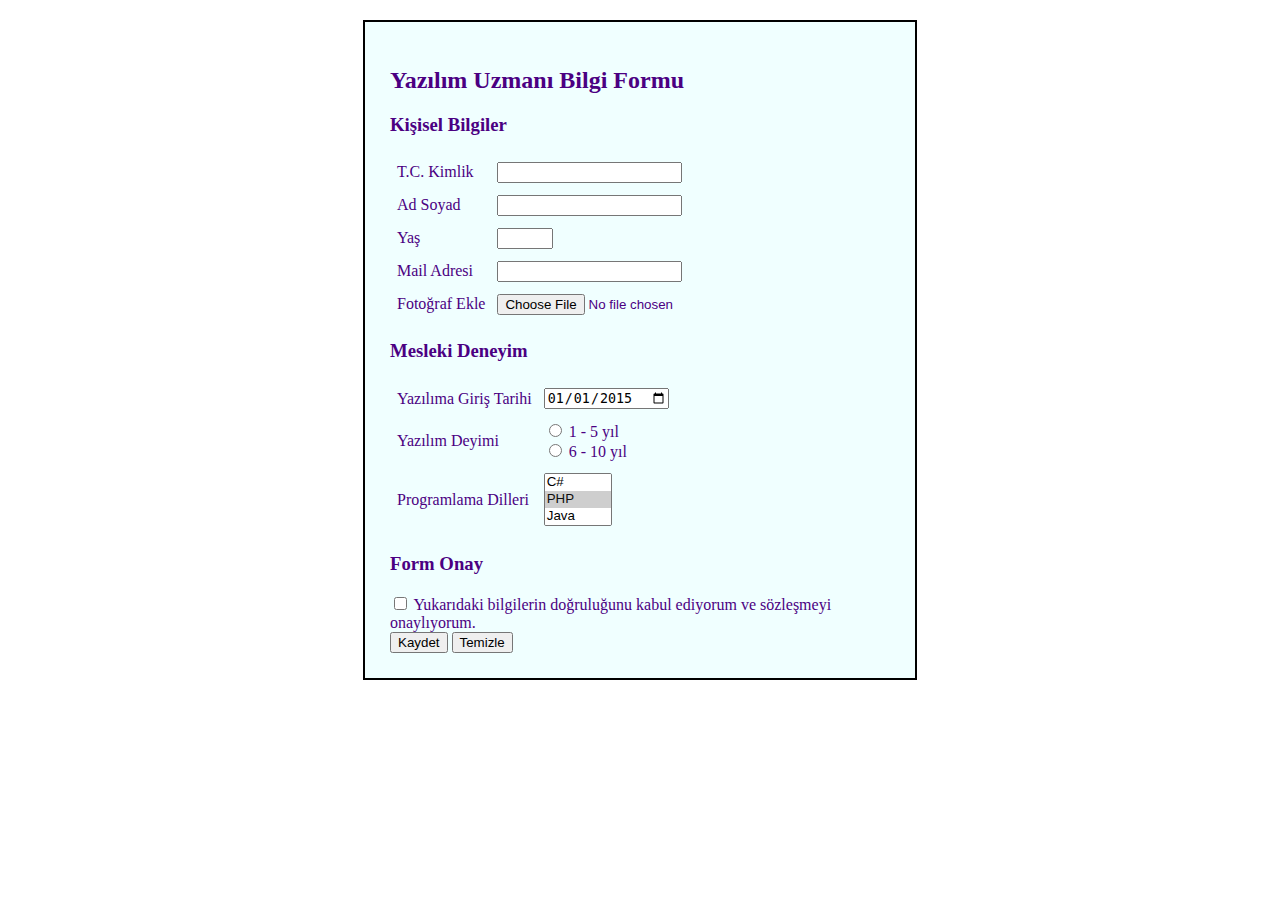
<file: 28.02.2024/index.html>
<!DOCTYPE html>
<html>
<head>
	<meta charset="utf-8">
	<meta name="viewport" content="width=device-width, initial-scale=1">
	<title></title>
	
 <style type="text/css">
 	.arka{
 		margin:auto;
            margin-top:20px;
            height:auto;
            width:500px;
            color:indigo;
            border:2px solid black;
            padding:25px;
            background:azure;
 	}
 </style>
</head>
<body>
	<div class="arka">
		<form action="kontrol.php" name="basvuru">
         <h2>Yazılım Uzmanı Bilgi Formu</h2>
            <h3>Kişisel Bilgiler</h3>
            <table cellpadding="5px">
               <tr>
                  <td>T.C. Kimlik</td>
                  <td><input type="text" name="tc" class="form-control">
                  </td>
               </tr>
               <tr>
                  <td>Ad Soyad</td>
                  <td><input type="text" name="adSoyad" class="form
control"></td>
               </tr>
                <tr>
                   <td>Yaş</td>
                   <td><input type="number" name="yas" min="20" max="40" 
class="form-control" ></td>
                </tr>
                <tr>
                   <td>Mail Adresi</td>
                   <td><input type="email" name="ePosta" class="form
control" ></td>
                </tr>
                 <tr>
                   <td>Fotoğraf Ekle</td>
                   <td><input type="file"name="profil"></td>
                </tr>
                </table>
                <h3>Mesleki Deneyim</h3>
             <table cellpadding="5px">
                <tr>
                   <td>Yazılıma Giriş Tarihi</td>
                   <td>
                      <input type="date" name="tarih" value="2015-01-01" 
class="form-control">
                   </td>
                </tr>
                <tr>
                   <td>Yazılım Deyimi</td>
                   <td>
                      <label><input type="radio" name="deneyim"> 1 - 5 yıl
      </label><br>
                      <label><input type="radio" name="deneyim"> 6 - 10 yıl
      </label><br>
                   </td>
                </tr>
                <tr>
                   <td>Programlama Dilleri</td>
                   <td>
                      <select name="pDil"  multiple size="3" class="form-control">
                         <option>C#</option>
                         <option selected>PHP</option>
                         <option>Java</option>
                         <option>Python</option>
                         <option>JavaScript</option>
                         <option>C++</option>
                         <option>C</option>
                         <option>Pascal</option>
                      </select>
                   </td>
                </tr>
             </table>
            <h3>Form Onay</h3>
               <label><input type="checkbox" name="onay"> Yukarıdaki bilgilerin 
doğruluğunu kabul ediyorum ve sözleşmeyi onaylıyorum.
 </label><br>
 <input type="submit" value="Kaydet"  class="btn btn-primary btn-block">
 <input type="reset" value="Temizle"  class="btn btn-danger btn-block">
 </form>


	</div>

</body>
</html>
</file>
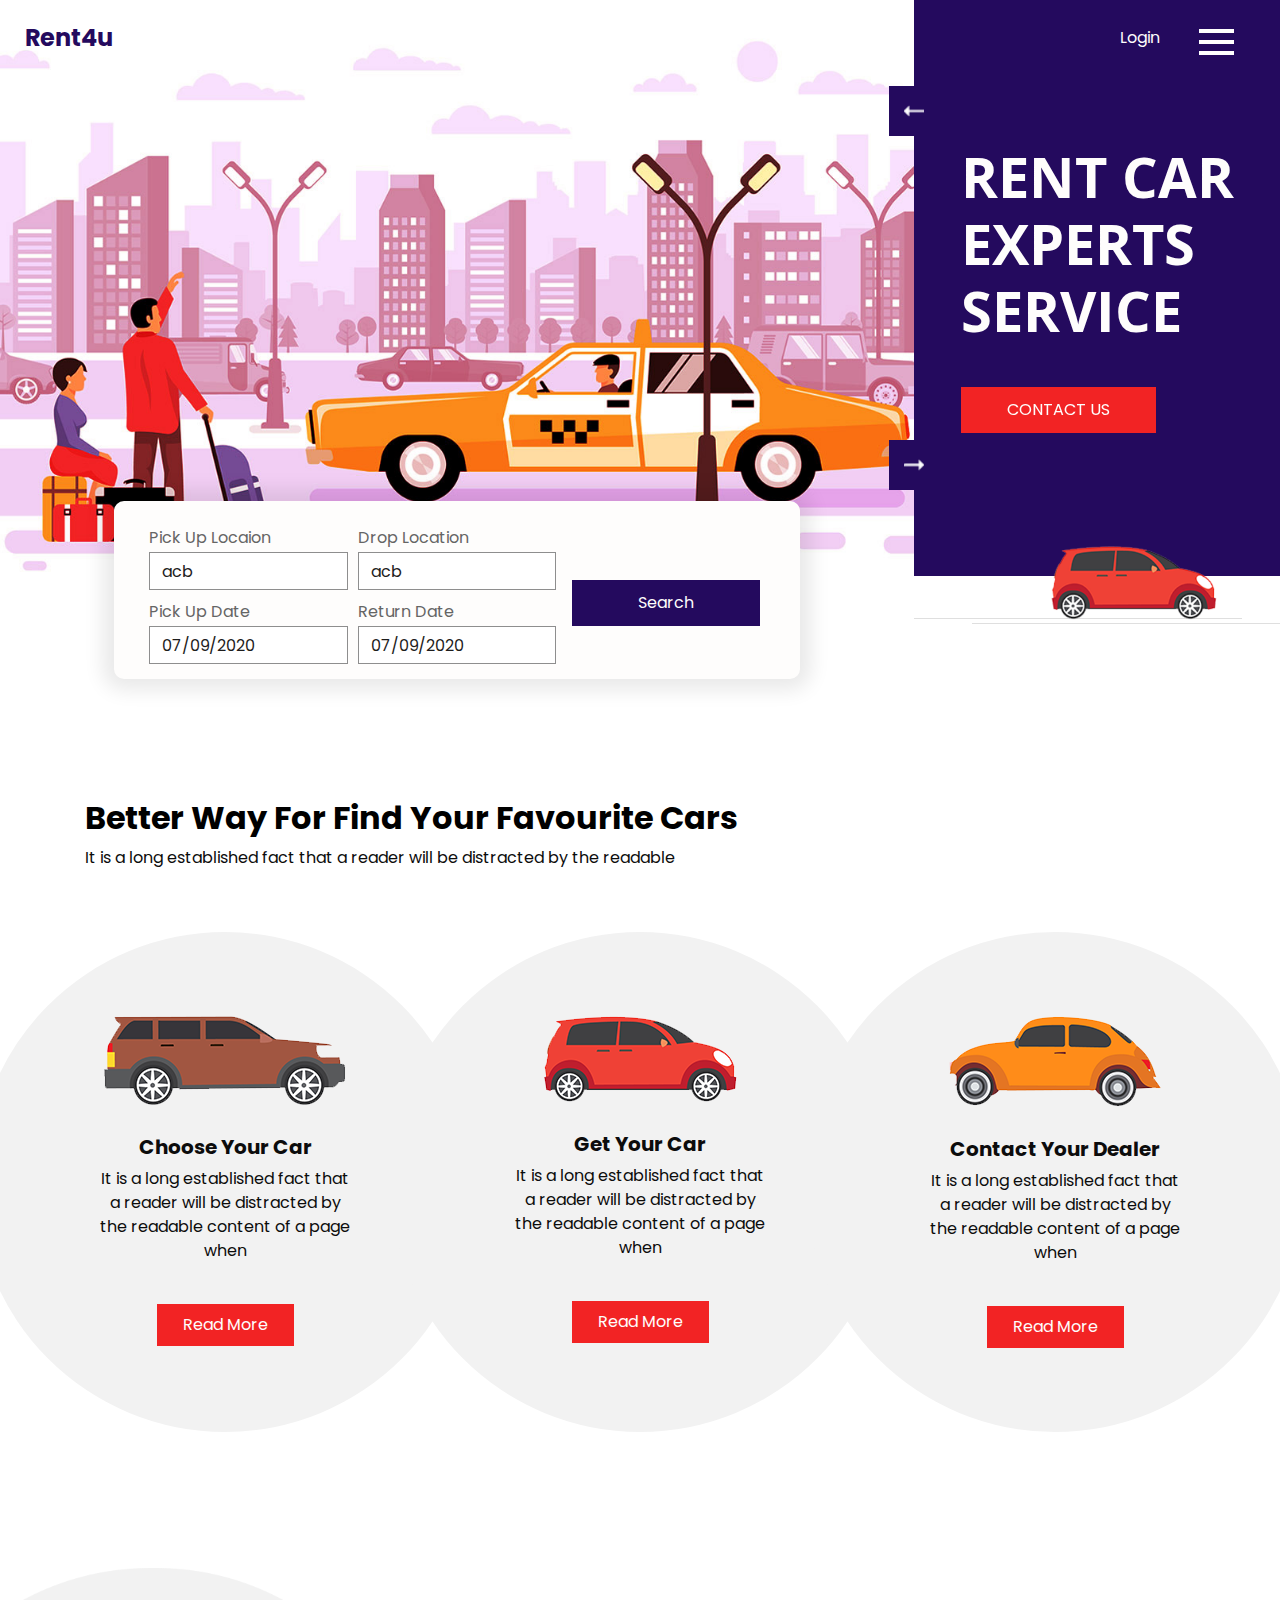
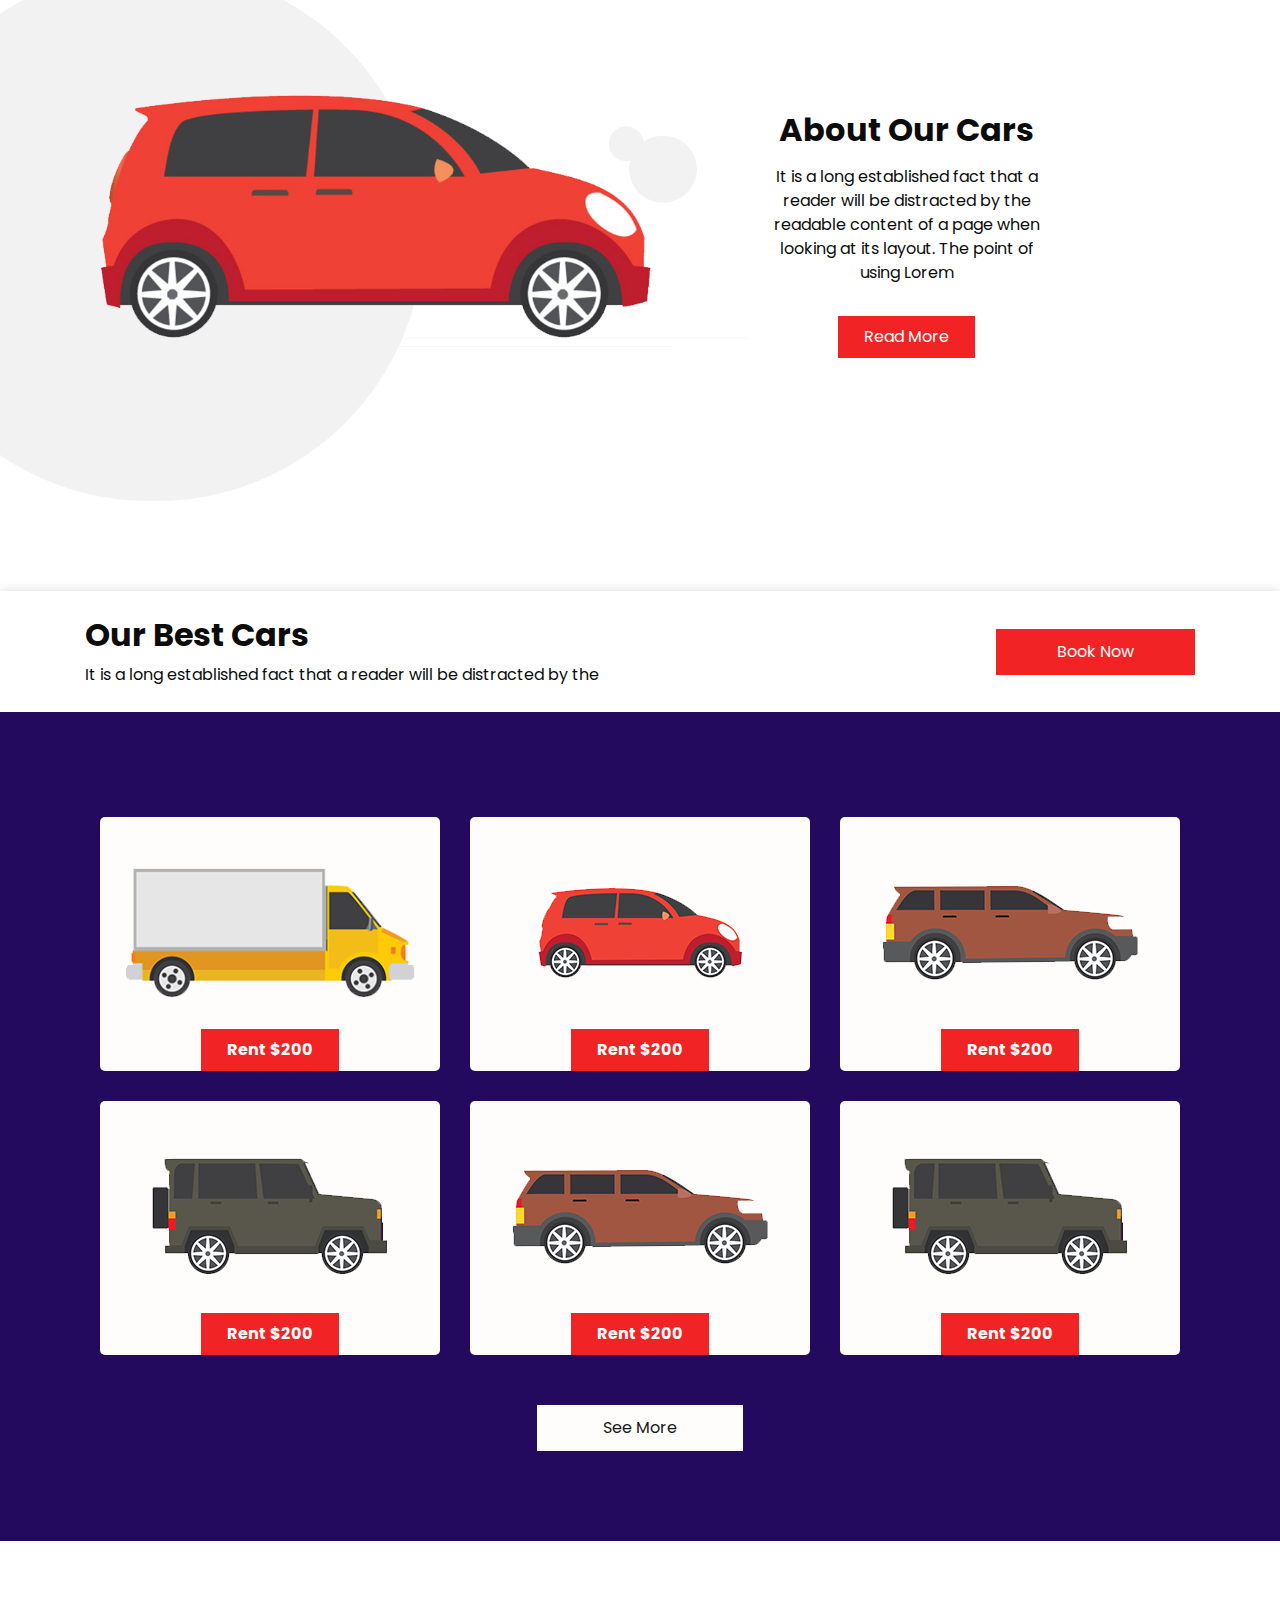
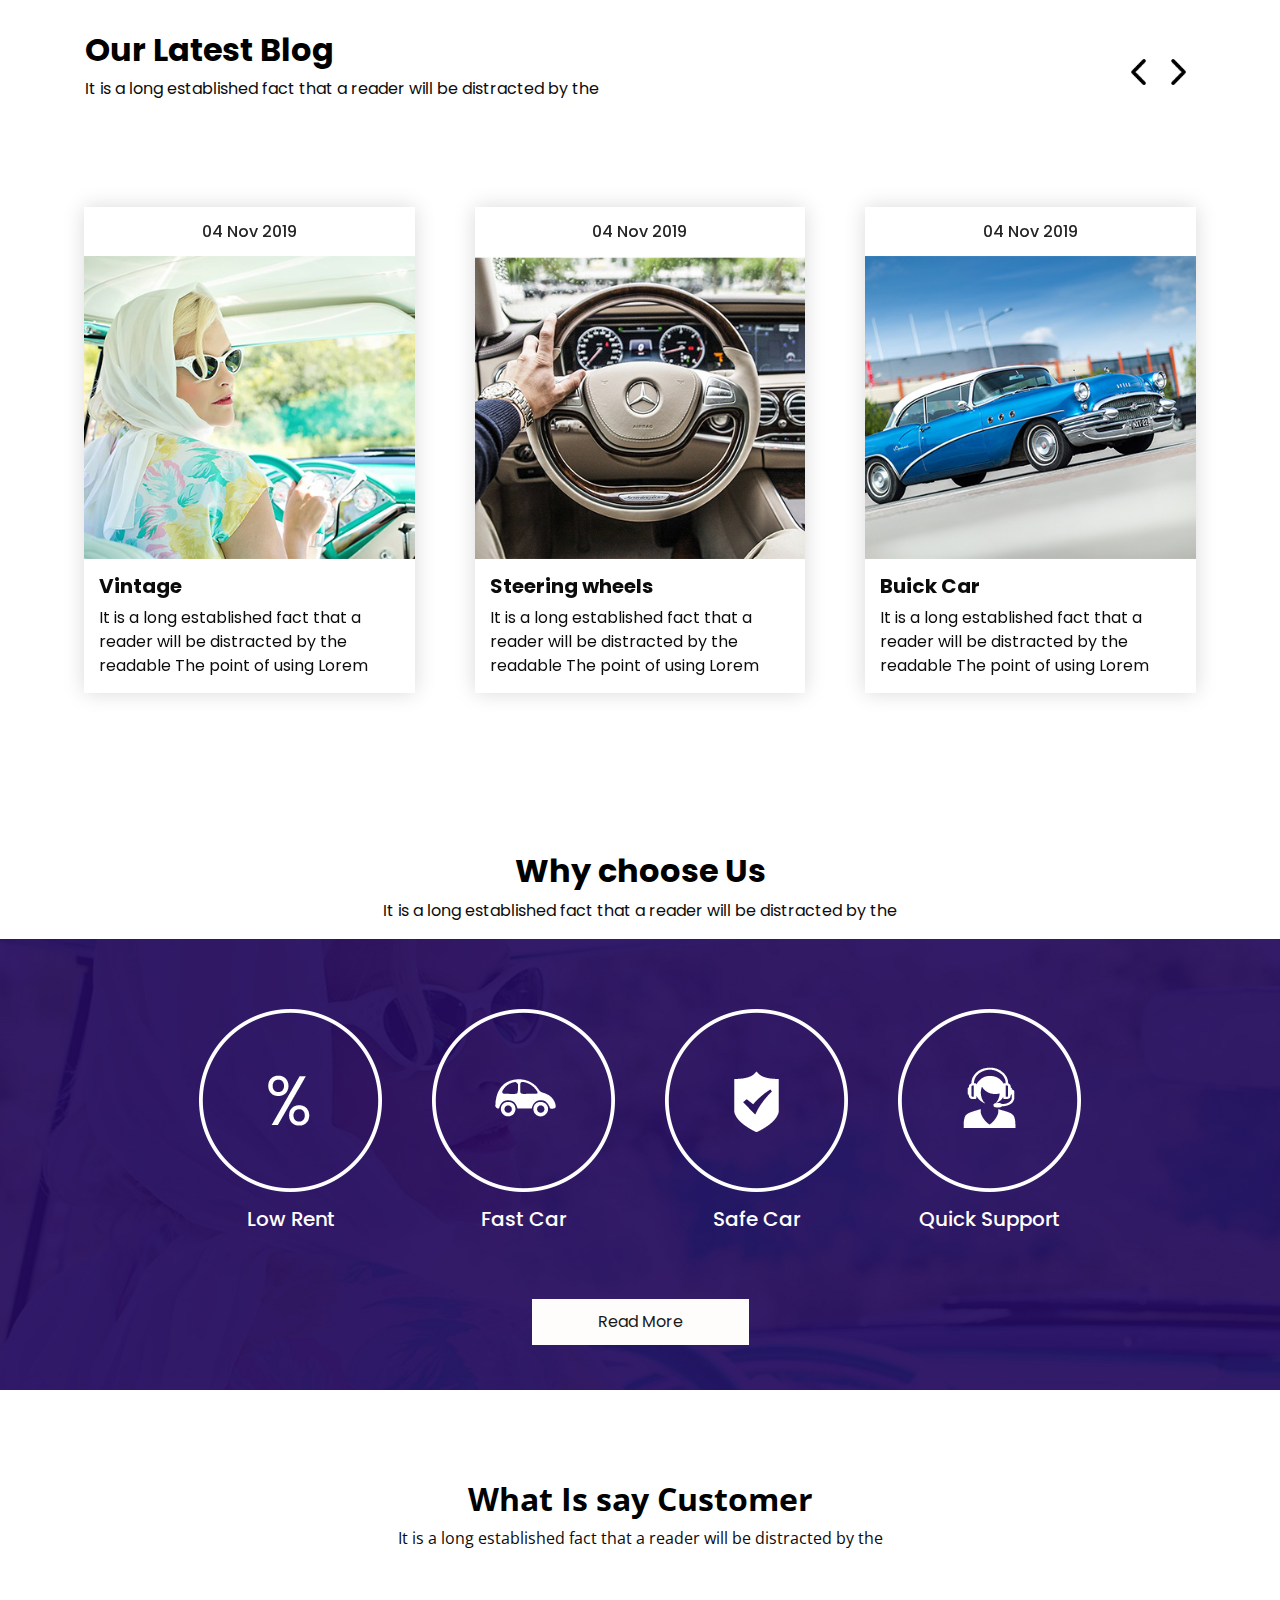
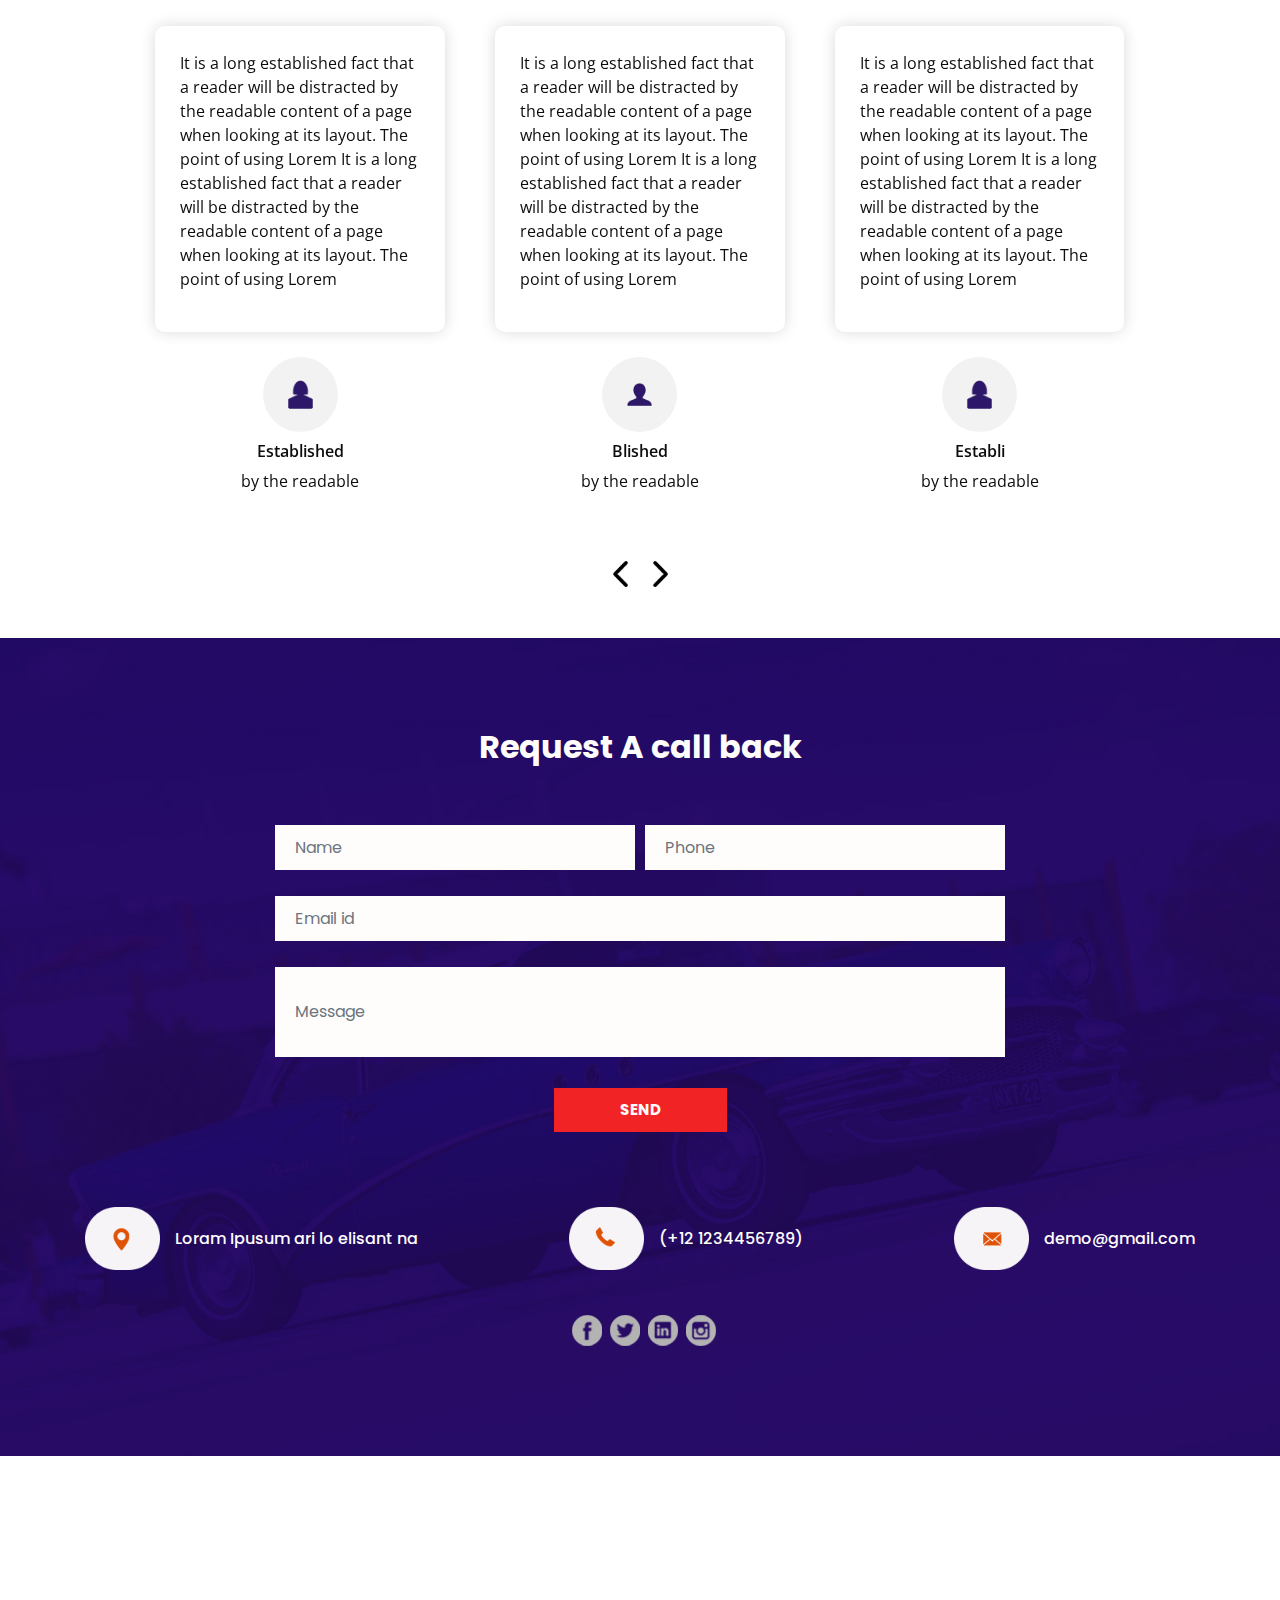
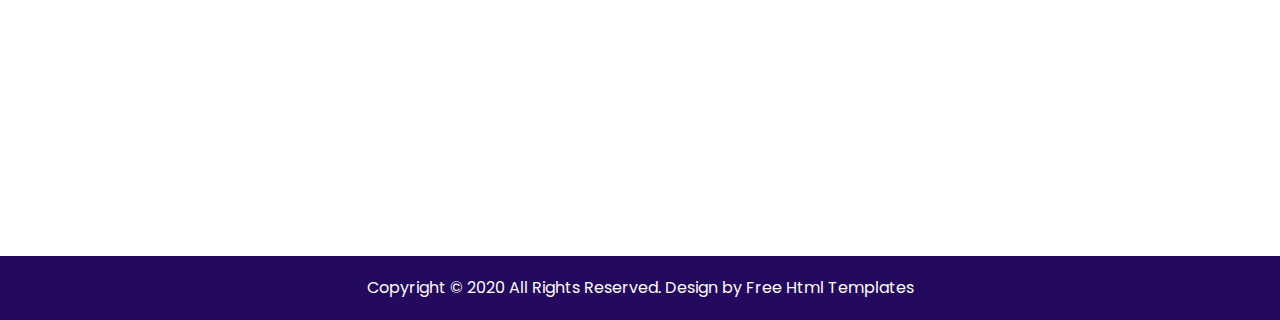
<file: Sümeyrah Soydan 192/index.html>
<!DOCTYPE html>
<html>

<head>
  <!-- Basic -->
  <meta charset="utf-8" />
  <meta http-equiv="X-UA-Compatible" content="IE=edge" />
  <!-- Mobile Metas -->
  <meta name="viewport" content="width=device-width, initial-scale=1, shrink-to-fit=no" />
  <!-- Site Metas -->
  <meta name="keywords" content="" />
  <meta name="description" content="" />
  <meta name="author" content="" />

  <title>Rent4u</title>

  <!-- slider stylesheet -->
  <link rel="stylesheet" type="text/css" href="https://cdnjs.cloudflare.com/ajax/libs/OwlCarousel2/2.3.4/assets/owl.carousel.min.css" />

  <!-- bootstrap core css -->
  <link rel="stylesheet" type="text/css" href="css/bootstrap.css" />

  <!-- fonts style -->
  <link href="https://fonts.googleapis.com/css?family=Open+Sans:400,700|Poppins:400,600,700&display=swap" rel="stylesheet">

  <!-- Custom styles for this template -->
  <link href="css/style.css" rel="stylesheet" />
  <!-- responsive style -->
  <link href="css/responsive.css" rel="stylesheet" />
</head>

<body>
  <div class="hero_area">
    <!-- header section strats -->
    <header class="header_section">
      <div class="container-fluid">
        <nav class="navbar navbar-expand-lg custom_nav-container">
          <a class="navbar-brand" href="index.html">
            <span>
              Rent4u
            </span>
          </a>

          <div class="navbar-collapse" id="">
            <div class="user_option">
              <a href="">
                Login
              </a>
            </div>
            <div class="custom_menu-btn">
              <button onclick="openNav()">
                <span class="s-1"> </span>
                <span class="s-2"> </span>
                <span class="s-3"> </span>
              </button>
            </div>
            <div id="myNav" class="overlay">
              <div class="overlay-content">
                <a href="index.html">Home</a>
                <a href="about.html">About</a>
                <a href="car.html">Cars</a>
                <a href="blog.html">Blog</a>
                <a href="contact.html">Contact Us</a>
                <a href="#">Login</a>
              </div>
            </div>
          </div>
        </nav>
      </div>
    </header>
    <!-- end header section -->
    <!-- slider section -->
    <section class=" slider_section position-relative">
      <div class="slider_container">
        <div class="img-box">
          <img src="images/hero-img.jpg" alt="">
        </div>
        <div class="detail_container">
          <div id="carouselExampleControls" class="carousel slide" data-ride="carousel">
            <div class="carousel-inner">
              <div class="carousel-item active">
                <div class="detail-box">
                  <h1>
                    Rent Car <br>
                    Experts <br>
                    Service
                  </h1>
                  <a href="">
                    Contact Us
                  </a>
                </div>
              </div>
              <div class="carousel-item">
                <div class="detail-box">
                  <h1>
                    Rent Car <br>
                    Experts <br>
                    Service
                  </h1>
                  <a href="">
                    Contact Us
                  </a>
                </div>
              </div>
              <div class="carousel-item">
                <div class="detail-box">
                  <h1>
                    Rent Car <br>
                    Experts <br>
                    Service
                  </h1>
                  <a href="">
                    Contact Us
                  </a>
                </div>
              </div>
            </div>
            <a class="carousel-control-prev" href="#carouselExampleControls" role="button" data-slide="prev">
              <span class="sr-only">Previous</span>
            </a>
            <a class="carousel-control-next" href="#carouselExampleControls" role="button" data-slide="next">
              <span class="sr-only">Next</span>
            </a>
          </div>

        </div>
      </div>
    </section>
    <!-- end slider section -->
  </div>
  <!-- book section -->
  <section class="book_section">
    <div class="form_container">
      <form action="">
        <div class="form-row">
          <div class="col-lg-8">
            <div class="form-row">
              <div class="col-md-6">
                <label for="parkingName">Pick Up Locaion</label>
                <input type="text" class="form-control" placeholder="acb ">
              </div>
              <div class="col-md-6">
                <label for="parkingNumber">Drop Location</label>
                <input type="text" class="form-control" placeholder="acb ">
              </div>
            </div>
            <div class="form-row">
              <div class="col-md-6">
                <label for="parkingName">Pick Up Date</label>
                <input type="text" class="form-control" placeholder="07/09/2020">
              </div>
              <div class="col-md-6">
                <label for="parkingNumber">Return Date</label>
                <input type="text" class="form-control" placeholder="07/09/2020">
              </div>
            </div>
          </div>
          <div class="col-lg-4">
            <div class="btn-container">
              <button type="submit" class="">
                Search
              </button>
            </div>
          </div>
        </div>

      </form>
    </div>
    <div class="img-box">
      <img src="images/book-car.png" alt="">
    </div>
  </section>

  <!-- end book section -->

  <!-- car section -->

  <section class="car_section layout_padding2-top layout_padding-bottom">
    <div class="container">
      <div class="heading_container">
        <h2>
          Better Way For Find Your Favourite Cars
        </h2>
        <p>
          It is a long established fact that a reader will be distracted by the readable
        </p>
      </div>
      <div class="car_container">
        <div class="box">
          <div class="img-box">
            <img src="images/c-1.png" alt="">
          </div>
          <div class="detail-box">
            <h5>
              Choose Your Car
            </h5>
            <p>
              It is a long established fact that a reader will be distracted by the readable content of a page when
            </p>
            <a href="">
              Read More
            </a>
          </div>
        </div>
        <div class="box">
          <div class="img-box">
            <img src="images/c-2.png" alt="">
          </div>
          <div class="detail-box">
            <h5>
              Get Your Car
            </h5>
            <p>
              It is a long established fact that a reader will be distracted by the readable content of a page when
            </p>
            <a href="">
              Read More
            </a>
          </div>
        </div>
        <div class="box">
          <div class="img-box">
            <img src="images/c-3.png" alt="">
          </div>
          <div class="detail-box">
            <h5>
              Contact Your Dealer
            </h5>
            <p>
              It is a long established fact that a reader will be distracted by the readable content of a page when
            </p>
            <a href="">
              Read More
            </a>
          </div>
        </div>
      </div>
    </div>
  </section>

  <!-- end car section -->

  <!-- about section -->

  <section class="about_section layout_padding-bottom">
    <div class="container-fluid">
      <div class="row">
        <div class="col-md-7 px-0">
          <div class="img-box">
            <img src="images/about-img.png" alt="">
          </div>
        </div>
        <div class="col-md-4 col-lg-3">
          <div class="detail-box">
            <h2>
              About Our Cars
            </h2>
            <p>
              It is a long established fact that a reader will be distracted by the readable content of a page when looking at its layout. The point of using Lorem
            </p>
            <a href="">
              Read More
            </a>
          </div>
        </div>
      </div>
    </div>
  </section>

  <!-- end about section -->


  <!-- best section -->

  <section class="best_section">
    <div class="container">
      <div class="book_now">
        <div class="detail-box">
          <h2>
            Our Best Cars
          </h2>
          <p>
            It is a long established fact that a reader will be distracted by the
          </p>
        </div>
        <div class="btn-box">
          <a href="">
            Book Now
          </a>
        </div>
      </div>
    </div>
  </section>

  <!-- end best section -->

  <!-- rent section -->

  <section class="rent_section layout_padding">
    <div class="container">
      <div class="rent_container">
        <div class="box">
          <div class="img-box">
            <img src="images/r-1.png" alt="">
          </div>
          <div class="price">
            <a href="">
              Rent $200
            </a>
          </div>
        </div>
        <div class="box">
          <div class="img-box">
            <img src="images/r-2.png" alt="">
          </div>
          <div class="price">
            <a href="">
              Rent $200
            </a>
          </div>
        </div>
        <div class="box">
          <div class="img-box">
            <img src="images/r-3.png" alt="">
          </div>
          <div class="price">
            <a href="">
              Rent $200
            </a>
          </div>
        </div>
        <div class="box">
          <div class="img-box">
            <img src="images/r-4.png" alt="">
          </div>
          <div class="price">
            <a href="">
              Rent $200
            </a>
          </div>
        </div>
        <div class="box">
          <div class="img-box">
            <img src="images/r-5.png" alt="">
          </div>
          <div class="price">
            <a href="">
              Rent $200
            </a>
          </div>
        </div>
        <div class="box">
          <div class="img-box">
            <img src="images/r-6.png" alt="">
          </div>
          <div class="price">
            <a href="">
              Rent $200
            </a>
          </div>
        </div>
      </div>
      <div class="btn-box">
        <a href="">
          See More
        </a>
      </div>
    </div>
  </section>


  <!-- end rent section -->

  <!-- blog section -->

  <section class="blog_section layout_padding">
    <div class="container">
      <div class="heading_container">
        <h2>
          Our Latest Blog
        </h2>
        <p>
          It is a long established fact that a reader will be distracted by the
        </p>
      </div>
    </div>
    <div class="blog_container">
      <div class="layout_padding2-top">
        <div class="carousel-wrap ">
          <div class="owl-carousel">
            <div class="item">
              <div class="box">
                <div class="date-box">
                  <h6>
                    04 Nov 2019
                  </h6>
                </div>
                <div class="img-box">
                  <img src="images/b-1.jpg" alt="">
                </div>
                <div class="detail-box">
                  <h5>
                    Vintage
                  </h5>
                  <p>
                    It is a long established fact that a reader will be distracted by the readable The point of using Lorem </p>
                </div>
              </div>
            </div>
            <div class="item">
              <div class="box">
                <div class="date-box">
                  <h6>
                    04 Nov 2019
                  </h6>
                </div>
                <div class="img-box">
                  <img src="images/b-2.jpg" alt="">
                </div>
                <div class="detail-box">
                  <h5>
                    Steering wheels
                  </h5>
                  <p>
                    It is a long established fact that a reader will be distracted by the readable The point of using Lorem </p>
                </div>
              </div>
            </div>
            <div class="item">
              <div class="box">
                <div class="date-box">
                  <h6>
                    04 Nov 2019
                  </h6>
                </div>
                <div class="img-box">
                  <img src="images/b-3.jpg" alt="">
                </div>
                <div class="detail-box">
                  <h5>
                    Buick Car
                  </h5>
                  <p>
                    It is a long established fact that a reader will be distracted by the readable The point of using Lorem </p>
                </div>
              </div>
            </div>
            <div class="item">
              <div class="box">
                <div class="date-box">
                  <h6>
                    04 Nov 2019
                  </h6>
                </div>
                <div class="img-box">
                  <img src="images/b-2.jpg" alt="">
                </div>
                <div class="detail-box">
                  <h5>
                    Steering wheels
                  </h5>
                  <p>
                    It is a long established fact that a reader will be distracted by the readable The point of using Lorem </p>
                </div>
              </div>
            </div>
          </div>
        </div>
      </div>
    </div>
  </section>

  <!-- end blog section -->

  <!-- us section -->

  <section class="us_section">
    <div class="container">
      <div class="heading_container">
        <h2>
          Why choose Us
        </h2>
        <p>
          It is a long established fact that a reader will be distracted by the
        </p>
      </div>
    </div>
    <div class="us_container layout_padding2">
      <div class="content_box">
        <div class="box">
          <div class="img-box">
            <img src="images/u-1.png" alt="">
          </div>
          <div class="detail-box">
            <h5>
              Low Rent
            </h5>
          </div>
        </div>
        <div class="box">
          <div class="img-box">
            <img src="images/u-2.png" alt="">
          </div>
          <div class="detail-box">
            <h5>
              Fast Car
            </h5>
          </div>
        </div>
        <div class="box">
          <div class="img-box">
            <img src="images/u-3.png" alt="">
          </div>
          <div class="detail-box">
            <h5>
              Safe Car
            </h5>
          </div>
        </div>
        <div class="box">
          <div class="img-box">
            <img src="images/u-4.png" alt="">
          </div>
          <div class="detail-box">
            <h5>
              Quick Support
            </h5>
          </div>
        </div>
      </div>
      <div class="btn-box">
        <a href="">
          Read More
        </a>
      </div>
    </div>
  </section>

  <!-- end us section -->

  <!-- client section -->

  <section class="client_section layout_padding">
    <div class="container">
      <div class="heading_container">
        <h2>
          What Is say Customer
        </h2>
        <p>
          It is a long established fact that a reader will be distracted by the
        </p>
      </div>
      <div class="layout_padding2-top">
        <div class="carousel-wrap ">
          <div class="owl-carousel">
            <div class="item">
              <div class="box">
                <div class="detail-box">
                  <p>
                    It is a long established fact that a reader will be distracted by the readable content of a page when looking at its layout. The point of using Lorem It is a long established fact that a reader will be distracted by the readable content of a page when looking at its layout. The point of using Lorem
                  </p>
                </div>
                <div class="client_id">
                  <div class="img-box">
                    <img src="images/client-1.png" alt="" class="img-1">
                    <img src="images/client-1-white.png" alt="" class="img-2">
                  </div>
                  <div class="name">
                    <h6>
                      Established
                    </h6>
                    <p>
                      by the readable
                    </p>
                  </div>
                </div>
              </div>
            </div>
            <div class="item">
              <div class="box">
                <div class="detail-box">
                  <p>
                    It is a long established fact that a reader will be distracted by the readable content of a page when looking at its layout. The point of using Lorem It is a long established fact that a reader will be distracted by the readable content of a page when looking at its layout. The point of using Lorem
                  </p>
                </div>
                <div class="client_id">
                  <div class="img-box">
                    <img src="images/client-2.png" alt="" class="img-1">
                    <img src="images/client-2-white.png" alt="" class="img-2">
                  </div>
                  <div class="name">
                    <h6>
                      Blished
                    </h6>
                    <p>
                      by the readable
                    </p>
                  </div>
                </div>
              </div>
            </div>
            <div class="item">
              <div class="box">
                <div class="detail-box">
                  <p>
                    It is a long established fact that a reader will be distracted by the readable content of a page when looking at its layout. The point of using Lorem It is a long established fact that a reader will be distracted by the readable content of a page when looking at its layout. The point of using Lorem
                  </p>
                </div>
                <div class="client_id">
                  <div class="img-box">
                    <img src="images/client-1.png" alt="" class="img-1">
                    <img src="images/client-1-white.png" alt="" class="img-2">
                  </div>
                  <div class="name">
                    <h6>
                      Establi
                    </h6>
                    <p>
                      by the readable
                    </p>
                  </div>
                </div>
              </div>
            </div>
            <div class="item">
              <div class="box">
                <div class="detail-box">
                  <p>
                    It is a long established fact that a reader will be distracted by the readable content of a page when looking at its layout. The point of using Lorem It is a long established fact that a reader will be distracted by the readable content of a page when looking at its layout. The point of using Lorem
                  </p>
                </div>
                <div class="client_id">
                  <div class="img-box">
                    <img src="images/client-1.png" alt="" class="img-1">
                    <img src="images/client-1-white.png" alt="" class="img-2">
                  </div>
                  <div class="name">
                    <h6>
                      Establi
                    </h6>
                    <p>
                      by the readable
                    </p>
                  </div>
                </div>
              </div>
            </div>
          </div>
        </div>
      </div>

    </div>
  </section>

  <!-- end client section -->

  <!-- contact section -->

  <section class="contact_section layout_padding">
    <div class="container">
      <div class="heading_container">
        <h2>
          Request A call back
        </h2>
      </div>
      <div class="row">
        <div class="col-md-8 mx-auto">
          <div class="form_container">
            <form>
              <div class="form-row">
                <div class="form-group col-md-6">
                  <input type="text" class="form-control" id="inputName4" placeholder="Name ">
                </div>
                <div class="form-group col-md-6">
                  <input type="text" class="form-control" id="inputSubject4" placeholder="Phone">
                </div>
              </div>
              <div class="form-row">
                <div class="form-group col">
                  <input type="email" class="form-control" id="inputEmail4" placeholder="Email id">
                </div>
              </div>
              <div class="form-group">
                <input type="text" class="form-control" id="inputMessage" placeholder="Message">
              </div>
              <div class="d-flex justify-content-center">
                <button type="submit" class="">Send</button>
              </div>
            </form>
          </div>
        </div>
      </div>
      <div class="contact_items">

        <a href="">
          <div class="img-box">
            <img src="images/location.png" alt="">
          </div>
          <h6>
            Loram Ipusum ari
            lo elisant na
          </h6>
        </a>
        <a href="">
          <div class="img-box">
            <img src="images/call.png" alt="">
          </div>
          <h6>
            (+12 1234456789)
          </h6>
        </a>
        <a href="">
          <div class="img-box">
            <img src="images/mail.png" alt="">
          </div>
          <h6>
            demo@gmail.com
          </h6>
        </a>

      </div>
      <div class="social_container">
        <div class="social-box">
          <div>
            <a href="">
              <img src="images/fb.png" alt="">
            </a>
          </div>
          <div>
            <a href="">
              <img src="images/twitter.png" alt="">
            </a>
          </div>
          <div>
            <a href="">
              <img src="images/linkedin.png" alt="">
            </a>
          </div>
          <div>
            <a href="">
              <img src="images/insta.png" alt="">
            </a>
          </div>
        </div>
      </div>
    </div>
  </section>

  <!-- end contact section -->

  <!-- map section -->

  <section class="map_section">
    <!-- map section -->
    <div class="map_container">
      <div class="map-responsive">
        <iframe src="https://www.google.com/maps/embed/v1/place?key=AIzaSyA0s1a7phLN0iaD6-UE7m4qP-z21pH0eSc&q=Eiffel+Tower+Paris+France" width="600" height="300" frameborder="0" style="border:0; width: 100%; height:100%" allowfullscreen></iframe>
      </div>
    </div>
    <!-- end map section -->
  </section>


  <!-- end map section -->

  <!-- footer section -->
  <footer class="container-fluid footer_section">
    <p>
      Copyright &copy; 2020 All Rights Reserved. Design by
      <a href="https://html.design/">Free Html Templates</a>
    </p>
  </footer>
  <!-- footer section -->

  <script src="js/jquery-3.4.1.min.js"></script>
  <script src="js/bootstrap.js"></script>
  <script src="https://cdnjs.cloudflare.com/ajax/libs/OwlCarousel2/2.3.4/owl.carousel.min.js">
  </script>
  <script src="js/custom.js"></script>


</body>

</html>
</file>
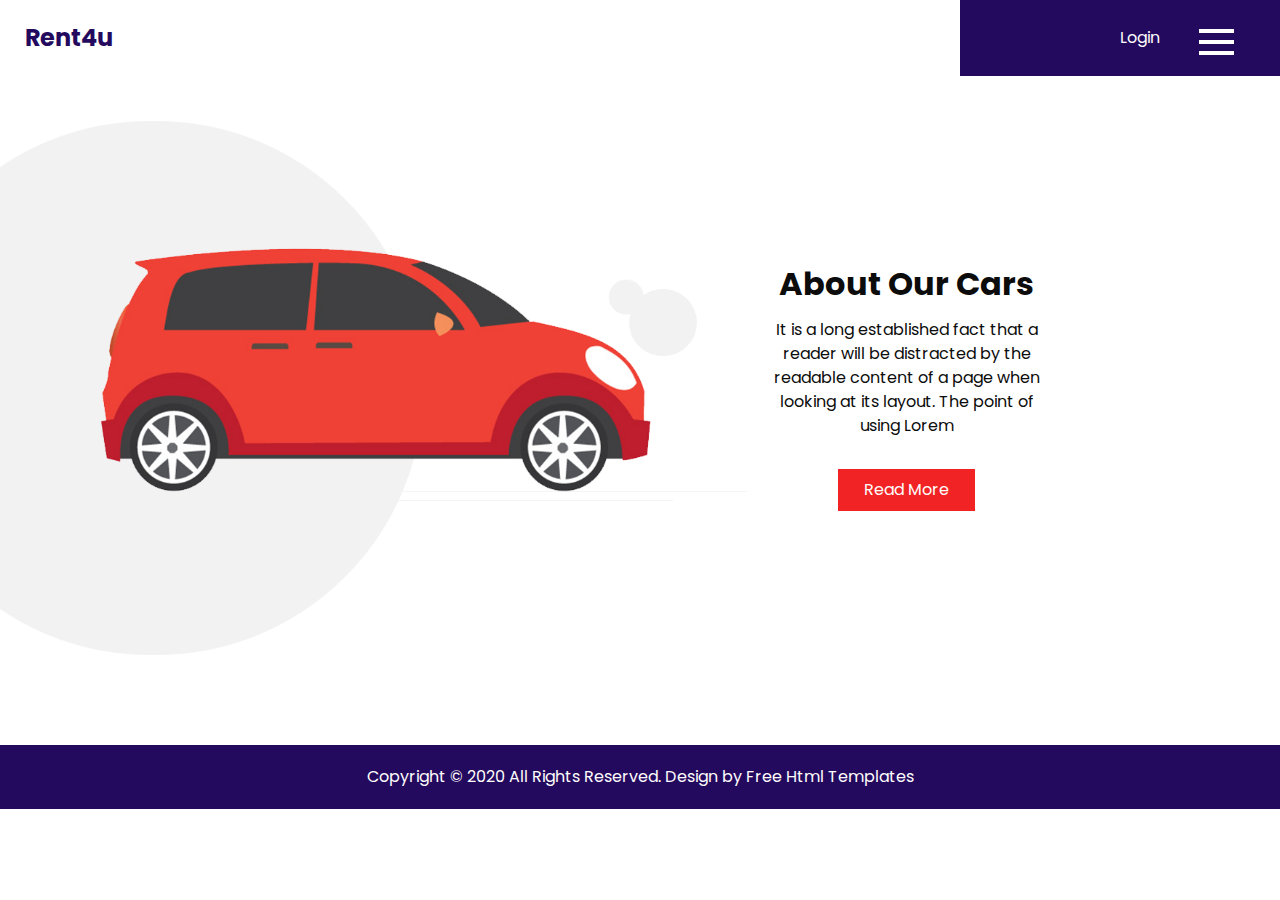
<file: Sümeyrah Soydan 192/about.html>
<!DOCTYPE html>
<html>

<head>
  <!-- Basic -->
  <meta charset="utf-8" />
  <meta http-equiv="X-UA-Compatible" content="IE=edge" />
  <!-- Mobile Metas -->
  <meta name="viewport" content="width=device-width, initial-scale=1, shrink-to-fit=no" />
  <!-- Site Metas -->
  <meta name="keywords" content="" />
  <meta name="description" content="" />
  <meta name="author" content="" />

  <title>Rent4u</title>

  <!-- slider stylesheet -->
  <link rel="stylesheet" type="text/css" href="https://cdnjs.cloudflare.com/ajax/libs/OwlCarousel2/2.3.4/assets/owl.carousel.min.css" />

  <!-- bootstrap core css -->
  <link rel="stylesheet" type="text/css" href="css/bootstrap.css" />

  <!-- fonts style -->
  <link href="https://fonts.googleapis.com/css?family=Open+Sans:400,700|Poppins:400,600,700&display=swap" rel="stylesheet">

  <!-- Custom styles for this template -->
  <link href="css/style.css" rel="stylesheet" />
  <!-- responsive style -->
  <link href="css/responsive.css" rel="stylesheet" />
</head>

<body class="sub_page">
  <div class="hero_area">
    <!-- header section strats -->
    <header class="header_section">
      <div class="container-fluid">
        <nav class="navbar navbar-expand-lg custom_nav-container">
          <a class="navbar-brand" href="index.html">
            <span>
              Rent4u
            </span>
          </a>

          <div class="navbar-collapse" id="">
            <div class="user_option">
              <a href="">
                Login
              </a>
            </div>
            <div class="custom_menu-btn">
              <button onclick="openNav()">
                <span class="s-1"> </span>
                <span class="s-2"> </span>
                <span class="s-3"> </span>
              </button>
            </div>
            <div id="myNav" class="overlay">
              <div class="overlay-content">
                <a href="index.html">Home</a>
                <a href="about.html">About</a>
                <a href="car.html">Cars</a>
                <a href="blog.html">Blog</a>
                <a href="contact.html">Contact Us</a>
                <a href="#">Login</a>
              </div>
            </div>
          </div>
        </nav>
      </div>
    </header>
    <!-- end header section -->
  </div>

  <!-- about section -->

  <section class="about_section layout_padding2-top layout_padding-bottom ">
    <div class="container-fluid">
      <div class="row">
        <div class="col-md-7 px-0">
          <div class="img-box">
            <img src="images/about-img.png" alt="">
          </div>
        </div>
        <div class="col-md-4 col-lg-3">
          <div class="detail-box">
            <h2>
              About Our Cars
            </h2>
            <p>
              It is a long established fact that a reader will be distracted by the readable content of a page when looking at its layout. The point of using Lorem
            </p>
            <a href="">
              Read More
            </a>
          </div>
        </div>
      </div>
    </div>
  </section>

  <!-- end about section -->

  <!-- footer section -->
  <footer class="container-fluid footer_section">
    <p>
      Copyright &copy; 2020 All Rights Reserved. Design by
      <a href="https://html.design/">Free Html Templates</a>
    </p>
  </footer>
  <!-- footer section -->

  <script src="js/jquery-3.4.1.min.js"></script>
  <script src="js/bootstrap.js"></script>
  <script src="https://cdnjs.cloudflare.com/ajax/libs/OwlCarousel2/2.3.4/owl.carousel.min.js">
  </script>
  <script src="js/custom.js"></script>

</body>

</html>
</file>
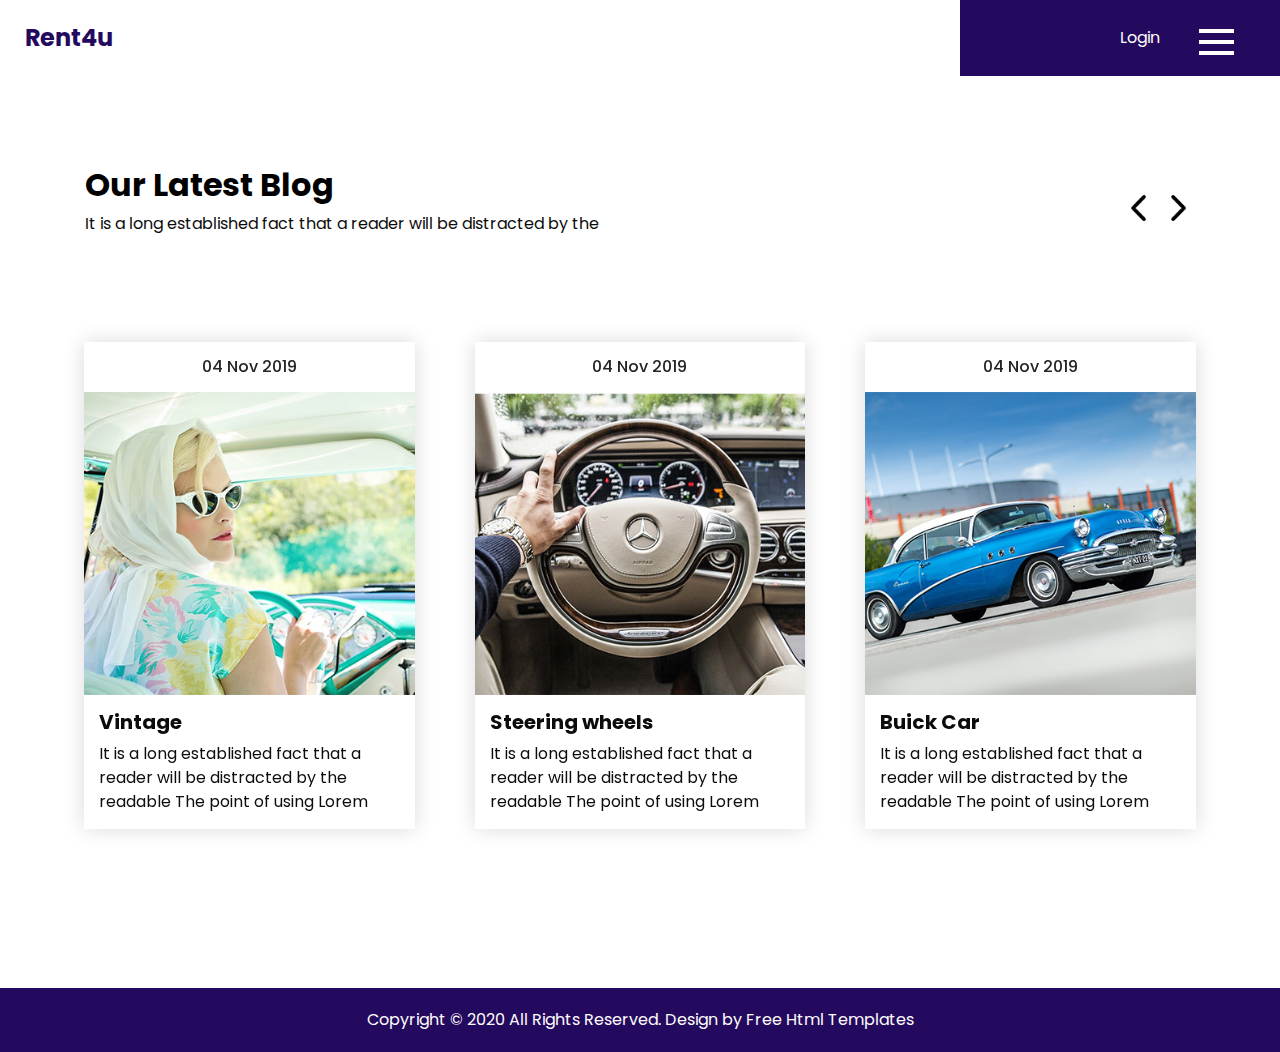
<file: Sümeyrah Soydan 192/blog.html>
<!DOCTYPE html>
<html>

<head>
  <!-- Basic -->
  <meta charset="utf-8" />
  <meta http-equiv="X-UA-Compatible" content="IE=edge" />
  <!-- Mobile Metas -->
  <meta name="viewport" content="width=device-width, initial-scale=1, shrink-to-fit=no" />
  <!-- Site Metas -->
  <meta name="keywords" content="" />
  <meta name="description" content="" />
  <meta name="author" content="" />

  <title>Rent4u</title>

  <!-- slider stylesheet -->
  <link rel="stylesheet" type="text/css" href="https://cdnjs.cloudflare.com/ajax/libs/OwlCarousel2/2.3.4/assets/owl.carousel.min.css" />

  <!-- bootstrap core css -->
  <link rel="stylesheet" type="text/css" href="css/bootstrap.css" />

  <!-- fonts style -->
  <link href="https://fonts.googleapis.com/css?family=Open+Sans:400,700|Poppins:400,600,700&display=swap" rel="stylesheet">

  <!-- Custom styles for this template -->
  <link href="css/style.css" rel="stylesheet" />
  <!-- responsive style -->
  <link href="css/responsive.css" rel="stylesheet" />
</head>

<body class="sub_page">
  <div class="hero_area">
    <!-- header section strats -->
    <header class="header_section">
      <div class="container-fluid">
        <nav class="navbar navbar-expand-lg custom_nav-container">
          <a class="navbar-brand" href="index.html">
            <span>
              Rent4u
            </span>
          </a>

          <div class="navbar-collapse" id="">
            <div class="user_option">
              <a href="">
                Login
              </a>
            </div>
            <div class="custom_menu-btn">
              <button onclick="openNav()">
                <span class="s-1"> </span>
                <span class="s-2"> </span>
                <span class="s-3"> </span>
              </button>
            </div>
            <div id="myNav" class="overlay">
              <div class="overlay-content">
                <a href="index.html">Home</a>
                <a href="about.html">About</a>
                <a href="car.html">Cars</a>
                <a href="blog.html">Blog</a>
                <a href="contact.html">Contact Us</a>
                <a href="#">Login</a>
              </div>
            </div>
          </div>
        </nav>
      </div>
    </header>
    <!-- end header section -->
  </div>

  <!-- blog section -->

  <section class="blog_section layout_padding">
    <div class="container">
      <div class="heading_container">
        <h2>
          Our Latest Blog
        </h2>
        <p>
          It is a long established fact that a reader will be distracted by the
        </p>
      </div>
    </div>
    <div class="blog_container">
      <div class="layout_padding2-top">
        <div class="carousel-wrap ">
          <div class="owl-carousel">
            <div class="item">
              <div class="box">
                <div class="date-box">
                  <h6>
                    04 Nov 2019
                  </h6>
                </div>
                <div class="img-box">
                  <img src="images/b-1.jpg" alt="">
                </div>
                <div class="detail-box">
                  <h5>
                    Vintage
                  </h5>
                  <p>
                    It is a long established fact that a reader will be distracted by the readable The point of using Lorem </p>
                </div>
              </div>
            </div>
            <div class="item">
              <div class="box">
                <div class="date-box">
                  <h6>
                    04 Nov 2019
                  </h6>
                </div>
                <div class="img-box">
                  <img src="images/b-2.jpg" alt="">
                </div>
                <div class="detail-box">
                  <h5>
                    Steering wheels
                  </h5>
                  <p>
                    It is a long established fact that a reader will be distracted by the readable The point of using Lorem </p>
                </div>
              </div>
            </div>
            <div class="item">
              <div class="box">
                <div class="date-box">
                  <h6>
                    04 Nov 2019
                  </h6>
                </div>
                <div class="img-box">
                  <img src="images/b-3.jpg" alt="">
                </div>
                <div class="detail-box">
                  <h5>
                    Buick Car
                  </h5>
                  <p>
                    It is a long established fact that a reader will be distracted by the readable The point of using Lorem </p>
                </div>
              </div>
            </div>
            <div class="item">
              <div class="box">
                <div class="date-box">
                  <h6>
                    04 Nov 2019
                  </h6>
                </div>
                <div class="img-box">
                  <img src="images/b-2.jpg" alt="">
                </div>
                <div class="detail-box">
                  <h5>
                    Steering wheels
                  </h5>
                  <p>
                    It is a long established fact that a reader will be distracted by the readable The point of using Lorem </p>
                </div>
              </div>
            </div>
          </div>
        </div>
      </div>
    </div>
  </section>

  <!-- end blog section -->

  <!-- footer section -->
  <footer class="container-fluid footer_section">
    <p>
      Copyright &copy; 2020 All Rights Reserved. Design by
      <a href="https://html.design/">Free Html Templates</a>
    </p>
  </footer>
  <!-- footer section -->

  <script src="js/jquery-3.4.1.min.js"></script>
  <script src="js/bootstrap.js"></script>
  <script src="https://cdnjs.cloudflare.com/ajax/libs/OwlCarousel2/2.3.4/owl.carousel.min.js">
  </script>
  <script src="js/custom.js"></script>

</body>

</html>
</file>
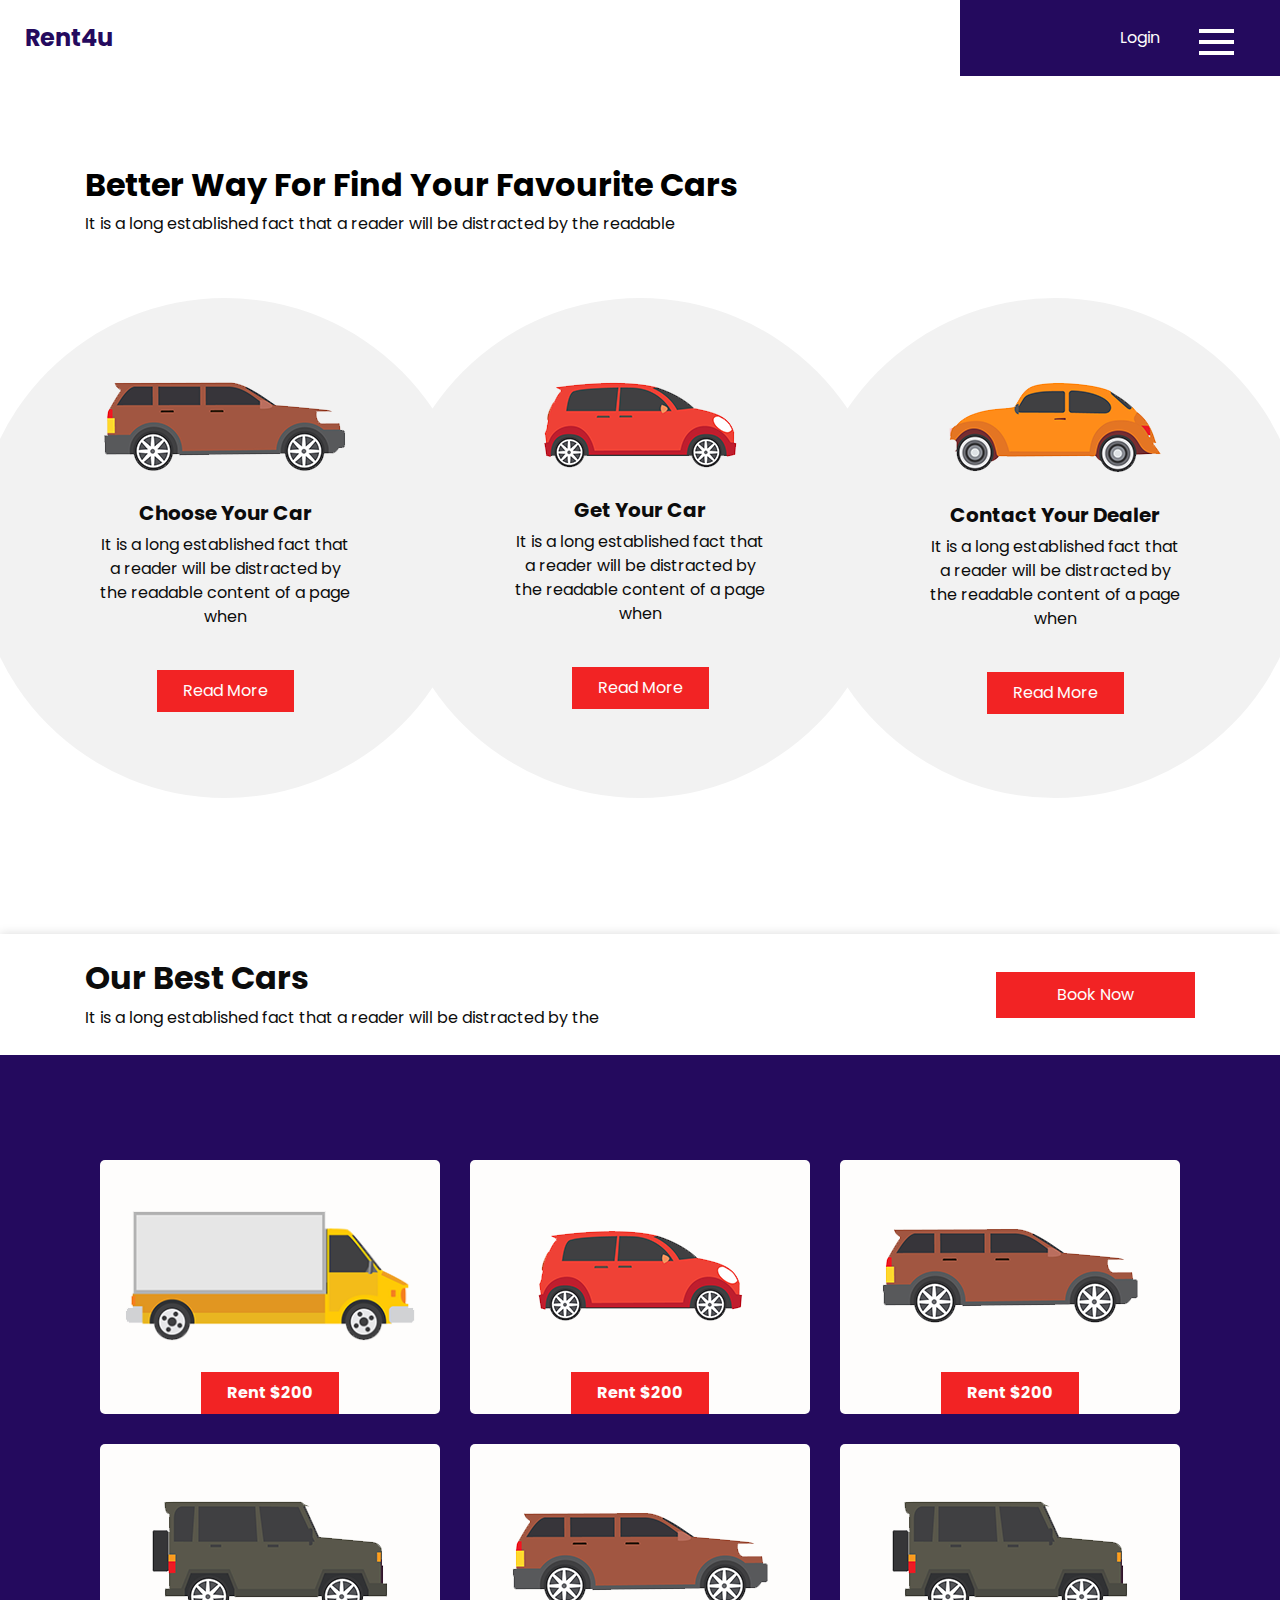
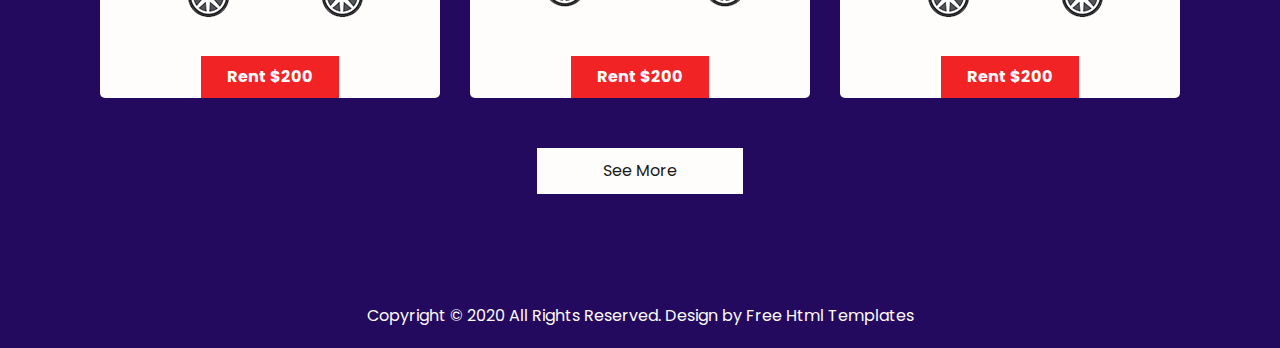
<file: Sümeyrah Soydan 192/car.html>
<!DOCTYPE html>
<html>

<head>
  <!-- Basic -->
  <meta charset="utf-8" />
  <meta http-equiv="X-UA-Compatible" content="IE=edge" />
  <!-- Mobile Metas -->
  <meta name="viewport" content="width=device-width, initial-scale=1, shrink-to-fit=no" />
  <!-- Site Metas -->
  <meta name="keywords" content="" />
  <meta name="description" content="" />
  <meta name="author" content="" />

  <title>Rent4u</title>

  <!-- slider stylesheet -->
  <link rel="stylesheet" type="text/css" href="https://cdnjs.cloudflare.com/ajax/libs/OwlCarousel2/2.3.4/assets/owl.carousel.min.css" />

  <!-- bootstrap core css -->
  <link rel="stylesheet" type="text/css" href="css/bootstrap.css" />

  <!-- fonts style -->
  <link href="https://fonts.googleapis.com/css?family=Open+Sans:400,700|Poppins:400,600,700&display=swap" rel="stylesheet">

  <!-- Custom styles for this template -->
  <link href="css/style.css" rel="stylesheet" />
  <!-- responsive style -->
  <link href="css/responsive.css" rel="stylesheet" />
</head>

<body class="sub_page">
  <div class="hero_area">
    <!-- header section strats -->
    <header class="header_section">
      <div class="container-fluid">
        <nav class="navbar navbar-expand-lg custom_nav-container">
          <a class="navbar-brand" href="index.html">
            <span>
              Rent4u
            </span>
          </a>
          <div class="navbar-collapse" id="">
            <div class="user_option">
              <a href="">
                Login
              </a>
            </div>
            <div class="custom_menu-btn">
              <button onclick="openNav()">
                <span class="s-1"> </span>
                <span class="s-2"> </span>
                <span class="s-3"> </span>
              </button>
            </div>
            <div id="myNav" class="overlay">
              <div class="overlay-content">
                <a href="index.html">Home</a>
                <a href="about.html">About</a>
                <a href="car.html">Cars</a>
                <a href="blog.html">Blog</a>
                <a href="contact.html">Contact Us</a>
                <a href="#">Login</a>
              </div>
            </div>
          </div>
        </nav>
      </div>
    </header>
    <!-- end header section -->
  </div>

  <!-- car section -->

  <section class="car_section layout_padding">
    <div class="container">
      <div class="heading_container">
        <h2>
          Better Way For Find Your Favourite Cars
        </h2>
        <p>
          It is a long established fact that a reader will be distracted by the readable
        </p>
      </div>
      <div class="car_container">
        <div class="box">
          <div class="img-box">
            <img src="images/c-1.png" alt="">
          </div>
          <div class="detail-box">
            <h5>
              Choose Your Car
            </h5>
            <p>
              It is a long established fact that a reader will be distracted by the readable content of a page when
            </p>
            <a href="">
              Read More
            </a>
          </div>
        </div>
        <div class="box">
          <div class="img-box">
            <img src="images/c-2.png" alt="">
          </div>
          <div class="detail-box">
            <h5>
              Get Your Car
            </h5>
            <p>
              It is a long established fact that a reader will be distracted by the readable content of a page when
            </p>
            <a href="">
              Read More
            </a>
          </div>
        </div>
        <div class="box">
          <div class="img-box">
            <img src="images/c-3.png" alt="">
          </div>
          <div class="detail-box">
            <h5>
              Contact Your Dealer
            </h5>
            <p>
              It is a long established fact that a reader will be distracted by the readable content of a page when
            </p>
            <a href="">
              Read More
            </a>
          </div>
        </div>
      </div>
    </div>
  </section>

  <!-- end car section -->


  <!-- best section -->

  <section class="best_section">
    <div class="container">
      <div class="book_now">
        <div class="detail-box">
          <h2>
            Our Best Cars
          </h2>
          <p>
            It is a long established fact that a reader will be distracted by the
          </p>
        </div>
        <div class="btn-box">
          <a href="">
            Book Now
          </a>
        </div>
      </div>
    </div>
  </section>

  <!-- end best section -->

  <!-- rent section -->

  <section class="rent_section layout_padding">
    <div class="container">
      <div class="rent_container">
        <div class="box">
          <div class="img-box">
            <img src="images/r-1.png" alt="">
          </div>
          <div class="price">
            <a href="">
              Rent $200
            </a>
          </div>
        </div>
        <div class="box">
          <div class="img-box">
            <img src="images/r-2.png" alt="">
          </div>
          <div class="price">
            <a href="">
              Rent $200
            </a>
          </div>
        </div>
        <div class="box">
          <div class="img-box">
            <img src="images/r-3.png" alt="">
          </div>
          <div class="price">
            <a href="">
              Rent $200
            </a>
          </div>
        </div>
        <div class="box">
          <div class="img-box">
            <img src="images/r-4.png" alt="">
          </div>
          <div class="price">
            <a href="">
              Rent $200
            </a>
          </div>
        </div>
        <div class="box">
          <div class="img-box">
            <img src="images/r-5.png" alt="">
          </div>
          <div class="price">
            <a href="">
              Rent $200
            </a>
          </div>
        </div>
        <div class="box">
          <div class="img-box">
            <img src="images/r-6.png" alt="">
          </div>
          <div class="price">
            <a href="">
              Rent $200
            </a>
          </div>
        </div>
      </div>
      <div class="btn-box">
        <a href="">
          See More
        </a>
      </div>
    </div>
  </section>


  <!-- end rent section -->

  <!-- footer section -->
  <footer class="container-fluid footer_section">
    <p>
      Copyright &copy; 2020 All Rights Reserved. Design by
      <a href="https://html.design/">Free Html Templates</a>
    </p>
  </footer>
  <!-- footer section -->

  <script src="js/jquery-3.4.1.min.js"></script>
  <script src="js/bootstrap.js"></script>
  <script src="https://cdnjs.cloudflare.com/ajax/libs/OwlCarousel2/2.3.4/owl.carousel.min.js">
  </script>
  <script src="js/custom.js"></script>

</body>

</html>
</file>
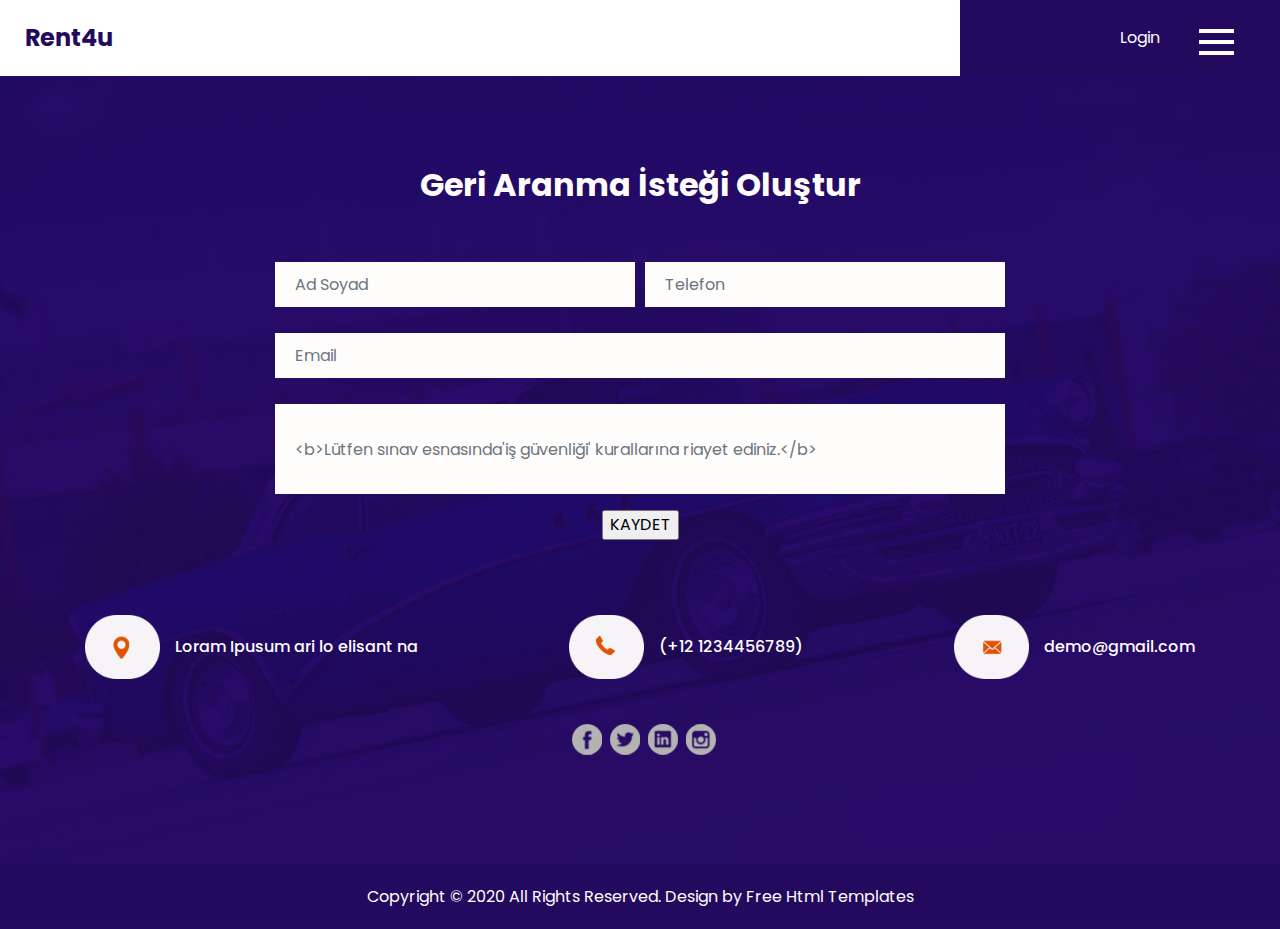
<file: Sümeyrah Soydan 192/contact.html>
<!DOCTYPE html>
<html>

<head>
  <!-- Basic -->
  <meta charset="utf-8" />
  <meta http-equiv="X-UA-Compatible" content="IE=edge" />
  <!-- Mobile Metas -->
  <meta name="viewport" content="width=device-width, initial-scale=1, shrink-to-fit=no" />
  <!-- Site Metas -->
  <meta name="keywords" content="" />
  <meta name="description" content="" />
  <meta name="author" content="" />

  <title>Rent4u</title>

  <!-- slider stylesheet -->
  <link rel="stylesheet" type="text/css" href="https://cdnjs.cloudflare.com/ajax/libs/OwlCarousel2/2.3.4/assets/owl.carousel.min.css" />

  <!-- bootstrap core css -->
  <link rel="stylesheet" type="text/css" href="css/bootstrap.css" />

  <!-- fonts style -->
  <link href="https://fonts.googleapis.com/css?family=Open+Sans:400,700|Poppins:400,600,700&display=swap" rel="stylesheet">

  <!-- Custom styles for this template -->
  <link href="css/style.css" rel="stylesheet" />
  <!-- responsive style -->
  <link href="css/responsive.css" rel="stylesheet" />
</head>

<body class="sub_page">
  <div class="hero_area">
    <!-- header section strats -->
    <header class="header_section">
      <div class="container-fluid">
        <nav class="navbar navbar-expand-lg custom_nav-container">
          <a class="navbar-brand" href="index.html">
            <span>
              Rent4u
            </span>
          </a>

          <div class="navbar-collapse" id="">
            <div class="user_option">
              <a href="">
                Login
              </a>
            </div>
            <div class="custom_menu-btn">
              <button onclick="openNav()">
                <span class="s-1"> </span>
                <span class="s-2"> </span>
                <span class="s-3"> </span>
              </button>
            </div>
            <div id="myNav" class="overlay">
              <div class="overlay-content">
                <a href="index.html">Home</a>
                <a href="about.html">About</a>
                <a href="car.html">Cars</a>
                <a href="blog.html">Blog</a>
                <a href="contact.html">Contact Us</a>
                <a href="#">Login</a>
              </div>
            </div>
          </div>
        </nav>
      </div>
    </header>
    <!-- end header section -->
  </div>

  <!-- contact section -->

  <section class="contact_section layout_padding">
    <div class="container">
      <div class="heading_container">
        <h2>
          Geri Aranma İsteği Oluştur
        </h2>
      </div>
      <div class="row">
        <div class="col-md-8 mx-auto">
          <div class="form_container">
            <form action="contact_kontrol.php" method="POST">
              <div class="form-row">
                <div class="form-group col-md-6">
                  <input type="text" class="form-control" id="inputName4"  name ="ad" placeholder="Ad Soyad ">
                </div>
                <div class="form-group col-md-6">
                  <input type="text" class="form-control" id="inputSubject4" placeholder="Telefon" name="tel">
                </div>
              </div>
              <div class="form-row">
                <div class="form-group col">
                  <input type="email" class="form-control" id="inputEmail4" placeholder="Email" name="email">
                </div>
              </div>
              <div class="form-group">
                <input type="text" class="form-control" id="inputMessage" name="mesaj" placeholder="<b>Lütfen sınav esnasında'iş güvenliği' kurallarına riayet ediniz.</b>">
              </div>
              <div class="d-flex justify-content-center">
                <input type="submit" value="KAYDET">
              </div>
            </form>
          </div>
        </div>
      </div>
      <div class="contact_items">

        <a href="">
          <div class="img-box">
            <img src="images/location.png" alt="">
          </div>
          <h6>
            Loram Ipusum ari
            lo elisant na
          </h6>
        </a>
        <a href="">
          <div class="img-box">
            <img src="images/call.png" alt="">
          </div>
          <h6>
            (+12 1234456789)
          </h6>
        </a>
        <a href="">
          <div class="img-box">
            <img src="images/mail.png" alt="">
          </div>
          <h6>
            demo@gmail.com
          </h6>
        </a>

      </div>
      <div class="social_container">
        <div class="social-box">
          <div>
            <a href="">
              <img src="images/fb.png" alt="">
            </a>
          </div>
          <div>
            <a href="">
              <img src="images/twitter.png" alt="">
            </a>
          </div>
          <div>
            <a href="">
              <img src="images/linkedin.png" alt="">
            </a>
          </div>
          <div>
            <a href="">
              <img src="images/insta.png" alt="">
            </a>
          </div>
        </div>
      </div>
    </div>
  </section>

  <!-- end contact section -->

  <!-- footer section -->
  <footer class="container-fluid footer_section">
    <p>
      Copyright &copy; 2020 All Rights Reserved. Design by
      <a href="https://html.design/">Free Html Templates</a>
    </p>
  </footer>
  <!-- footer section -->

  <script src="js/jquery-3.4.1.min.js"></script>
  <script src="js/bootstrap.js"></script>
  <script src="https://cdnjs.cloudflare.com/ajax/libs/OwlCarousel2/2.3.4/owl.carousel.min.js">
  </script>
  <script src="js/custom.js"></script>

</body>

</html>
</file>
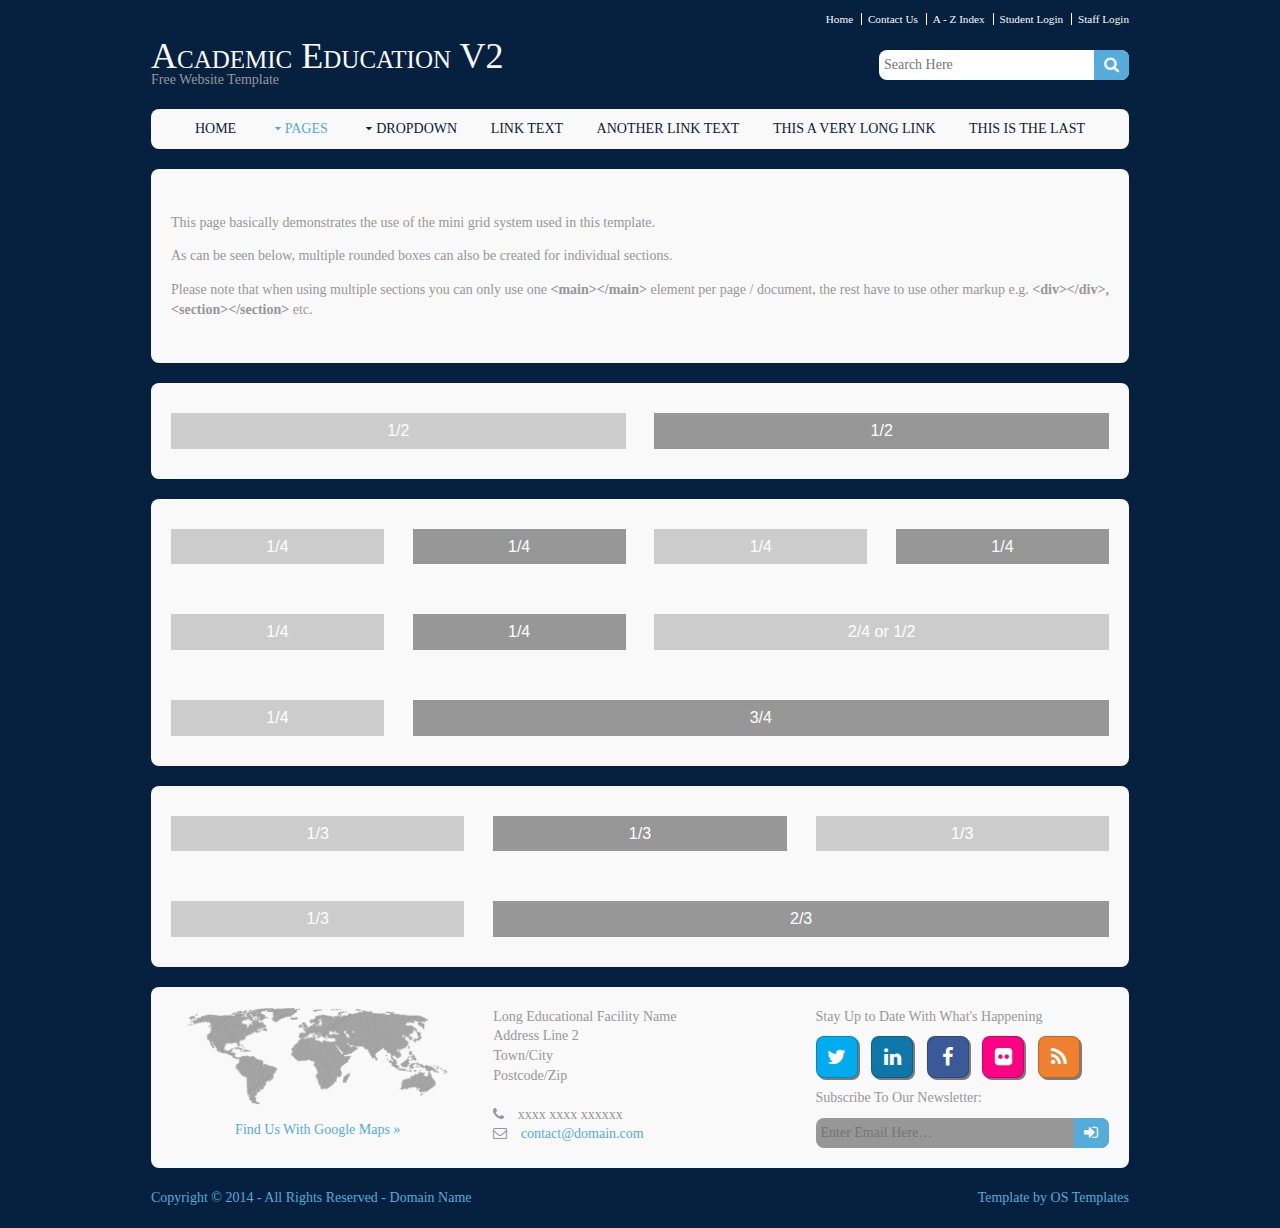
<file: 07.02.2024/pages/basic-grid.html>
<!DOCTYPE html>
<!--
Template Name: Academic Education V2
Author: <a href="http://www.os-templates.com/">OS Templates</a>
Author URI: http://www.os-templates.com/
Licence: Free to use under our free template licence terms
Licence URI: http://www.os-templates.com/template-terms
-->
<html>
<head>
<title>Academic Education V2 | Pages | Basic Grid</title>
<meta charset="utf-8">
<meta name="viewport" content="width=device-width, initial-scale=1.0, maximum-scale=1.0, user-scalable=no">
<link href="../layout/styles/layout.css" rel="stylesheet" type="text/css" media="all">
<!-- / Demo styling - remove before use -->
<style type="text/css">
.container .group{text-align:center;}
.container .group div{padding:8px 0; font-size:16px; font-family:Verdana, Geneva, sans-serif;}
.container .group div:nth-child(odd){color:#FFFFFF; background:#CCCCCC;}
.container .group div:nth-child(even){color:#FFFFFF; background:#979797;}
@media screen and (min-width:180px) and (max-width:900px) {
	.container .group div{margin-bottom:0;}
}
</style>
<!-- / Demo styling -->
</head>
<body id="top">
<!-- ################################################################################################ --> 
<!-- ################################################################################################ --> 
<!-- ################################################################################################ -->
<div class="wrapper row0">
  <div id="topbar" class="clear"> 
    <!-- ################################################################################################ -->
    <nav>
      <ul>
        <li><a href="#">Home</a></li>
        <li><a href="#">Contact Us</a></li>
        <li><a href="#">A - Z Index</a></li>
        <li><a href="#">Student Login</a></li>
        <li><a href="#">Staff Login</a></li>
      </ul>
    </nav>
    <!-- ################################################################################################ --> 
  </div>
</div>
<!-- ################################################################################################ --> 
<!-- ################################################################################################ --> 
<!-- ################################################################################################ -->
<div class="wrapper row1">
  <header id="header" class="clear"> 
    <!-- ################################################################################################ -->
    <div id="logo" class="fl_left">
      <h1><a href="../index.html">Academic Education V2</a></h1>
      <p>Free Website Template</p>
    </div>
    <div class="fl_right">
      <form class="clear" method="post" action="#">
        <fieldset>
          <legend>Search:</legend>
          <input type="text" value="" placeholder="Search Here">
          <button class="fa fa-search" type="submit" title="Search"><em>Search</em></button>
        </fieldset>
      </form>
    </div>
    <!-- ################################################################################################ --> 
  </header>
</div>
<!-- ################################################################################################ --> 
<!-- ################################################################################################ --> 
<!-- ################################################################################################ -->
<div class="wrapper row2">
  <div class="rounded">
    <nav id="mainav" class="clear"> 
      <!-- ################################################################################################ -->
      <ul class="clear">
        <li><a href="../index.html">Home</a></li>
        <li class="active"><a class="drop" href="#">Pages</a>
          <ul>
            <li><a href="gallery.html">Gallery</a></li>
            <li><a href="portfolio.html">Portfolio</a></li>
            <li><a href="full-width.html">Full Width</a></li>
            <li><a href="sidebar-left.html">Sidebar Left</a></li>
            <li><a href="sidebar-left-2.html">Sidebar Left 2</a></li>
            <li><a href="sidebar-right.html">Sidebar Right</a></li>
            <li><a href="sidebar-right-2.html">Sidebar Right 2</a></li>
            <li class="active"><a href="basic-grid.html">Basic Grid</a></li>
          </ul>
        </li>
        <li><a class="drop" href="#">Dropdown</a>
          <ul>
            <li><a href="#">Level 2</a></li>
            <li><a class="drop" href="#">Level 2 + Drop</a>
              <ul>
                <li><a href="#">Level 3</a></li>
                <li><a href="#">Level 3</a></li>
              </ul>
            </li>
          </ul>
        </li>
        <li><a href="#">Link Text</a></li>
        <li><a href="#">Another Link Text</a></li>
        <li><a href="#">This a very long link</a></li>
        <li><a href="#">This is the last</a></li>
      </ul>
      <!-- ################################################################################################ --> 
    </nav>
  </div>
</div>
<!-- ################################################################################################ --> 
<!-- ################################################################################################ --> 
<!-- ################################################################################################ -->
<div class="wrapper row3">
  <div class="rounded">
    <main class="container clear"> 
      <!-- main body --> 
      <!-- ################################################################################################ -->
      <p>This page basically demonstrates the use of the mini grid system used in this template.</p>
      <p>As can be seen below, multiple rounded boxes can also be created for individual sections.</p>
      <p>Please note that when using multiple sections you can only use one <strong>&lt;main&gt;&lt;/main&gt;</strong> element per page / document, the rest have to use other markup e.g. <strong>&lt;div&gt;&lt;/div&gt;, &lt;section&gt;&lt;/section&gt;</strong> etc.</p>
      <!-- ################################################################################################ --> 
      <!-- / main body -->
      <div class="clear"></div>
    </main>
  </div>
</div>
<!-- section 1 --> 
<!-- ################################################################################################ --> 
<!-- ################################################################################################ --> 
<!-- ################################################################################################ -->
<div class="wrapper row3">
  <div class="rounded">
    <div class="container clear"> 
      <!-- section content --> 
      <!-- ################################################################################################ -->
      <div class="group">
        <div class="one_half first">1/2</div>
        <div class="one_half">1/2</div>
      </div>
      <!-- ################################################################################################ --> 
      <!-- / section content -->
      <div class="clear"></div>
    </div>
  </div>
</div>
<!-- / section 1 --> 
<!-- section 2 --> 
<!-- ################################################################################################ --> 
<!-- ################################################################################################ --> 
<!-- ################################################################################################ -->
<div class="wrapper row3">
  <div class="rounded">
    <div class="container clear"> 
      <!-- section content --> 
      <!-- ################################################################################################ -->
      <div class="group btmspace-50">
        <div class="one_quarter first">1/4</div>
        <div class="one_quarter">1/4</div>
        <div class="one_quarter">1/4</div>
        <div class="one_quarter">1/4</div>
      </div>
      <div class="group btmspace-50">
        <div class="one_quarter first">1/4</div>
        <div class="one_quarter">1/4</div>
        <div class="two_quarter">2/4 or 1/2</div>
      </div>
      <div class="group">
        <div class="one_quarter first">1/4</div>
        <div class="three_quarter">3/4</div>
      </div>
      <!-- ################################################################################################ --> 
      <!-- / section content -->
      <div class="clear"></div>
    </div>
  </div>
</div>
<!-- / section 2 --> 
<!-- section 3 --> 
<!-- ################################################################################################ --> 
<!-- ################################################################################################ --> 
<!-- ################################################################################################ -->
<div class="wrapper row3">
  <div class="rounded">
    <div class="container clear"> 
      <!-- section content --> 
      <!-- ################################################################################################ -->
      <div class="group btmspace-50">
        <div class="one_third first">1/3</div>
        <div class="one_third">1/3</div>
        <div class="one_third">1/3</div>
      </div>
      <div class="group">
        <div class="one_third first">1/3</div>
        <div class="two_third">2/3</div>
      </div>
      <!-- ################################################################################################ --> 
      <!-- / section content -->
      <div class="clear"></div>
    </div>
  </div>
</div>
<!-- / section 3 --> 
<!-- ################################################################################################ --> 
<!-- ################################################################################################ --> 
<!-- ################################################################################################ -->
<div class="wrapper row4">
  <div class="rounded">
    <footer id="footer" class="clear"> 
      <!-- ################################################################################################ -->
      <div class="one_third first">
        <figure class="center"><img class="btmspace-15" src="../images/demo/worldmap.png" alt="">
          <figcaption><a href="#">Find Us With Google Maps &raquo;</a></figcaption>
        </figure>
      </div>
      <div class="one_third">
        <address>
        Long Educational Facility Name<br>
        Address Line 2<br>
        Town/City<br>
        Postcode/Zip<br>
        <br>
        <i class="fa fa-phone pright-10"></i> xxxx xxxx xxxxxx<br>
        <i class="fa fa-envelope-o pright-10"></i> <a href="#">contact@domain.com</a>
        </address>
      </div>
      <div class="one_third">
        <p class="nospace btmspace-10">Stay Up to Date With What's Happening</p>
        <ul class="faico clear">
          <li><a class="faicon-twitter" href="#"><i class="fa fa-twitter"></i></a></li>
          <li><a class="faicon-linkedin" href="#"><i class="fa fa-linkedin"></i></a></li>
          <li><a class="faicon-facebook" href="#"><i class="fa fa-facebook"></i></a></li>
          <li><a class="faicon-flickr" href="#"><i class="fa fa-flickr"></i></a></li>
          <li><a class="faicon-rss" href="#"><i class="fa fa-rss"></i></a></li>
        </ul>
        <form class="clear" method="post" action="#">
          <fieldset>
            <legend>Subscribe To Our Newsletter:</legend>
            <input type="text" value="" placeholder="Enter Email Here&hellip;">
            <button class="fa fa-sign-in" type="submit" title="Sign Up"><em>Sign Up</em></button>
          </fieldset>
        </form>
      </div>
      <!-- ################################################################################################ --> 
    </footer>
  </div>
</div>
<!-- ################################################################################################ --> 
<!-- ################################################################################################ --> 
<!-- ################################################################################################ -->
<div class="wrapper row5">
  <div id="copyright" class="clear"> 
    <!-- ################################################################################################ -->
    <p class="fl_left">Copyright &copy; 2014 - All Rights Reserved - <a href="#">Domain Name</a></p>
    <p class="fl_right">Template by <a target="_blank" href="http://www.os-templates.com/" title="Free Website Templates">OS Templates</a></p>
    <!-- ################################################################################################ --> 
  </div>
</div>
<!-- JAVASCRIPTS --> 
<script src="../layout/scripts/jquery.min.js"></script> 
<script src="../layout/scripts/jquery.fitvids.min.js"></script> 
<script src="../layout/scripts/jquery.mobilemenu.js"></script>
</body>
</html>
</file>
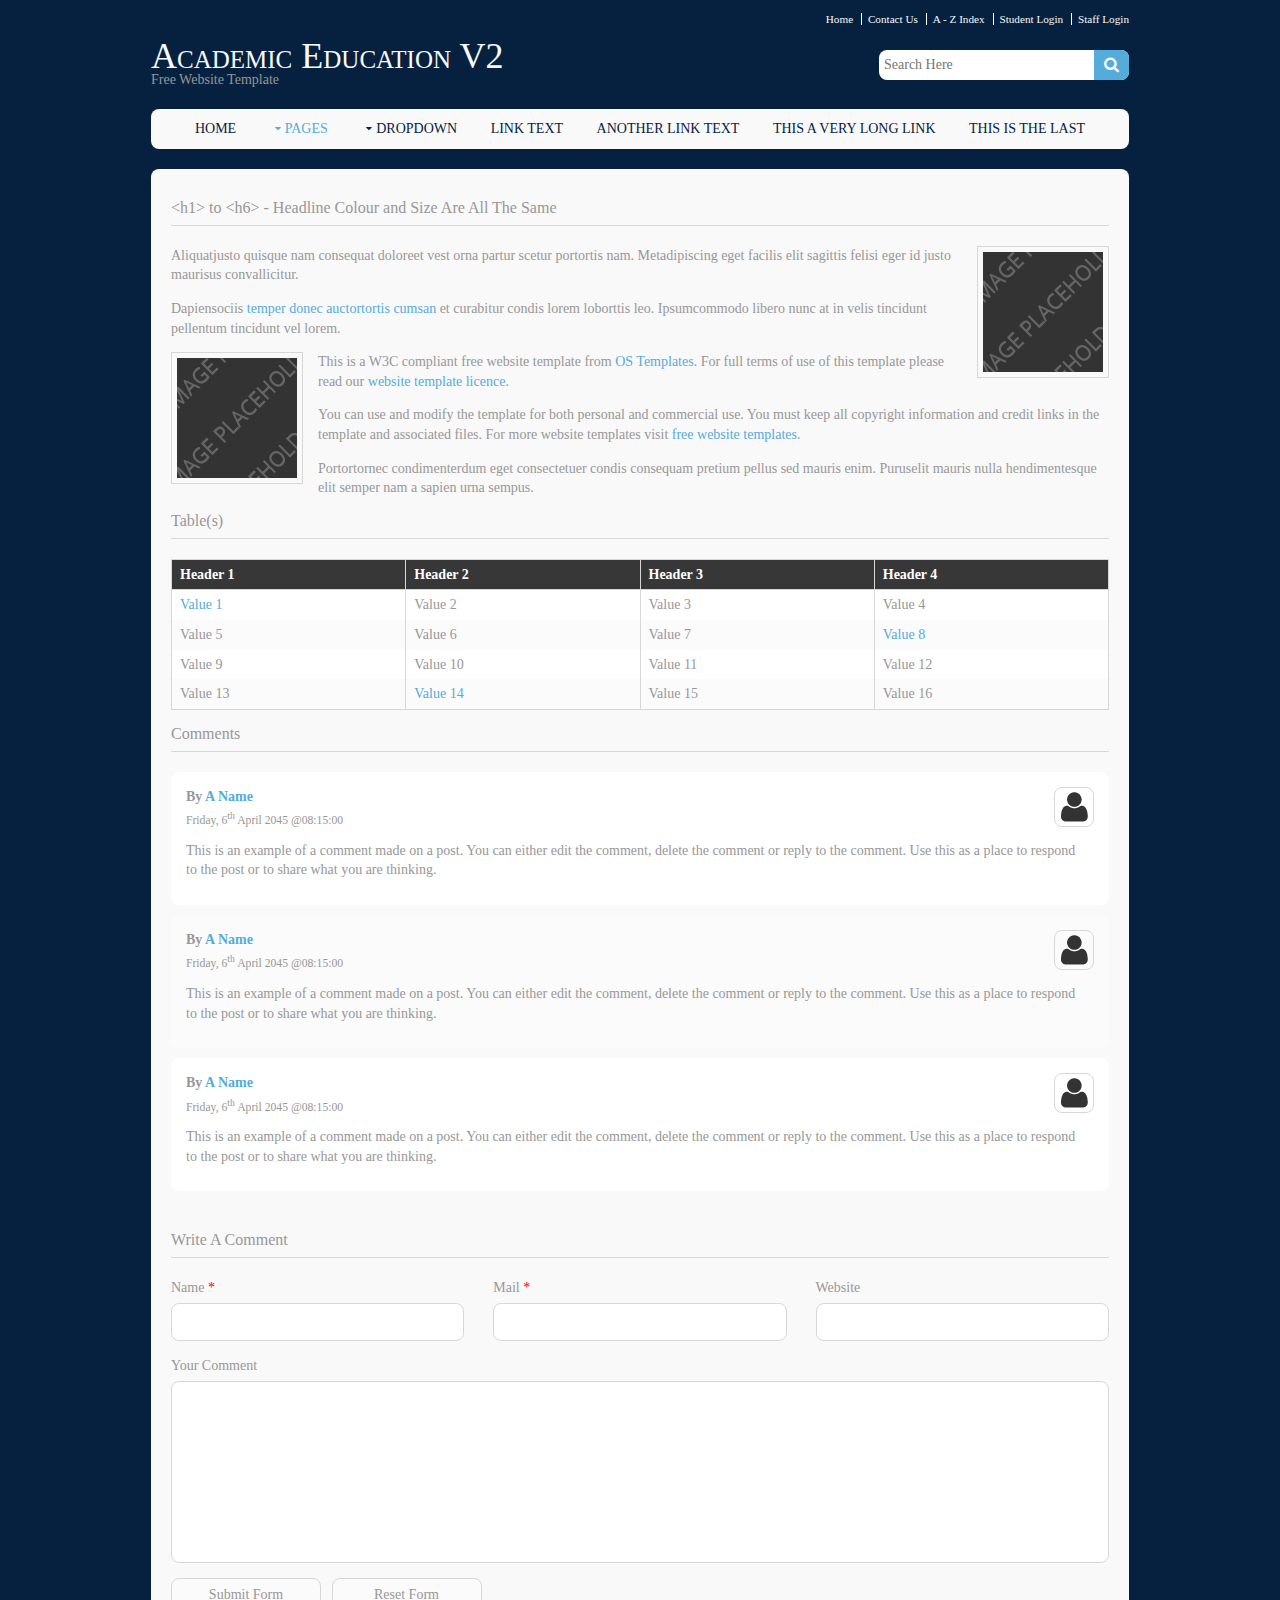
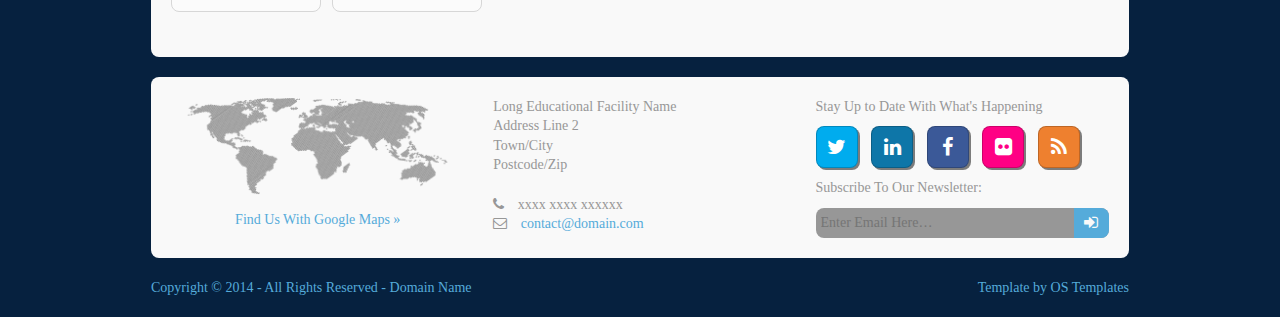
<file: 07.02.2024/pages/full-width.html>
<!DOCTYPE html>
<!--
Template Name: Academic Education V2
Author: <a href="http://www.os-templates.com/">OS Templates</a>
Author URI: http://www.os-templates.com/
Licence: Free to use under our free template licence terms
Licence URI: http://www.os-templates.com/template-terms
-->
<html>
<head>
<title>Academic Education V2 | Pages | Full Width</title>
<meta charset="utf-8">
<meta name="viewport" content="width=device-width, initial-scale=1.0, maximum-scale=1.0, user-scalable=no">
<link href="../layout/styles/layout.css" rel="stylesheet" type="text/css" media="all">
</head>
<body id="top">
<!-- ################################################################################################ --> 
<!-- ################################################################################################ --> 
<!-- ################################################################################################ -->
<div class="wrapper row0">
  <div id="topbar" class="clear"> 
    <!-- ################################################################################################ -->
    <nav>
      <ul>
        <li><a href="#">Home</a></li>
        <li><a href="#">Contact Us</a></li>
        <li><a href="#">A - Z Index</a></li>
        <li><a href="#">Student Login</a></li>
        <li><a href="#">Staff Login</a></li>
      </ul>
    </nav>
    <!-- ################################################################################################ --> 
  </div>
</div>
<!-- ################################################################################################ --> 
<!-- ################################################################################################ --> 
<!-- ################################################################################################ -->
<div class="wrapper row1">
  <header id="header" class="clear"> 
    <!-- ################################################################################################ -->
    <div id="logo" class="fl_left">
      <h1><a href="../index.html">Academic Education V2</a></h1>
      <p>Free Website Template</p>
    </div>
    <div class="fl_right">
      <form class="clear" method="post" action="#">
        <fieldset>
          <legend>Search:</legend>
          <input type="text" value="" placeholder="Search Here">
          <button class="fa fa-search" type="submit" title="Search"><em>Search</em></button>
        </fieldset>
      </form>
    </div>
    <!-- ################################################################################################ --> 
  </header>
</div>
<!-- ################################################################################################ --> 
<!-- ################################################################################################ --> 
<!-- ################################################################################################ -->
<div class="wrapper row2">
  <div class="rounded">
    <nav id="mainav" class="clear"> 
      <!-- ################################################################################################ -->
      <ul class="clear">
        <li><a href="../index.html">Home</a></li>
        <li class="active"><a class="drop" href="#">Pages</a>
          <ul>
            <li><a href="gallery.html">Gallery</a></li>
            <li><a href="portfolio.html">Portfolio</a></li>
            <li class="active"><a href="full-width.html">Full Width</a></li>
            <li><a href="sidebar-left.html">Sidebar Left</a></li>
            <li><a href="sidebar-left-2.html">Sidebar Left 2</a></li>
            <li><a href="sidebar-right.html">Sidebar Right</a></li>
            <li><a href="sidebar-right-2.html">Sidebar Right 2</a></li>
            <li><a href="basic-grid.html">Basic Grid</a></li>
          </ul>
        </li>
        <li><a class="drop" href="#">Dropdown</a>
          <ul>
            <li><a href="#">Level 2</a></li>
            <li><a class="drop" href="#">Level 2 + Drop</a>
              <ul>
                <li><a href="#">Level 3</a></li>
                <li><a href="#">Level 3</a></li>
              </ul>
            </li>
          </ul>
        </li>
        <li><a href="#">Link Text</a></li>
        <li><a href="#">Another Link Text</a></li>
        <li><a href="#">This a very long link</a></li>
        <li><a href="#">This is the last</a></li>
      </ul>
      <!-- ################################################################################################ --> 
    </nav>
  </div>
</div>
<!-- ################################################################################################ --> 
<!-- ################################################################################################ --> 
<!-- ################################################################################################ -->
<div class="wrapper row3">
  <div class="rounded">
    <main class="container clear"> 
      <!-- main body --> 
      <!-- ################################################################################################ -->
      <h1>&lt;h1&gt; to &lt;h6&gt; - Headline Colour and Size Are All The Same</h1>
      <img class="imgr borderedbox" src="../images/demo/120x120.gif" alt="">
      <p>Aliquatjusto quisque nam consequat doloreet vest orna partur scetur portortis nam. Metadipiscing eget facilis elit sagittis felisi eger id justo maurisus convallicitur.</p>
      <p>Dapiensociis <a href="#">temper donec auctortortis cumsan</a> et curabitur condis lorem loborttis leo. Ipsumcommodo libero nunc at in velis tincidunt pellentum tincidunt vel lorem.</p>
      <img class="imgl borderedbox" src="../images/demo/120x120.gif" alt="">
      <p>This is a W3C compliant free website template from <a href="http://www.os-templates.com/" title="Free Website Templates">OS Templates</a>. For full terms of use of this template please read our <a href="http://www.os-templates.com/template-terms">website template licence</a>.</p>
      <p>You can use and modify the template for both personal and commercial use. You must keep all copyright information and credit links in the template and associated files. For more website templates visit <a href="http://www.os-templates.com/">free website templates</a>.</p>
      <p>Portortornec condimenterdum eget consectetuer condis consequam pretium pellus sed mauris enim. Puruselit mauris nulla hendimentesque elit semper nam a sapien urna sempus.</p>
      <h1>Table(s)</h1>
      <div class="scrollable">
        <table>
          <thead>
            <tr>
              <th>Header 1</th>
              <th>Header 2</th>
              <th>Header 3</th>
              <th>Header 4</th>
            </tr>
          </thead>
          <tbody>
            <tr>
              <td><a href="#">Value 1</a></td>
              <td>Value 2</td>
              <td>Value 3</td>
              <td>Value 4</td>
            </tr>
            <tr>
              <td>Value 5</td>
              <td>Value 6</td>
              <td>Value 7</td>
              <td><a href="#">Value 8</a></td>
            </tr>
            <tr>
              <td>Value 9</td>
              <td>Value 10</td>
              <td>Value 11</td>
              <td>Value 12</td>
            </tr>
            <tr>
              <td>Value 13</td>
              <td><a href="#">Value 14</a></td>
              <td>Value 15</td>
              <td>Value 16</td>
            </tr>
          </tbody>
        </table>
      </div>
      <div id="comments">
        <h2>Comments</h2>
        <ul>
          <li>
            <article>
              <header>
                <figure class="avatar"><img src="../images/demo/avatar.png" alt=""></figure>
                <address>
                By <a href="#">A Name</a>
                </address>
                <time datetime="2045-04-06T08:15+00:00">Friday, 6<sup>th</sup> April 2045 @08:15:00</time>
              </header>
              <div class="comcont">
                <p>This is an example of a comment made on a post. You can either edit the comment, delete the comment or reply to the comment. Use this as a place to respond to the post or to share what you are thinking.</p>
              </div>
            </article>
          </li>
          <li>
            <article>
              <header>
                <figure class="avatar"><img src="../images/demo/avatar.png" alt=""></figure>
                <address>
                By <a href="#">A Name</a>
                </address>
                <time datetime="2045-04-06T08:15+00:00">Friday, 6<sup>th</sup> April 2045 @08:15:00</time>
              </header>
              <div class="comcont">
                <p>This is an example of a comment made on a post. You can either edit the comment, delete the comment or reply to the comment. Use this as a place to respond to the post or to share what you are thinking.</p>
              </div>
            </article>
          </li>
          <li>
            <article>
              <header>
                <figure class="avatar"><img src="../images/demo/avatar.png" alt=""></figure>
                <address>
                By <a href="#">A Name</a>
                </address>
                <time datetime="2045-04-06T08:15+00:00">Friday, 6<sup>th</sup> April 2045 @08:15:00</time>
              </header>
              <div class="comcont">
                <p>This is an example of a comment made on a post. You can either edit the comment, delete the comment or reply to the comment. Use this as a place to respond to the post or to share what you are thinking.</p>
              </div>
            </article>
          </li>
        </ul>
        <h2>Write A Comment</h2>
        <form action="#" method="post">
          <div class="one_third first">
            <label for="name">Name <span>*</span></label>
            <input type="text" name="name" id="name" value="" size="22">
          </div>
          <div class="one_third">
            <label for="email">Mail <span>*</span></label>
            <input type="text" name="email" id="email" value="" size="22">
          </div>
          <div class="one_third">
            <label for="url">Website</label>
            <input type="text" name="url" id="url" value="" size="22">
          </div>
          <div class="block clear">
            <label for="comment">Your Comment</label>
            <textarea name="comment" id="comment" cols="25" rows="10"></textarea>
          </div>
          <div>
            <input name="submit" type="submit" value="Submit Form">
            &nbsp;
            <input name="reset" type="reset" value="Reset Form">
          </div>
        </form>
      </div>
      <!-- ################################################################################################ --> 
      <!-- / main body -->
      <div class="clear"></div>
    </main>
  </div>
</div>
<!-- ################################################################################################ --> 
<!-- ################################################################################################ --> 
<!-- ################################################################################################ -->
<div class="wrapper row4">
  <div class="rounded">
    <footer id="footer" class="clear"> 
      <!-- ################################################################################################ -->
      <div class="one_third first">
        <figure class="center"><img class="btmspace-15" src="../images/demo/worldmap.png" alt="">
          <figcaption><a href="#">Find Us With Google Maps &raquo;</a></figcaption>
        </figure>
      </div>
      <div class="one_third">
        <address>
        Long Educational Facility Name<br>
        Address Line 2<br>
        Town/City<br>
        Postcode/Zip<br>
        <br>
        <i class="fa fa-phone pright-10"></i> xxxx xxxx xxxxxx<br>
        <i class="fa fa-envelope-o pright-10"></i> <a href="#">contact@domain.com</a>
        </address>
      </div>
      <div class="one_third">
        <p class="nospace btmspace-10">Stay Up to Date With What's Happening</p>
        <ul class="faico clear">
          <li><a class="faicon-twitter" href="#"><i class="fa fa-twitter"></i></a></li>
          <li><a class="faicon-linkedin" href="#"><i class="fa fa-linkedin"></i></a></li>
          <li><a class="faicon-facebook" href="#"><i class="fa fa-facebook"></i></a></li>
          <li><a class="faicon-flickr" href="#"><i class="fa fa-flickr"></i></a></li>
          <li><a class="faicon-rss" href="#"><i class="fa fa-rss"></i></a></li>
        </ul>
        <form class="clear" method="post" action="#">
          <fieldset>
            <legend>Subscribe To Our Newsletter:</legend>
            <input type="text" value="" placeholder="Enter Email Here&hellip;">
            <button class="fa fa-sign-in" type="submit" title="Sign Up"><em>Sign Up</em></button>
          </fieldset>
        </form>
      </div>
      <!-- ################################################################################################ --> 
    </footer>
  </div>
</div>
<!-- ################################################################################################ --> 
<!-- ################################################################################################ --> 
<!-- ################################################################################################ -->
<div class="wrapper row5">
  <div id="copyright" class="clear"> 
    <!-- ################################################################################################ -->
    <p class="fl_left">Copyright &copy; 2014 - All Rights Reserved - <a href="#">Domain Name</a></p>
    <p class="fl_right">Template by <a target="_blank" href="http://www.os-templates.com/" title="Free Website Templates">OS Templates</a></p>
    <!-- ################################################################################################ --> 
  </div>
</div>
<!-- JAVASCRIPTS --> 
<script src="../layout/scripts/jquery.min.js"></script> 
<script src="../layout/scripts/jquery.fitvids.min.js"></script> 
<script src="../layout/scripts/jquery.mobilemenu.js"></script>
</body>
</html>
</file>
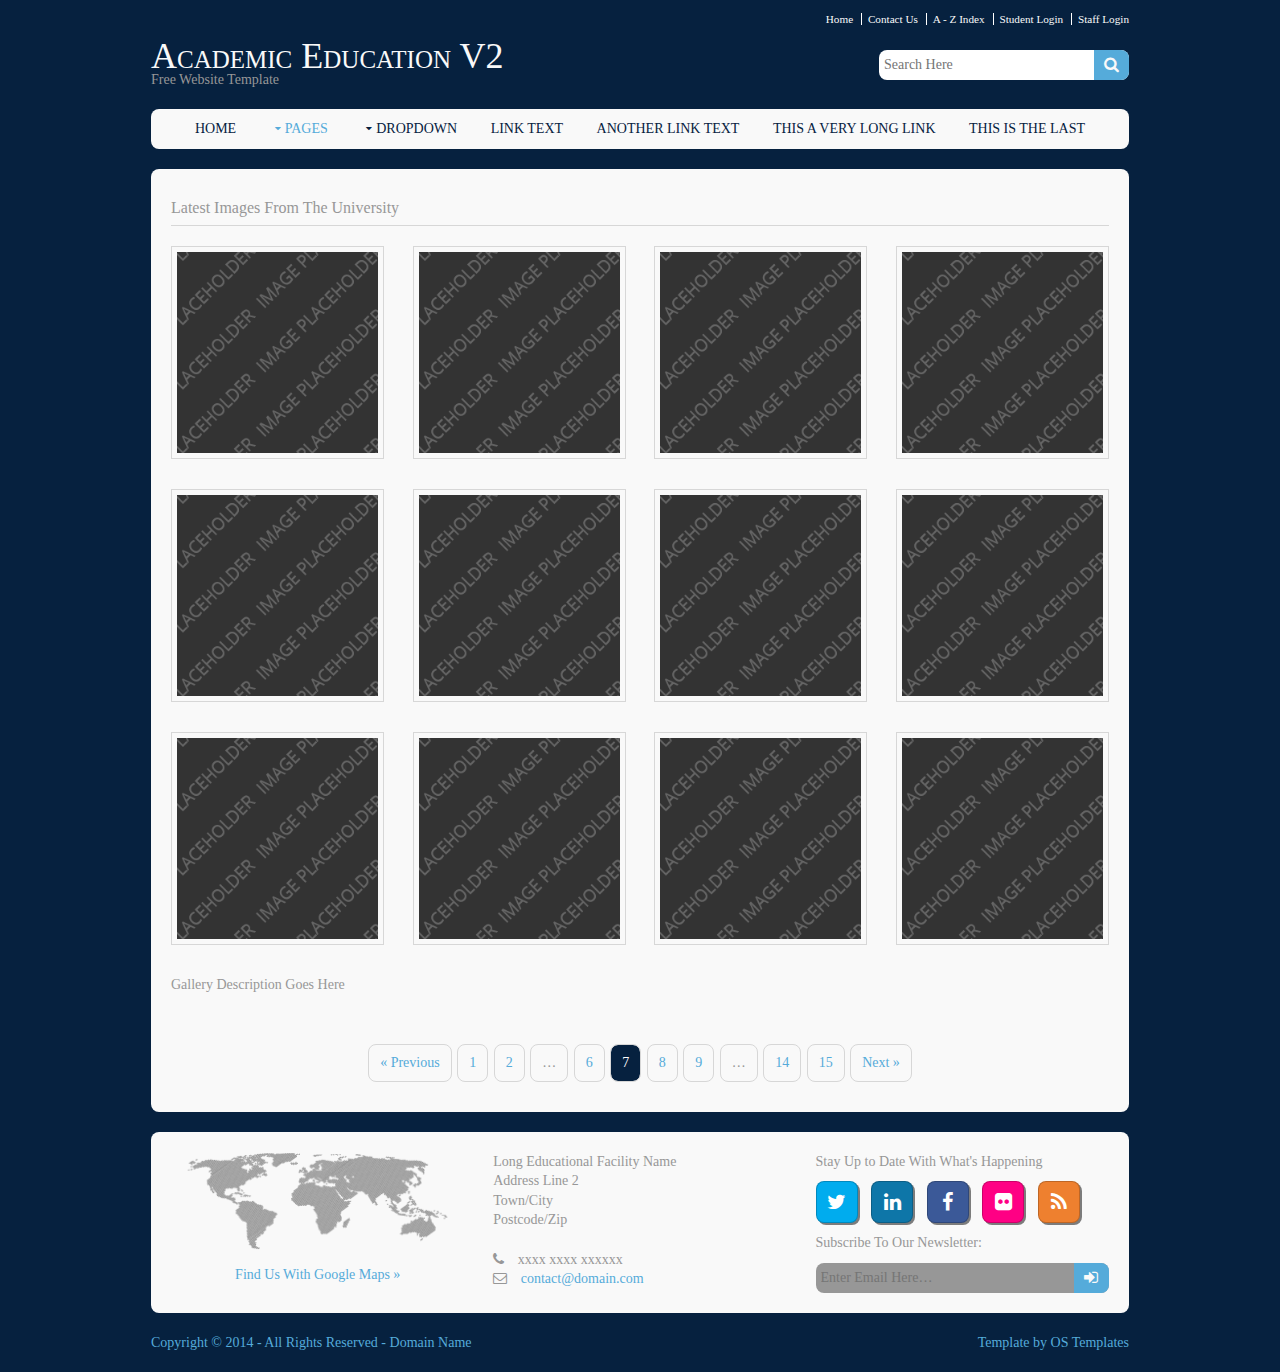
<file: 07.02.2024/pages/gallery.html>
<!DOCTYPE html>
<!--
Template Name: Academic Education V2
Author: <a href="http://www.os-templates.com/">OS Templates</a>
Author URI: http://www.os-templates.com/
Licence: Free to use under our free template licence terms
Licence URI: http://www.os-templates.com/template-terms
-->
<html>
<head>
<title>Academic Education V2 | Pages | Gallery</title>
<meta charset="utf-8">
<meta name="viewport" content="width=device-width, initial-scale=1.0, maximum-scale=1.0, user-scalable=no">
<link href="../layout/styles/layout.css" rel="stylesheet" type="text/css" media="all">
</head>
<body id="top">
<!-- ################################################################################################ --> 
<!-- ################################################################################################ --> 
<!-- ################################################################################################ -->
<div class="wrapper row0">
  <div id="topbar" class="clear"> 
    <!-- ################################################################################################ -->
    <nav>
      <ul>
        <li><a href="#">Home</a></li>
        <li><a href="#">Contact Us</a></li>
        <li><a href="#">A - Z Index</a></li>
        <li><a href="#">Student Login</a></li>
        <li><a href="#">Staff Login</a></li>
      </ul>
    </nav>
    <!-- ################################################################################################ --> 
  </div>
</div>
<!-- ################################################################################################ --> 
<!-- ################################################################################################ --> 
<!-- ################################################################################################ -->
<div class="wrapper row1">
  <header id="header" class="clear"> 
    <!-- ################################################################################################ -->
    <div id="logo" class="fl_left">
      <h1><a href="../index.html">Academic Education V2</a></h1>
      <p>Free Website Template</p>
    </div>
    <div class="fl_right">
      <form class="clear" method="post" action="#">
        <fieldset>
          <legend>Search:</legend>
          <input type="text" value="" placeholder="Search Here">
          <button class="fa fa-search" type="submit" title="Search"><em>Search</em></button>
        </fieldset>
      </form>
    </div>
    <!-- ################################################################################################ --> 
  </header>
</div>
<!-- ################################################################################################ --> 
<!-- ################################################################################################ --> 
<!-- ################################################################################################ -->
<div class="wrapper row2">
  <div class="rounded">
    <nav id="mainav" class="clear"> 
      <!-- ################################################################################################ -->
      <ul class="clear">
        <li><a href="../index.html">Home</a></li>
        <li class="active"><a class="drop" href="#">Pages</a>
          <ul>
            <li class="active"><a href="gallery.html">Gallery</a></li>
            <li><a href="portfolio.html">Portfolio</a></li>
            <li><a href="full-width.html">Full Width</a></li>
            <li><a href="sidebar-left.html">Sidebar Left</a></li>
            <li><a href="sidebar-left-2.html">Sidebar Left 2</a></li>
            <li><a href="sidebar-right.html">Sidebar Right</a></li>
            <li><a href="sidebar-right-2.html">Sidebar Right 2</a></li>
            <li><a href="basic-grid.html">Basic Grid</a></li>
          </ul>
        </li>
        <li><a class="drop" href="#">Dropdown</a>
          <ul>
            <li><a href="#">Level 2</a></li>
            <li><a class="drop" href="#">Level 2 + Drop</a>
              <ul>
                <li><a href="#">Level 3</a></li>
                <li><a href="#">Level 3</a></li>
              </ul>
            </li>
          </ul>
        </li>
        <li><a href="#">Link Text</a></li>
        <li><a href="#">Another Link Text</a></li>
        <li><a href="#">This a very long link</a></li>
        <li><a href="#">This is the last</a></li>
      </ul>
      <!-- ################################################################################################ --> 
    </nav>
  </div>
</div>
<!-- ################################################################################################ --> 
<!-- ################################################################################################ --> 
<!-- ################################################################################################ -->
<div class="wrapper row3">
  <div class="rounded">
    <main class="container clear"> 
      <!-- main body --> 
      <!-- ################################################################################################ -->
      <div id="gallery">
        <figure>
          <header class="heading">Latest Images From The University</header>
          <ul class="nospace clear">
            <li class="one_quarter first"><a class="nlb" data-lightbox-gallery="gallery1" href="../images/demo/slider/1.png" title="Display Text 1"><img class="borderedbox" src="../images/demo/gallery/1.png" alt=""></a></li>
            <li class="one_quarter"><a class="nlb" data-lightbox-gallery="gallery1" href="../images/demo/slider/2.png" title="Display Text 2"><img class="borderedbox" src="../images/demo/gallery/1.png" alt=""></a></li>
            <li class="one_quarter"><a class="nlb" data-lightbox-gallery="gallery1" href="../images/demo/slider/3.png" title="Display Text 3"><img class="borderedbox" src="../images/demo/gallery/1.png" alt=""></a></li>
            <li class="one_quarter"><a class="nlb" data-lightbox-gallery="gallery1" href="../images/demo/slider/4.png" title="Display Text 4"><img class="borderedbox" src="../images/demo/gallery/1.png" alt=""></a></li>
            <li class="one_quarter first"><a class="nlb" data-lightbox-gallery="gallery1" href="../images/demo/slider/5.png" title="Display Text 5"><img class="borderedbox" src="../images/demo/gallery/1.png" alt=""></a></li>
            <li class="one_quarter"><a class="nlb" data-lightbox-gallery="gallery1" href="../images/demo/slider/1.png" title="Display Text 6"><img class="borderedbox" src="../images/demo/gallery/1.png" alt=""></a></li>
            <li class="one_quarter"><a class="nlb" data-lightbox-gallery="gallery1" href="../images/demo/slider/2.png" title="Display Text 7"><img class="borderedbox" src="../images/demo/gallery/1.png" alt=""></a></li>
            <li class="one_quarter"><a class="nlb" data-lightbox-gallery="gallery1" href="../images/demo/slider/3.png" title="Display Text 8"><img class="borderedbox" src="../images/demo/gallery/1.png" alt=""></a></li>
            <li class="one_quarter first"><a class="nlb" data-lightbox-gallery="gallery1" href="../images/demo/slider/4.png" title="Display Text 9"><img class="borderedbox" src="../images/demo/gallery/1.png" alt=""></a></li>
            <li class="one_quarter"><a class="nlb" data-lightbox-gallery="gallery1" href="../images/demo/slider/5.png" title="Display Text 10"><img class="borderedbox" src="../images/demo/gallery/1.png" alt=""></a></li>
            <li class="one_quarter"><a class="nlb" data-lightbox-gallery="gallery1" href="../images/demo/slider/1.png" title="Display Text 11"><img class="borderedbox" src="../images/demo/gallery/1.png" alt=""></a></li>
            <li class="one_quarter"><a class="nlb" data-lightbox-gallery="gallery1" href="../images/demo/slider/2.png" title="Display Text 12"><img class="borderedbox" src="../images/demo/gallery/1.png" alt=""></a></li>
          </ul>
          <figcaption>Gallery Description Goes Here</figcaption>
        </figure>
      </div>
      <!-- ################################################################################################ --> 
      <!-- ################################################################################################ -->
      <nav class="pagination">
        <ul>
          <li><a href="#">&laquo; Previous</a></li>
          <li><a href="#">1</a></li>
          <li><a href="#">2</a></li>
          <li><strong>&hellip;</strong></li>
          <li><a href="#">6</a></li>
          <li class="current"><strong>7</strong></li>
          <li><a href="#">8</a></li>
          <li><a href="#">9</a></li>
          <li><strong>&hellip;</strong></li>
          <li><a href="#">14</a></li>
          <li><a href="#">15</a></li>
          <li><a href="#">Next &raquo;</a></li>
        </ul>
      </nav>
      <!-- ################################################################################################ --> 
      <!-- / main body -->
      <div class="clear"></div>
    </main>
  </div>
</div>
<!-- ################################################################################################ --> 
<!-- ################################################################################################ --> 
<!-- ################################################################################################ -->
<div class="wrapper row4">
  <div class="rounded">
    <footer id="footer" class="clear"> 
      <!-- ################################################################################################ -->
      <div class="one_third first">
        <figure class="center"><img class="btmspace-15" src="../images/demo/worldmap.png" alt="">
          <figcaption><a href="#">Find Us With Google Maps &raquo;</a></figcaption>
        </figure>
      </div>
      <div class="one_third">
        <address>
        Long Educational Facility Name<br>
        Address Line 2<br>
        Town/City<br>
        Postcode/Zip<br>
        <br>
        <i class="fa fa-phone pright-10"></i> xxxx xxxx xxxxxx<br>
        <i class="fa fa-envelope-o pright-10"></i> <a href="#">contact@domain.com</a>
        </address>
      </div>
      <div class="one_third">
        <p class="nospace btmspace-10">Stay Up to Date With What's Happening</p>
        <ul class="faico clear">
          <li><a class="faicon-twitter" href="#"><i class="fa fa-twitter"></i></a></li>
          <li><a class="faicon-linkedin" href="#"><i class="fa fa-linkedin"></i></a></li>
          <li><a class="faicon-facebook" href="#"><i class="fa fa-facebook"></i></a></li>
          <li><a class="faicon-flickr" href="#"><i class="fa fa-flickr"></i></a></li>
          <li><a class="faicon-rss" href="#"><i class="fa fa-rss"></i></a></li>
        </ul>
        <form class="clear" method="post" action="#">
          <fieldset>
            <legend>Subscribe To Our Newsletter:</legend>
            <input type="text" value="" placeholder="Enter Email Here&hellip;">
            <button class="fa fa-sign-in" type="submit" title="Sign Up"><em>Sign Up</em></button>
          </fieldset>
        </form>
      </div>
      <!-- ################################################################################################ --> 
    </footer>
  </div>
</div>
<!-- ################################################################################################ --> 
<!-- ################################################################################################ --> 
<!-- ################################################################################################ -->
<div class="wrapper row5">
  <div id="copyright" class="clear"> 
    <!-- ################################################################################################ -->
    <p class="fl_left">Copyright &copy; 2014 - All Rights Reserved - <a href="#">Domain Name</a></p>
    <p class="fl_right">Template by <a target="_blank" href="http://www.os-templates.com/" title="Free Website Templates">OS Templates</a></p>
    <!-- ################################################################################################ --> 
  </div>
</div>
<!-- JAVASCRIPTS --> 
<script src="../layout/scripts/jquery.min.js"></script> 
<script src="../layout/scripts/jquery.fitvids.min.js"></script> 
<script src="../layout/scripts/jquery.mobilemenu.js"></script> 
<script src="../layout/scripts/nivo-lightbox/nivo-lightbox.min.js"></script>
</body>
</html>
</file>
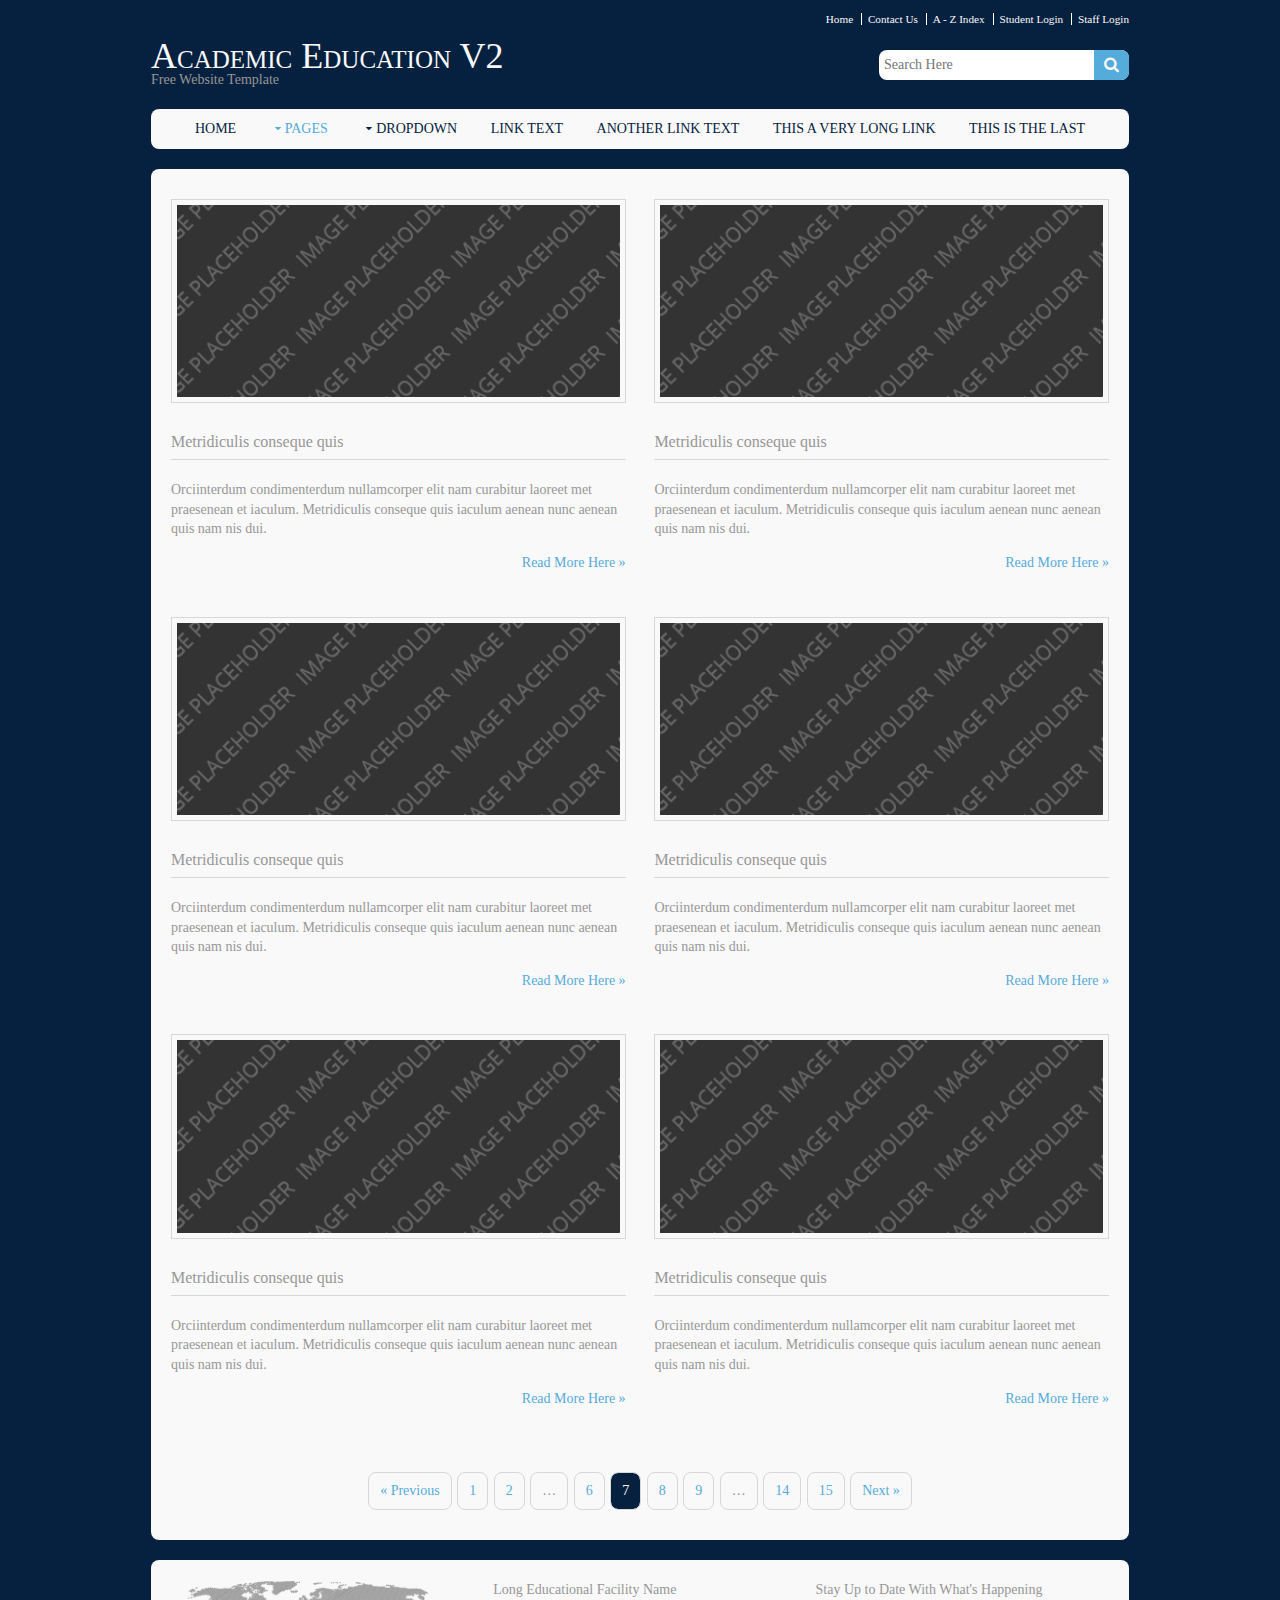
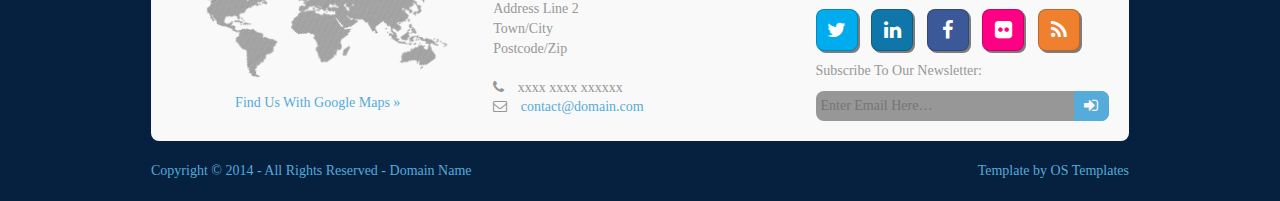
<file: 07.02.2024/pages/portfolio.html>
<!DOCTYPE html>
<!--
Template Name: Academic Education V2
Author: <a href="http://www.os-templates.com/">OS Templates</a>
Author URI: http://www.os-templates.com/
Licence: Free to use under our free template licence terms
Licence URI: http://www.os-templates.com/template-terms
-->
<html>
<head>
<title>Academic Education V2 | Pages | Portfolio</title>
<meta charset="utf-8">
<meta name="viewport" content="width=device-width, initial-scale=1.0, maximum-scale=1.0, user-scalable=no">
<link href="../layout/styles/layout.css" rel="stylesheet" type="text/css" media="all">
</head>
<body id="top">
<!-- ################################################################################################ --> 
<!-- ################################################################################################ --> 
<!-- ################################################################################################ -->
<div class="wrapper row0">
  <div id="topbar" class="clear"> 
    <!-- ################################################################################################ -->
    <nav>
      <ul>
        <li><a href="#">Home</a></li>
        <li><a href="#">Contact Us</a></li>
        <li><a href="#">A - Z Index</a></li>
        <li><a href="#">Student Login</a></li>
        <li><a href="#">Staff Login</a></li>
      </ul>
    </nav>
    <!-- ################################################################################################ --> 
  </div>
</div>
<!-- ################################################################################################ --> 
<!-- ################################################################################################ --> 
<!-- ################################################################################################ -->
<div class="wrapper row1">
  <header id="header" class="clear"> 
    <!-- ################################################################################################ -->
    <div id="logo" class="fl_left">
      <h1><a href="../index.html">Academic Education V2</a></h1>
      <p>Free Website Template</p>
    </div>
    <div class="fl_right">
      <form class="clear" method="post" action="#">
        <fieldset>
          <legend>Search:</legend>
          <input type="text" value="" placeholder="Search Here">
          <button class="fa fa-search" type="submit" title="Search"><em>Search</em></button>
        </fieldset>
      </form>
    </div>
    <!-- ################################################################################################ --> 
  </header>
</div>
<!-- ################################################################################################ --> 
<!-- ################################################################################################ --> 
<!-- ################################################################################################ -->
<div class="wrapper row2">
  <div class="rounded">
    <nav id="mainav" class="clear"> 
      <!-- ################################################################################################ -->
      <ul class="clear">
        <li><a href="../index.html">Home</a></li>
        <li class="active"><a class="drop" href="#">Pages</a>
          <ul>
            <li><a href="gallery.html">Gallery</a></li>
            <li class="active"><a href="portfolio.html">Portfolio</a></li>
            <li><a href="full-width.html">Full Width</a></li>
            <li><a href="sidebar-left.html">Sidebar Left</a></li>
            <li><a href="sidebar-left-2.html">Sidebar Left 2</a></li>
            <li><a href="sidebar-right.html">Sidebar Right</a></li>
            <li><a href="sidebar-right-2.html">Sidebar Right 2</a></li>
            <li><a href="basic-grid.html">Basic Grid</a></li>
          </ul>
        </li>
        <li><a class="drop" href="#">Dropdown</a>
          <ul>
            <li><a href="#">Level 2</a></li>
            <li><a class="drop" href="#">Level 2 + Drop</a>
              <ul>
                <li><a href="#">Level 3</a></li>
                <li><a href="#">Level 3</a></li>
              </ul>
            </li>
          </ul>
        </li>
        <li><a href="#">Link Text</a></li>
        <li><a href="#">Another Link Text</a></li>
        <li><a href="#">This a very long link</a></li>
        <li><a href="#">This is the last</a></li>
      </ul>
      <!-- ################################################################################################ --> 
    </nav>
  </div>
</div>
<!-- ################################################################################################ --> 
<!-- ################################################################################################ --> 
<!-- ################################################################################################ -->
<div class="wrapper row3">
  <div class="rounded">
    <main class="container clear"> 
      <!-- main body --> 
      <!-- ################################################################################################ -->
      <div id="portfolio">
        <ul class="nospace clear">
          <li class="one_half first">
            <article><img class="borderedbox" src="../images/demo/portfolio/1.png" alt="">
              <h2>Metridiculis conseque quis</h2>
              <p>Orciinterdum condimenterdum nullamcorper elit nam curabitur laoreet met praesenean et iaculum. Metridiculis conseque quis iaculum aenean nunc aenean quis nam nis dui.</p>
              <p class="right"><a href="#">Read More Here &raquo;</a></p>
            </article>
          </li>
          <li class="one_half">
            <article><img class="borderedbox" src="../images/demo/portfolio/1.png" alt="">
              <h2>Metridiculis conseque quis</h2>
              <p>Orciinterdum condimenterdum nullamcorper elit nam curabitur laoreet met praesenean et iaculum. Metridiculis conseque quis iaculum aenean nunc aenean quis nam nis dui.</p>
              <p class="right"><a href="#">Read More Here &raquo;</a></p>
            </article>
          </li>
          <li class="one_half first">
            <article><img class="borderedbox" src="../images/demo/portfolio/1.png" alt="">
              <h2>Metridiculis conseque quis</h2>
              <p>Orciinterdum condimenterdum nullamcorper elit nam curabitur laoreet met praesenean et iaculum. Metridiculis conseque quis iaculum aenean nunc aenean quis nam nis dui.</p>
              <p class="right"><a href="#">Read More Here &raquo;</a></p>
            </article>
          </li>
          <li class="one_half">
            <article><img class="borderedbox" src="../images/demo/portfolio/1.png" alt="">
              <h2>Metridiculis conseque quis</h2>
              <p>Orciinterdum condimenterdum nullamcorper elit nam curabitur laoreet met praesenean et iaculum. Metridiculis conseque quis iaculum aenean nunc aenean quis nam nis dui.</p>
              <p class="right"><a href="#">Read More Here &raquo;</a></p>
            </article>
          </li>
          <li class="one_half first">
            <article><img class="borderedbox" src="../images/demo/portfolio/1.png" alt="">
              <h2>Metridiculis conseque quis</h2>
              <p>Orciinterdum condimenterdum nullamcorper elit nam curabitur laoreet met praesenean et iaculum. Metridiculis conseque quis iaculum aenean nunc aenean quis nam nis dui.</p>
              <p class="right"><a href="#">Read More Here &raquo;</a></p>
            </article>
          </li>
          <li class="one_half">
            <article><img class="borderedbox" src="../images/demo/portfolio/1.png" alt="">
              <h2>Metridiculis conseque quis</h2>
              <p>Orciinterdum condimenterdum nullamcorper elit nam curabitur laoreet met praesenean et iaculum. Metridiculis conseque quis iaculum aenean nunc aenean quis nam nis dui.</p>
              <p class="right"><a href="#">Read More Here &raquo;</a></p>
            </article>
          </li>
        </ul>
      </div>
      <!-- ################################################################################################ --> 
      <!-- ################################################################################################ -->
      <nav class="pagination">
        <ul>
          <li><a href="#">&laquo; Previous</a></li>
          <li><a href="#">1</a></li>
          <li><a href="#">2</a></li>
          <li><strong>&hellip;</strong></li>
          <li><a href="#">6</a></li>
          <li class="current"><strong>7</strong></li>
          <li><a href="#">8</a></li>
          <li><a href="#">9</a></li>
          <li><strong>&hellip;</strong></li>
          <li><a href="#">14</a></li>
          <li><a href="#">15</a></li>
          <li><a href="#">Next &raquo;</a></li>
        </ul>
      </nav>
      <!-- ################################################################################################ --> 
      <!-- / main body -->
      <div class="clear"></div>
    </main>
  </div>
</div>
<!-- ################################################################################################ --> 
<!-- ################################################################################################ --> 
<!-- ################################################################################################ -->
<div class="wrapper row4">
  <div class="rounded">
    <footer id="footer" class="clear"> 
      <!-- ################################################################################################ -->
      <div class="one_third first">
        <figure class="center"><img class="btmspace-15" src="../images/demo/worldmap.png" alt="">
          <figcaption><a href="#">Find Us With Google Maps &raquo;</a></figcaption>
        </figure>
      </div>
      <div class="one_third">
        <address>
        Long Educational Facility Name<br>
        Address Line 2<br>
        Town/City<br>
        Postcode/Zip<br>
        <br>
        <i class="fa fa-phone pright-10"></i> xxxx xxxx xxxxxx<br>
        <i class="fa fa-envelope-o pright-10"></i> <a href="#">contact@domain.com</a>
        </address>
      </div>
      <div class="one_third">
        <p class="nospace btmspace-10">Stay Up to Date With What's Happening</p>
        <ul class="faico clear">
          <li><a class="faicon-twitter" href="#"><i class="fa fa-twitter"></i></a></li>
          <li><a class="faicon-linkedin" href="#"><i class="fa fa-linkedin"></i></a></li>
          <li><a class="faicon-facebook" href="#"><i class="fa fa-facebook"></i></a></li>
          <li><a class="faicon-flickr" href="#"><i class="fa fa-flickr"></i></a></li>
          <li><a class="faicon-rss" href="#"><i class="fa fa-rss"></i></a></li>
        </ul>
        <form class="clear" method="post" action="#">
          <fieldset>
            <legend>Subscribe To Our Newsletter:</legend>
            <input type="text" value="" placeholder="Enter Email Here&hellip;">
            <button class="fa fa-sign-in" type="submit" title="Sign Up"><em>Sign Up</em></button>
          </fieldset>
        </form>
      </div>
      <!-- ################################################################################################ --> 
    </footer>
  </div>
</div>
<!-- ################################################################################################ --> 
<!-- ################################################################################################ --> 
<!-- ################################################################################################ -->
<div class="wrapper row5">
  <div id="copyright" class="clear"> 
    <!-- ################################################################################################ -->
    <p class="fl_left">Copyright &copy; 2014 - All Rights Reserved - <a href="#">Domain Name</a></p>
    <p class="fl_right">Template by <a target="_blank" href="http://www.os-templates.com/" title="Free Website Templates">OS Templates</a></p>
    <!-- ################################################################################################ --> 
  </div>
</div>
<!-- JAVASCRIPTS --> 
<script src="../layout/scripts/jquery.min.js"></script> 
<script src="../layout/scripts/jquery.fitvids.min.js"></script> 
<script src="../layout/scripts/jquery.mobilemenu.js"></script>
</body>
</html>
</file>
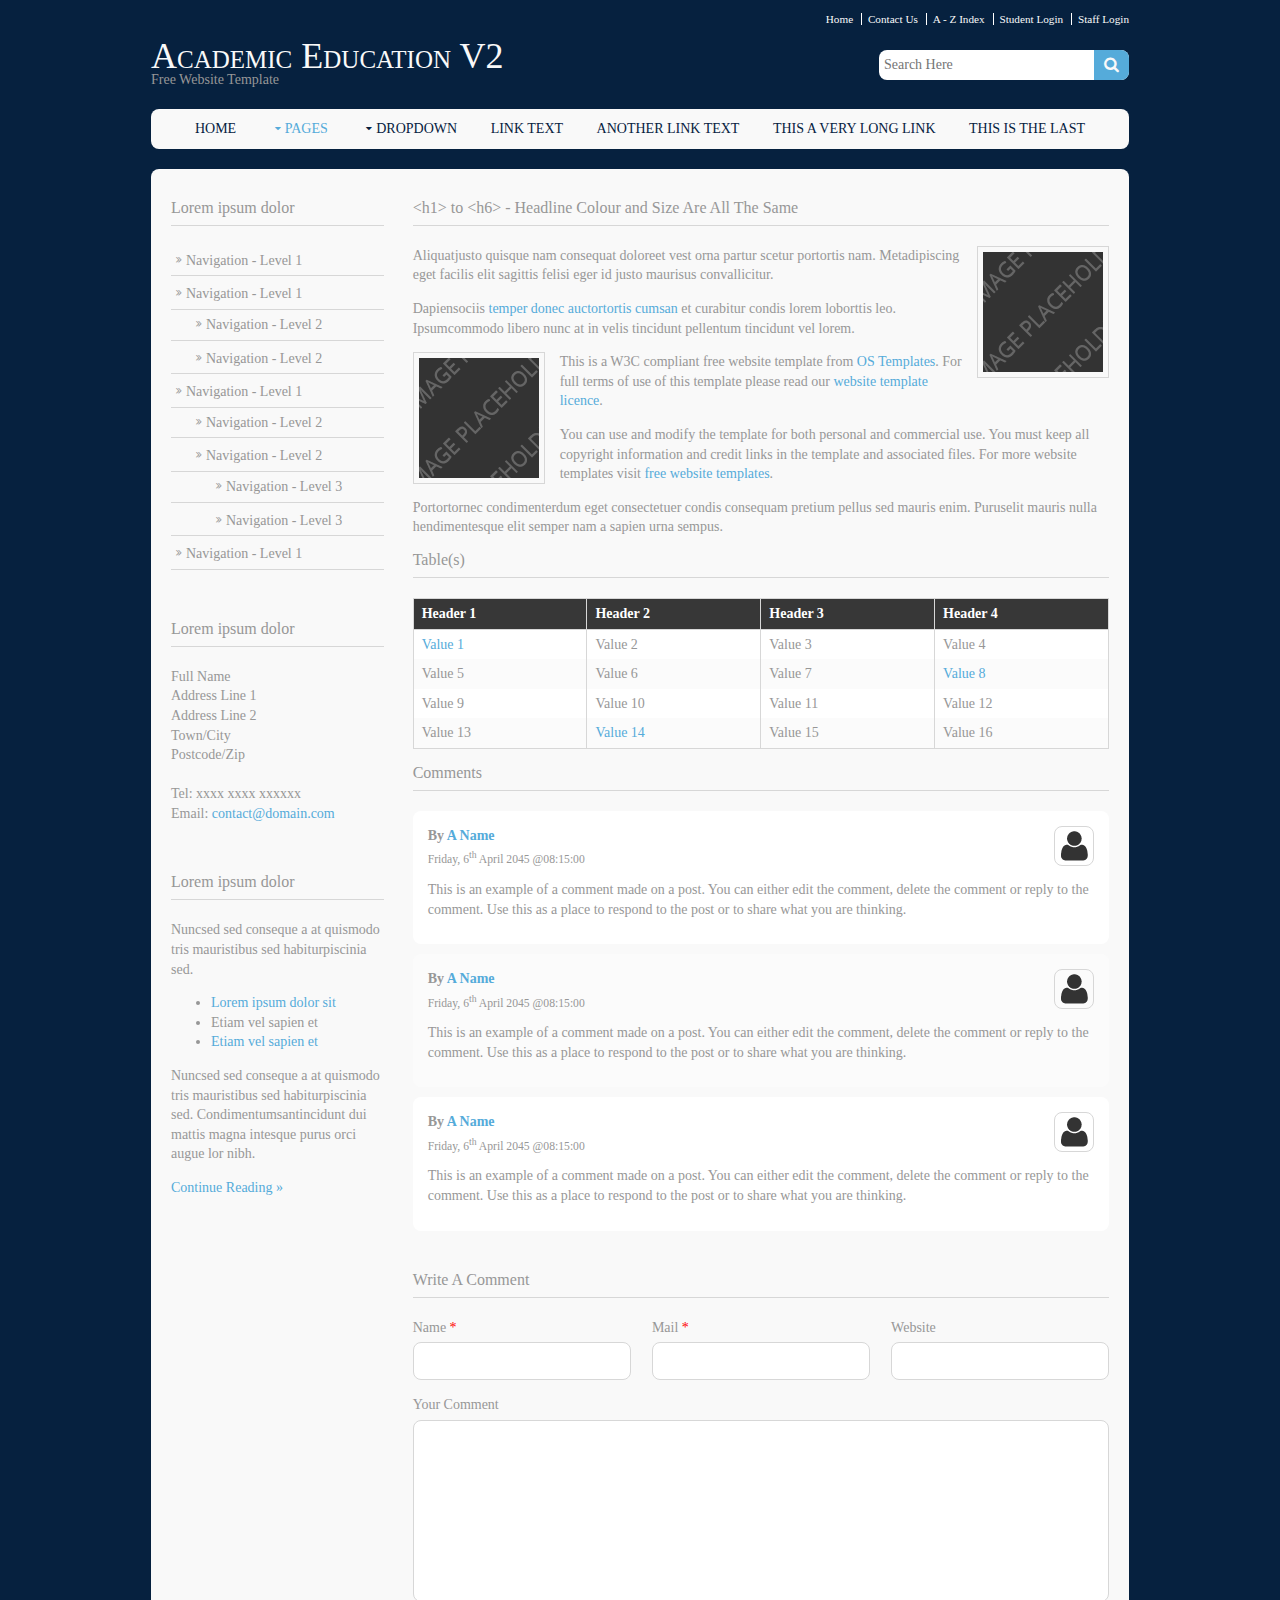
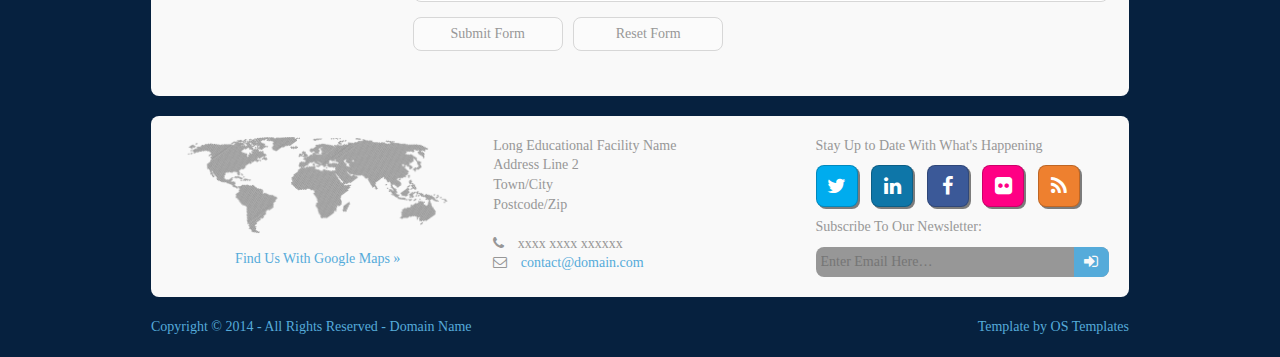
<file: 07.02.2024/pages/sidebar-left-2.html>
<!DOCTYPE html>
<!--
Template Name: Academic Education V2
Author: <a href="http://www.os-templates.com/">OS Templates</a>
Author URI: http://www.os-templates.com/
Licence: Free to use under our free template licence terms
Licence URI: http://www.os-templates.com/template-terms
-->
<html>
<head>
<title>Academic Education V2 | Pages | Sidebar Left 2</title>
<meta charset="utf-8">
<meta name="viewport" content="width=device-width, initial-scale=1.0, maximum-scale=1.0, user-scalable=no">
<link href="../layout/styles/layout.css" rel="stylesheet" type="text/css" media="all">
</head>
<body id="top">
<!-- ################################################################################################ --> 
<!-- ################################################################################################ --> 
<!-- ################################################################################################ -->
<div class="wrapper row0">
  <div id="topbar" class="clear"> 
    <!-- ################################################################################################ -->
    <nav>
      <ul>
        <li><a href="#">Home</a></li>
        <li><a href="#">Contact Us</a></li>
        <li><a href="#">A - Z Index</a></li>
        <li><a href="#">Student Login</a></li>
        <li><a href="#">Staff Login</a></li>
      </ul>
    </nav>
    <!-- ################################################################################################ --> 
  </div>
</div>
<!-- ################################################################################################ --> 
<!-- ################################################################################################ --> 
<!-- ################################################################################################ -->
<div class="wrapper row1">
  <header id="header" class="clear"> 
    <!-- ################################################################################################ -->
    <div id="logo" class="fl_left">
      <h1><a href="../index.html">Academic Education V2</a></h1>
      <p>Free Website Template</p>
    </div>
    <div class="fl_right">
      <form class="clear" method="post" action="#">
        <fieldset>
          <legend>Search:</legend>
          <input type="text" value="" placeholder="Search Here">
          <button class="fa fa-search" type="submit" title="Search"><em>Search</em></button>
        </fieldset>
      </form>
    </div>
    <!-- ################################################################################################ --> 
  </header>
</div>
<!-- ################################################################################################ --> 
<!-- ################################################################################################ --> 
<!-- ################################################################################################ -->
<div class="wrapper row2">
  <div class="rounded">
    <nav id="mainav" class="clear"> 
      <!-- ################################################################################################ -->
      <ul class="clear">
        <li><a href="../index.html">Home</a></li>
        <li class="active"><a class="drop" href="#">Pages</a>
          <ul>
            <li><a href="gallery.html">Gallery</a></li>
            <li><a href="portfolio.html">Portfolio</a></li>
            <li><a href="full-width.html">Full Width</a></li>
            <li><a href="sidebar-left.html">Sidebar Left</a></li>
            <li class="active"><a href="sidebar-left-2.html">Sidebar Left 2</a></li>
            <li><a href="sidebar-right.html">Sidebar Right</a></li>
            <li><a href="sidebar-right-2.html">Sidebar Right 2</a></li>
            <li><a href="basic-grid.html">Basic Grid</a></li>
          </ul>
        </li>
        <li><a class="drop" href="#">Dropdown</a>
          <ul>
            <li><a href="#">Level 2</a></li>
            <li><a class="drop" href="#">Level 2 + Drop</a>
              <ul>
                <li><a href="#">Level 3</a></li>
                <li><a href="#">Level 3</a></li>
              </ul>
            </li>
          </ul>
        </li>
        <li><a href="#">Link Text</a></li>
        <li><a href="#">Another Link Text</a></li>
        <li><a href="#">This a very long link</a></li>
        <li><a href="#">This is the last</a></li>
      </ul>
      <!-- ################################################################################################ --> 
    </nav>
  </div>
</div>
<!-- ################################################################################################ --> 
<!-- ################################################################################################ --> 
<!-- ################################################################################################ -->
<div class="wrapper row3">
  <div class="rounded">
    <main class="container clear"> 
      <!-- main body --> 
      <!-- ################################################################################################ -->
      <div class="sidebar one_quarter first"> 
        <!-- ################################################################################################ -->
        <h6>Lorem ipsum dolor</h6>
        <nav class="sdb_holder">
          <ul>
            <li><a href="#">Navigation - Level 1</a></li>
            <li><a href="#">Navigation - Level 1</a>
              <ul>
                <li><a href="#">Navigation - Level 2</a></li>
                <li><a href="#">Navigation - Level 2</a></li>
              </ul>
            </li>
            <li><a href="#">Navigation - Level 1</a>
              <ul>
                <li><a href="#">Navigation - Level 2</a></li>
                <li><a href="#">Navigation - Level 2</a>
                  <ul>
                    <li><a href="#">Navigation - Level 3</a></li>
                    <li><a href="#">Navigation - Level 3</a></li>
                  </ul>
                </li>
              </ul>
            </li>
            <li><a href="#">Navigation - Level 1</a></li>
          </ul>
        </nav>
        <div class="sdb_holder">
          <h6>Lorem ipsum dolor</h6>
          <address>
          Full Name<br>
          Address Line 1<br>
          Address Line 2<br>
          Town/City<br>
          Postcode/Zip<br>
          <br>
          Tel: xxxx xxxx xxxxxx<br>
          Email: <a href="#">contact@domain.com</a>
          </address>
        </div>
        <div class="sdb_holder">
          <article>
            <h6>Lorem ipsum dolor</h6>
            <p>Nuncsed sed conseque a at quismodo tris mauristibus sed habiturpiscinia sed.</p>
            <ul>
              <li><a href="#">Lorem ipsum dolor sit</a></li>
              <li>Etiam vel sapien et</li>
              <li><a href="#">Etiam vel sapien et</a></li>
            </ul>
            <p>Nuncsed sed conseque a at quismodo tris mauristibus sed habiturpiscinia sed. Condimentumsantincidunt dui mattis magna intesque purus orci augue lor nibh.</p>
            <p class="more"><a href="#">Continue Reading &raquo;</a></p>
          </article>
        </div>
        <!-- ################################################################################################ --> 
      </div>
      <!-- ################################################################################################ --> 
      <!-- ################################################################################################ -->
      <div id="content" class="three_quarter"> 
        <!-- ################################################################################################ -->
        <h1>&lt;h1&gt; to &lt;h6&gt; - Headline Colour and Size Are All The Same</h1>
        <img class="imgr borderedbox" src="../images/demo/120x120.gif" alt="">
        <p>Aliquatjusto quisque nam consequat doloreet vest orna partur scetur portortis nam. Metadipiscing eget facilis elit sagittis felisi eger id justo maurisus convallicitur.</p>
        <p>Dapiensociis <a href="#">temper donec auctortortis cumsan</a> et curabitur condis lorem loborttis leo. Ipsumcommodo libero nunc at in velis tincidunt pellentum tincidunt vel lorem.</p>
        <img class="imgl borderedbox" src="../images/demo/120x120.gif" alt="">
        <p>This is a W3C compliant free website template from <a href="http://www.os-templates.com/" title="Free Website Templates">OS Templates</a>. For full terms of use of this template please read our <a href="http://www.os-templates.com/template-terms">website template licence</a>.</p>
        <p>You can use and modify the template for both personal and commercial use. You must keep all copyright information and credit links in the template and associated files. For more website templates visit <a href="http://www.os-templates.com/">free website templates</a>.</p>
        <p>Portortornec condimenterdum eget consectetuer condis consequam pretium pellus sed mauris enim. Puruselit mauris nulla hendimentesque elit semper nam a sapien urna sempus.</p>
        <h1>Table(s)</h1>
        <div class="scrollable">
          <table>
            <thead>
              <tr>
                <th>Header 1</th>
                <th>Header 2</th>
                <th>Header 3</th>
                <th>Header 4</th>
              </tr>
            </thead>
            <tbody>
              <tr>
                <td><a href="#">Value 1</a></td>
                <td>Value 2</td>
                <td>Value 3</td>
                <td>Value 4</td>
              </tr>
              <tr>
                <td>Value 5</td>
                <td>Value 6</td>
                <td>Value 7</td>
                <td><a href="#">Value 8</a></td>
              </tr>
              <tr>
                <td>Value 9</td>
                <td>Value 10</td>
                <td>Value 11</td>
                <td>Value 12</td>
              </tr>
              <tr>
                <td>Value 13</td>
                <td><a href="#">Value 14</a></td>
                <td>Value 15</td>
                <td>Value 16</td>
              </tr>
            </tbody>
          </table>
        </div>
        <div id="comments">
          <h2>Comments</h2>
          <ul>
            <li>
              <article>
                <header>
                  <figure class="avatar"><img src="../images/demo/avatar.png" alt=""></figure>
                  <address>
                  By <a href="#">A Name</a>
                  </address>
                  <time datetime="2045-04-06T08:15+00:00">Friday, 6<sup>th</sup> April 2045 @08:15:00</time>
                </header>
                <div class="comcont">
                  <p>This is an example of a comment made on a post. You can either edit the comment, delete the comment or reply to the comment. Use this as a place to respond to the post or to share what you are thinking.</p>
                </div>
              </article>
            </li>
            <li>
              <article>
                <header>
                  <figure class="avatar"><img src="../images/demo/avatar.png" alt=""></figure>
                  <address>
                  By <a href="#">A Name</a>
                  </address>
                  <time datetime="2045-04-06T08:15+00:00">Friday, 6<sup>th</sup> April 2045 @08:15:00</time>
                </header>
                <div class="comcont">
                  <p>This is an example of a comment made on a post. You can either edit the comment, delete the comment or reply to the comment. Use this as a place to respond to the post or to share what you are thinking.</p>
                </div>
              </article>
            </li>
            <li>
              <article>
                <header>
                  <figure class="avatar"><img src="../images/demo/avatar.png" alt=""></figure>
                  <address>
                  By <a href="#">A Name</a>
                  </address>
                  <time datetime="2045-04-06T08:15+00:00">Friday, 6<sup>th</sup> April 2045 @08:15:00</time>
                </header>
                <div class="comcont">
                  <p>This is an example of a comment made on a post. You can either edit the comment, delete the comment or reply to the comment. Use this as a place to respond to the post or to share what you are thinking.</p>
                </div>
              </article>
            </li>
          </ul>
          <h2>Write A Comment</h2>
          <form action="#" method="post">
            <div class="one_third first">
              <label for="name">Name <span>*</span></label>
              <input type="text" name="name" id="name" value="" size="22">
            </div>
            <div class="one_third">
              <label for="email">Mail <span>*</span></label>
              <input type="text" name="email" id="email" value="" size="22">
            </div>
            <div class="one_third">
              <label for="url">Website</label>
              <input type="text" name="url" id="url" value="" size="22">
            </div>
            <div class="block clear">
              <label for="comment">Your Comment</label>
              <textarea name="comment" id="comment" cols="25" rows="10"></textarea>
            </div>
            <div>
              <input name="submit" type="submit" value="Submit Form">
              &nbsp;
              <input name="reset" type="reset" value="Reset Form">
            </div>
          </form>
        </div>
        <!-- ################################################################################################ --> 
      </div>
      <!-- ################################################################################################ --> 
      <!-- / main body -->
      <div class="clear"></div>
    </main>
  </div>
</div>
<!-- ################################################################################################ --> 
<!-- ################################################################################################ --> 
<!-- ################################################################################################ -->
<div class="wrapper row4">
  <div class="rounded">
    <footer id="footer" class="clear"> 
      <!-- ################################################################################################ -->
      <div class="one_third first">
        <figure class="center"><img class="btmspace-15" src="../images/demo/worldmap.png" alt="">
          <figcaption><a href="#">Find Us With Google Maps &raquo;</a></figcaption>
        </figure>
      </div>
      <div class="one_third">
        <address>
        Long Educational Facility Name<br>
        Address Line 2<br>
        Town/City<br>
        Postcode/Zip<br>
        <br>
        <i class="fa fa-phone pright-10"></i> xxxx xxxx xxxxxx<br>
        <i class="fa fa-envelope-o pright-10"></i> <a href="#">contact@domain.com</a>
        </address>
      </div>
      <div class="one_third">
        <p class="nospace btmspace-10">Stay Up to Date With What's Happening</p>
        <ul class="faico clear">
          <li><a class="faicon-twitter" href="#"><i class="fa fa-twitter"></i></a></li>
          <li><a class="faicon-linkedin" href="#"><i class="fa fa-linkedin"></i></a></li>
          <li><a class="faicon-facebook" href="#"><i class="fa fa-facebook"></i></a></li>
          <li><a class="faicon-flickr" href="#"><i class="fa fa-flickr"></i></a></li>
          <li><a class="faicon-rss" href="#"><i class="fa fa-rss"></i></a></li>
        </ul>
        <form class="clear" method="post" action="#">
          <fieldset>
            <legend>Subscribe To Our Newsletter:</legend>
            <input type="text" value="" placeholder="Enter Email Here&hellip;">
            <button class="fa fa-sign-in" type="submit" title="Sign Up"><em>Sign Up</em></button>
          </fieldset>
        </form>
      </div>
      <!-- ################################################################################################ --> 
    </footer>
  </div>
</div>
<!-- ################################################################################################ --> 
<!-- ################################################################################################ --> 
<!-- ################################################################################################ -->
<div class="wrapper row5">
  <div id="copyright" class="clear"> 
    <!-- ################################################################################################ -->
    <p class="fl_left">Copyright &copy; 2014 - All Rights Reserved - <a href="#">Domain Name</a></p>
    <p class="fl_right">Template by <a target="_blank" href="http://www.os-templates.com/" title="Free Website Templates">OS Templates</a></p>
    <!-- ################################################################################################ --> 
  </div>
</div>
<!-- JAVASCRIPTS --> 
<script src="../layout/scripts/jquery.min.js"></script> 
<script src="../layout/scripts/jquery.fitvids.min.js"></script> 
<script src="../layout/scripts/jquery.mobilemenu.js"></script>
</body>
</html>
</file>
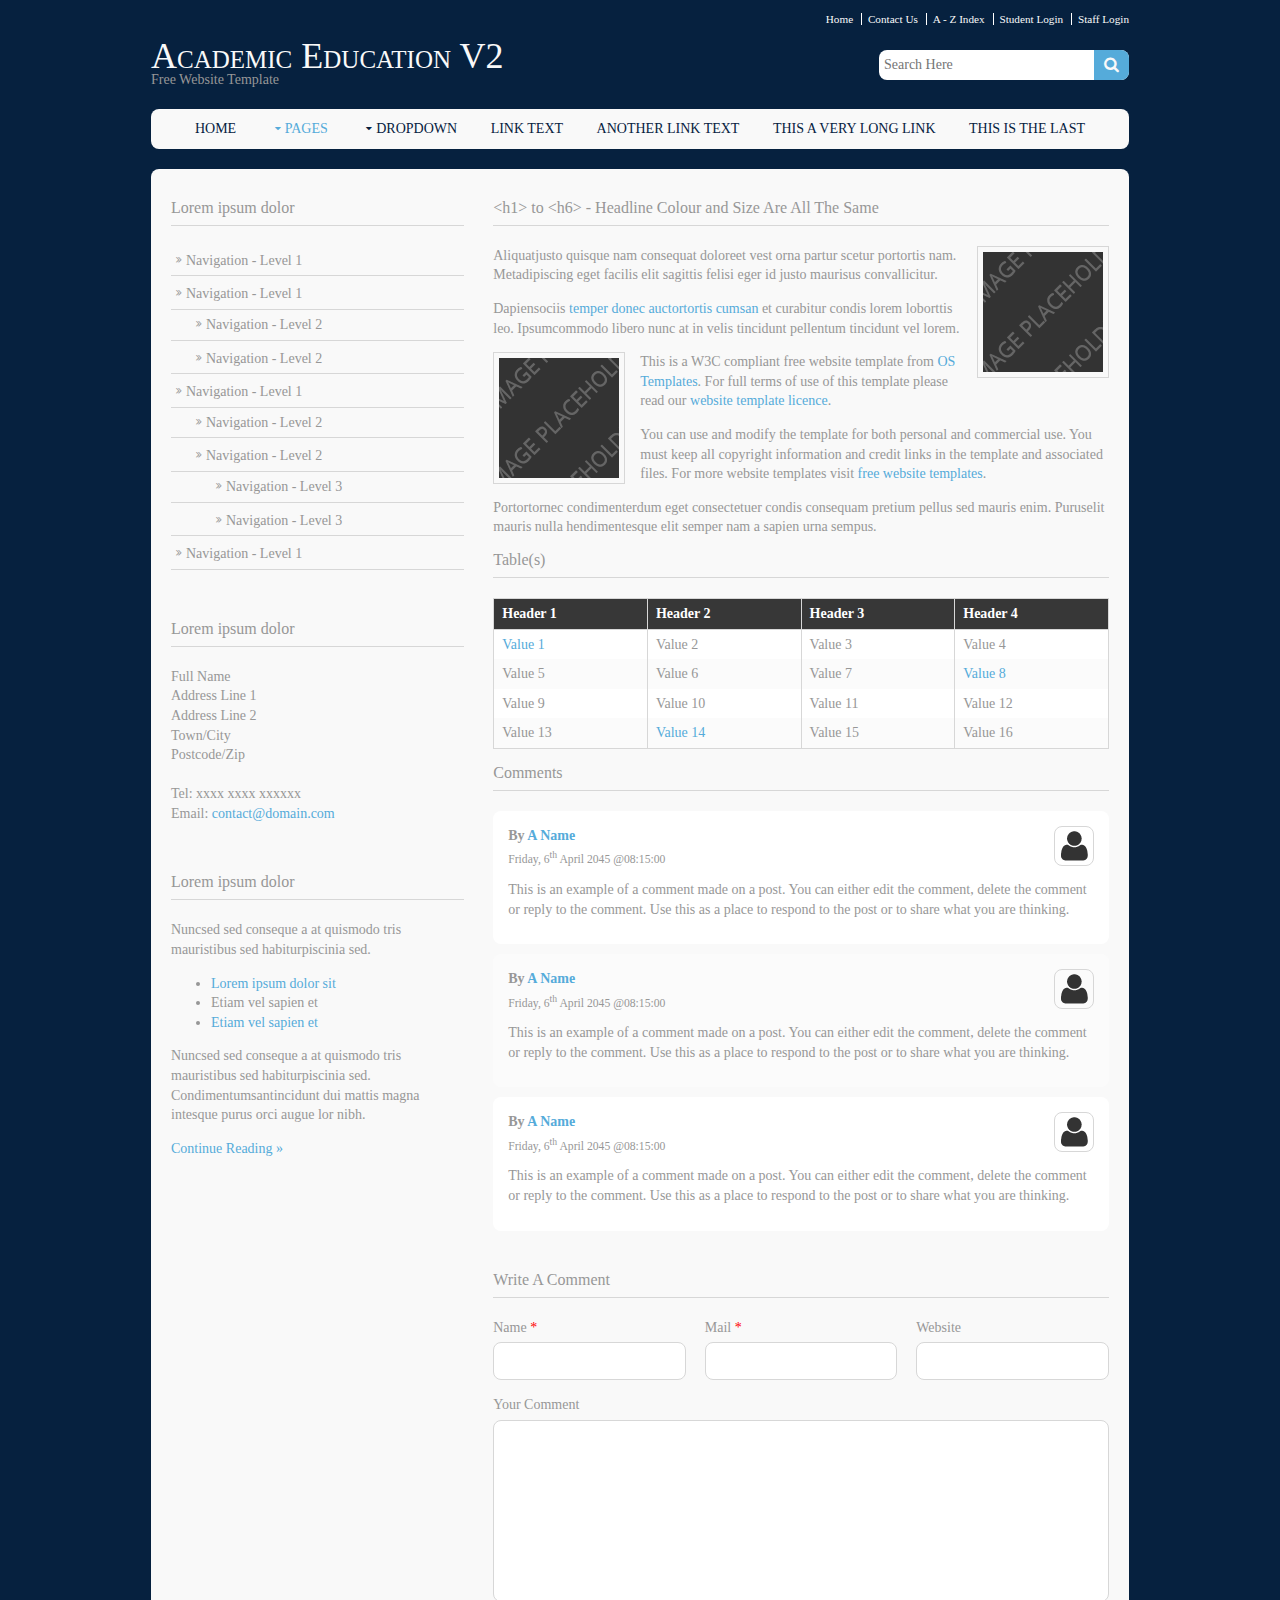
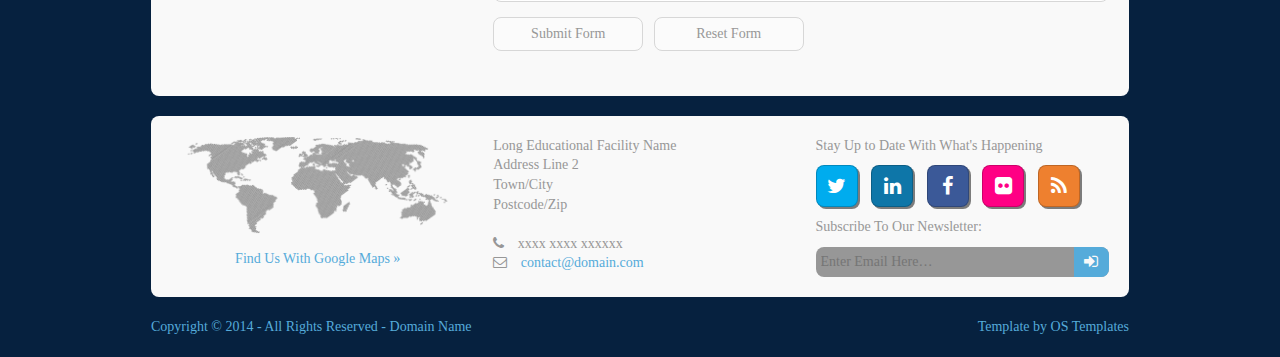
<file: 07.02.2024/pages/sidebar-left.html>
<!DOCTYPE html>
<!--
Template Name: Academic Education V2
Author: <a href="http://www.os-templates.com/">OS Templates</a>
Author URI: http://www.os-templates.com/
Licence: Free to use under our free template licence terms
Licence URI: http://www.os-templates.com/template-terms
-->
<html>
<head>
<title>Academic Education V2 | Pages | Sidebar Left</title>
<meta charset="utf-8">
<meta name="viewport" content="width=device-width, initial-scale=1.0, maximum-scale=1.0, user-scalable=no">
<link href="../layout/styles/layout.css" rel="stylesheet" type="text/css" media="all">
</head>
<body id="top">
<!-- ################################################################################################ --> 
<!-- ################################################################################################ --> 
<!-- ################################################################################################ -->
<div class="wrapper row0">
  <div id="topbar" class="clear"> 
    <!-- ################################################################################################ -->
    <nav>
      <ul>
        <li><a href="#">Home</a></li>
        <li><a href="#">Contact Us</a></li>
        <li><a href="#">A - Z Index</a></li>
        <li><a href="#">Student Login</a></li>
        <li><a href="#">Staff Login</a></li>
      </ul>
    </nav>
    <!-- ################################################################################################ --> 
  </div>
</div>
<!-- ################################################################################################ --> 
<!-- ################################################################################################ --> 
<!-- ################################################################################################ -->
<div class="wrapper row1">
  <header id="header" class="clear"> 
    <!-- ################################################################################################ -->
    <div id="logo" class="fl_left">
      <h1><a href="../index.html">Academic Education V2</a></h1>
      <p>Free Website Template</p>
    </div>
    <div class="fl_right">
      <form class="clear" method="post" action="#">
        <fieldset>
          <legend>Search:</legend>
          <input type="text" value="" placeholder="Search Here">
          <button class="fa fa-search" type="submit" title="Search"><em>Search</em></button>
        </fieldset>
      </form>
    </div>
    <!-- ################################################################################################ --> 
  </header>
</div>
<!-- ################################################################################################ --> 
<!-- ################################################################################################ --> 
<!-- ################################################################################################ -->
<div class="wrapper row2">
  <div class="rounded">
    <nav id="mainav" class="clear"> 
      <!-- ################################################################################################ -->
      <ul class="clear">
        <li><a href="../index.html">Home</a></li>
        <li class="active"><a class="drop" href="#">Pages</a>
          <ul>
            <li><a href="gallery.html">Gallery</a></li>
            <li><a href="portfolio.html">Portfolio</a></li>
            <li><a href="full-width.html">Full Width</a></li>
            <li class="active"><a href="sidebar-left.html">Sidebar Left</a></li>
            <li><a href="sidebar-left-2.html">Sidebar Left 2</a></li>
            <li><a href="sidebar-right.html">Sidebar Right</a></li>
            <li><a href="sidebar-right-2.html">Sidebar Right 2</a></li>
            <li><a href="basic-grid.html">Basic Grid</a></li>
          </ul>
        </li>
        <li><a class="drop" href="#">Dropdown</a>
          <ul>
            <li><a href="#">Level 2</a></li>
            <li><a class="drop" href="#">Level 2 + Drop</a>
              <ul>
                <li><a href="#">Level 3</a></li>
                <li><a href="#">Level 3</a></li>
              </ul>
            </li>
          </ul>
        </li>
        <li><a href="#">Link Text</a></li>
        <li><a href="#">Another Link Text</a></li>
        <li><a href="#">This a very long link</a></li>
        <li><a href="#">This is the last</a></li>
      </ul>
      <!-- ################################################################################################ --> 
    </nav>
  </div>
</div>
<!-- ################################################################################################ --> 
<!-- ################################################################################################ --> 
<!-- ################################################################################################ -->
<div class="wrapper row3">
  <div class="rounded">
    <main class="container clear"> 
      <!-- main body --> 
      <!-- ################################################################################################ -->
      <div class="sidebar one_third first"> 
        <!-- ################################################################################################ -->
        <h6>Lorem ipsum dolor</h6>
        <nav class="sdb_holder">
          <ul>
            <li><a href="#">Navigation - Level 1</a></li>
            <li><a href="#">Navigation - Level 1</a>
              <ul>
                <li><a href="#">Navigation - Level 2</a></li>
                <li><a href="#">Navigation - Level 2</a></li>
              </ul>
            </li>
            <li><a href="#">Navigation - Level 1</a>
              <ul>
                <li><a href="#">Navigation - Level 2</a></li>
                <li><a href="#">Navigation - Level 2</a>
                  <ul>
                    <li><a href="#">Navigation - Level 3</a></li>
                    <li><a href="#">Navigation - Level 3</a></li>
                  </ul>
                </li>
              </ul>
            </li>
            <li><a href="#">Navigation - Level 1</a></li>
          </ul>
        </nav>
        <div class="sdb_holder">
          <h6>Lorem ipsum dolor</h6>
          <address>
          Full Name<br>
          Address Line 1<br>
          Address Line 2<br>
          Town/City<br>
          Postcode/Zip<br>
          <br>
          Tel: xxxx xxxx xxxxxx<br>
          Email: <a href="#">contact@domain.com</a>
          </address>
        </div>
        <div class="sdb_holder">
          <article>
            <h6>Lorem ipsum dolor</h6>
            <p>Nuncsed sed conseque a at quismodo tris mauristibus sed habiturpiscinia sed.</p>
            <ul>
              <li><a href="#">Lorem ipsum dolor sit</a></li>
              <li>Etiam vel sapien et</li>
              <li><a href="#">Etiam vel sapien et</a></li>
            </ul>
            <p>Nuncsed sed conseque a at quismodo tris mauristibus sed habiturpiscinia sed. Condimentumsantincidunt dui mattis magna intesque purus orci augue lor nibh.</p>
            <p class="more"><a href="#">Continue Reading &raquo;</a></p>
          </article>
        </div>
        <!-- ################################################################################################ --> 
      </div>
      <!-- ################################################################################################ --> 
      <!-- ################################################################################################ -->
      <div id="content" class="two_third"> 
        <!-- ################################################################################################ -->
        <h1>&lt;h1&gt; to &lt;h6&gt; - Headline Colour and Size Are All The Same</h1>
        <img class="imgr borderedbox" src="../images/demo/120x120.gif" alt="">
        <p>Aliquatjusto quisque nam consequat doloreet vest orna partur scetur portortis nam. Metadipiscing eget facilis elit sagittis felisi eger id justo maurisus convallicitur.</p>
        <p>Dapiensociis <a href="#">temper donec auctortortis cumsan</a> et curabitur condis lorem loborttis leo. Ipsumcommodo libero nunc at in velis tincidunt pellentum tincidunt vel lorem.</p>
        <img class="imgl borderedbox" src="../images/demo/120x120.gif" alt="">
        <p>This is a W3C compliant free website template from <a href="http://www.os-templates.com/" title="Free Website Templates">OS Templates</a>. For full terms of use of this template please read our <a href="http://www.os-templates.com/template-terms">website template licence</a>.</p>
        <p>You can use and modify the template for both personal and commercial use. You must keep all copyright information and credit links in the template and associated files. For more website templates visit <a href="http://www.os-templates.com/">free website templates</a>.</p>
        <p>Portortornec condimenterdum eget consectetuer condis consequam pretium pellus sed mauris enim. Puruselit mauris nulla hendimentesque elit semper nam a sapien urna sempus.</p>
        <h1>Table(s)</h1>
        <div class="scrollable">
          <table>
            <thead>
              <tr>
                <th>Header 1</th>
                <th>Header 2</th>
                <th>Header 3</th>
                <th>Header 4</th>
              </tr>
            </thead>
            <tbody>
              <tr>
                <td><a href="#">Value 1</a></td>
                <td>Value 2</td>
                <td>Value 3</td>
                <td>Value 4</td>
              </tr>
              <tr>
                <td>Value 5</td>
                <td>Value 6</td>
                <td>Value 7</td>
                <td><a href="#">Value 8</a></td>
              </tr>
              <tr>
                <td>Value 9</td>
                <td>Value 10</td>
                <td>Value 11</td>
                <td>Value 12</td>
              </tr>
              <tr>
                <td>Value 13</td>
                <td><a href="#">Value 14</a></td>
                <td>Value 15</td>
                <td>Value 16</td>
              </tr>
            </tbody>
          </table>
        </div>
        <div id="comments">
          <h2>Comments</h2>
          <ul>
            <li>
              <article>
                <header>
                  <figure class="avatar"><img src="../images/demo/avatar.png" alt=""></figure>
                  <address>
                  By <a href="#">A Name</a>
                  </address>
                  <time datetime="2045-04-06T08:15+00:00">Friday, 6<sup>th</sup> April 2045 @08:15:00</time>
                </header>
                <div class="comcont">
                  <p>This is an example of a comment made on a post. You can either edit the comment, delete the comment or reply to the comment. Use this as a place to respond to the post or to share what you are thinking.</p>
                </div>
              </article>
            </li>
            <li>
              <article>
                <header>
                  <figure class="avatar"><img src="../images/demo/avatar.png" alt=""></figure>
                  <address>
                  By <a href="#">A Name</a>
                  </address>
                  <time datetime="2045-04-06T08:15+00:00">Friday, 6<sup>th</sup> April 2045 @08:15:00</time>
                </header>
                <div class="comcont">
                  <p>This is an example of a comment made on a post. You can either edit the comment, delete the comment or reply to the comment. Use this as a place to respond to the post or to share what you are thinking.</p>
                </div>
              </article>
            </li>
            <li>
              <article>
                <header>
                  <figure class="avatar"><img src="../images/demo/avatar.png" alt=""></figure>
                  <address>
                  By <a href="#">A Name</a>
                  </address>
                  <time datetime="2045-04-06T08:15+00:00">Friday, 6<sup>th</sup> April 2045 @08:15:00</time>
                </header>
                <div class="comcont">
                  <p>This is an example of a comment made on a post. You can either edit the comment, delete the comment or reply to the comment. Use this as a place to respond to the post or to share what you are thinking.</p>
                </div>
              </article>
            </li>
          </ul>
          <h2>Write A Comment</h2>
          <form action="#" method="post">
            <div class="one_third first">
              <label for="name">Name <span>*</span></label>
              <input type="text" name="name" id="name" value="" size="22">
            </div>
            <div class="one_third">
              <label for="email">Mail <span>*</span></label>
              <input type="text" name="email" id="email" value="" size="22">
            </div>
            <div class="one_third">
              <label for="url">Website</label>
              <input type="text" name="url" id="url" value="" size="22">
            </div>
            <div class="block clear">
              <label for="comment">Your Comment</label>
              <textarea name="comment" id="comment" cols="25" rows="10"></textarea>
            </div>
            <div>
              <input name="submit" type="submit" value="Submit Form">
              &nbsp;
              <input name="reset" type="reset" value="Reset Form">
            </div>
          </form>
        </div>
        <!-- ################################################################################################ --> 
      </div>
      <!-- ################################################################################################ --> 
      <!-- / main body -->
      <div class="clear"></div>
    </main>
  </div>
</div>
<!-- ################################################################################################ --> 
<!-- ################################################################################################ --> 
<!-- ################################################################################################ -->
<div class="wrapper row4">
  <div class="rounded">
    <footer id="footer" class="clear"> 
      <!-- ################################################################################################ -->
      <div class="one_third first">
        <figure class="center"><img class="btmspace-15" src="../images/demo/worldmap.png" alt="">
          <figcaption><a href="#">Find Us With Google Maps &raquo;</a></figcaption>
        </figure>
      </div>
      <div class="one_third">
        <address>
        Long Educational Facility Name<br>
        Address Line 2<br>
        Town/City<br>
        Postcode/Zip<br>
        <br>
        <i class="fa fa-phone pright-10"></i> xxxx xxxx xxxxxx<br>
        <i class="fa fa-envelope-o pright-10"></i> <a href="#">contact@domain.com</a>
        </address>
      </div>
      <div class="one_third">
        <p class="nospace btmspace-10">Stay Up to Date With What's Happening</p>
        <ul class="faico clear">
          <li><a class="faicon-twitter" href="#"><i class="fa fa-twitter"></i></a></li>
          <li><a class="faicon-linkedin" href="#"><i class="fa fa-linkedin"></i></a></li>
          <li><a class="faicon-facebook" href="#"><i class="fa fa-facebook"></i></a></li>
          <li><a class="faicon-flickr" href="#"><i class="fa fa-flickr"></i></a></li>
          <li><a class="faicon-rss" href="#"><i class="fa fa-rss"></i></a></li>
        </ul>
        <form class="clear" method="post" action="#">
          <fieldset>
            <legend>Subscribe To Our Newsletter:</legend>
            <input type="text" value="" placeholder="Enter Email Here&hellip;">
            <button class="fa fa-sign-in" type="submit" title="Sign Up"><em>Sign Up</em></button>
          </fieldset>
        </form>
      </div>
      <!-- ################################################################################################ --> 
    </footer>
  </div>
</div>
<!-- ################################################################################################ --> 
<!-- ################################################################################################ --> 
<!-- ################################################################################################ -->
<div class="wrapper row5">
  <div id="copyright" class="clear"> 
    <!-- ################################################################################################ -->
    <p class="fl_left">Copyright &copy; 2014 - All Rights Reserved - <a href="#">Domain Name</a></p>
    <p class="fl_right">Template by <a target="_blank" href="http://www.os-templates.com/" title="Free Website Templates">OS Templates</a></p>
    <!-- ################################################################################################ --> 
  </div>
</div>
<!-- JAVASCRIPTS --> 
<script src="../layout/scripts/jquery.min.js"></script> 
<script src="../layout/scripts/jquery.fitvids.min.js"></script> 
<script src="../layout/scripts/jquery.mobilemenu.js"></script>
</body>
</html>
</file>
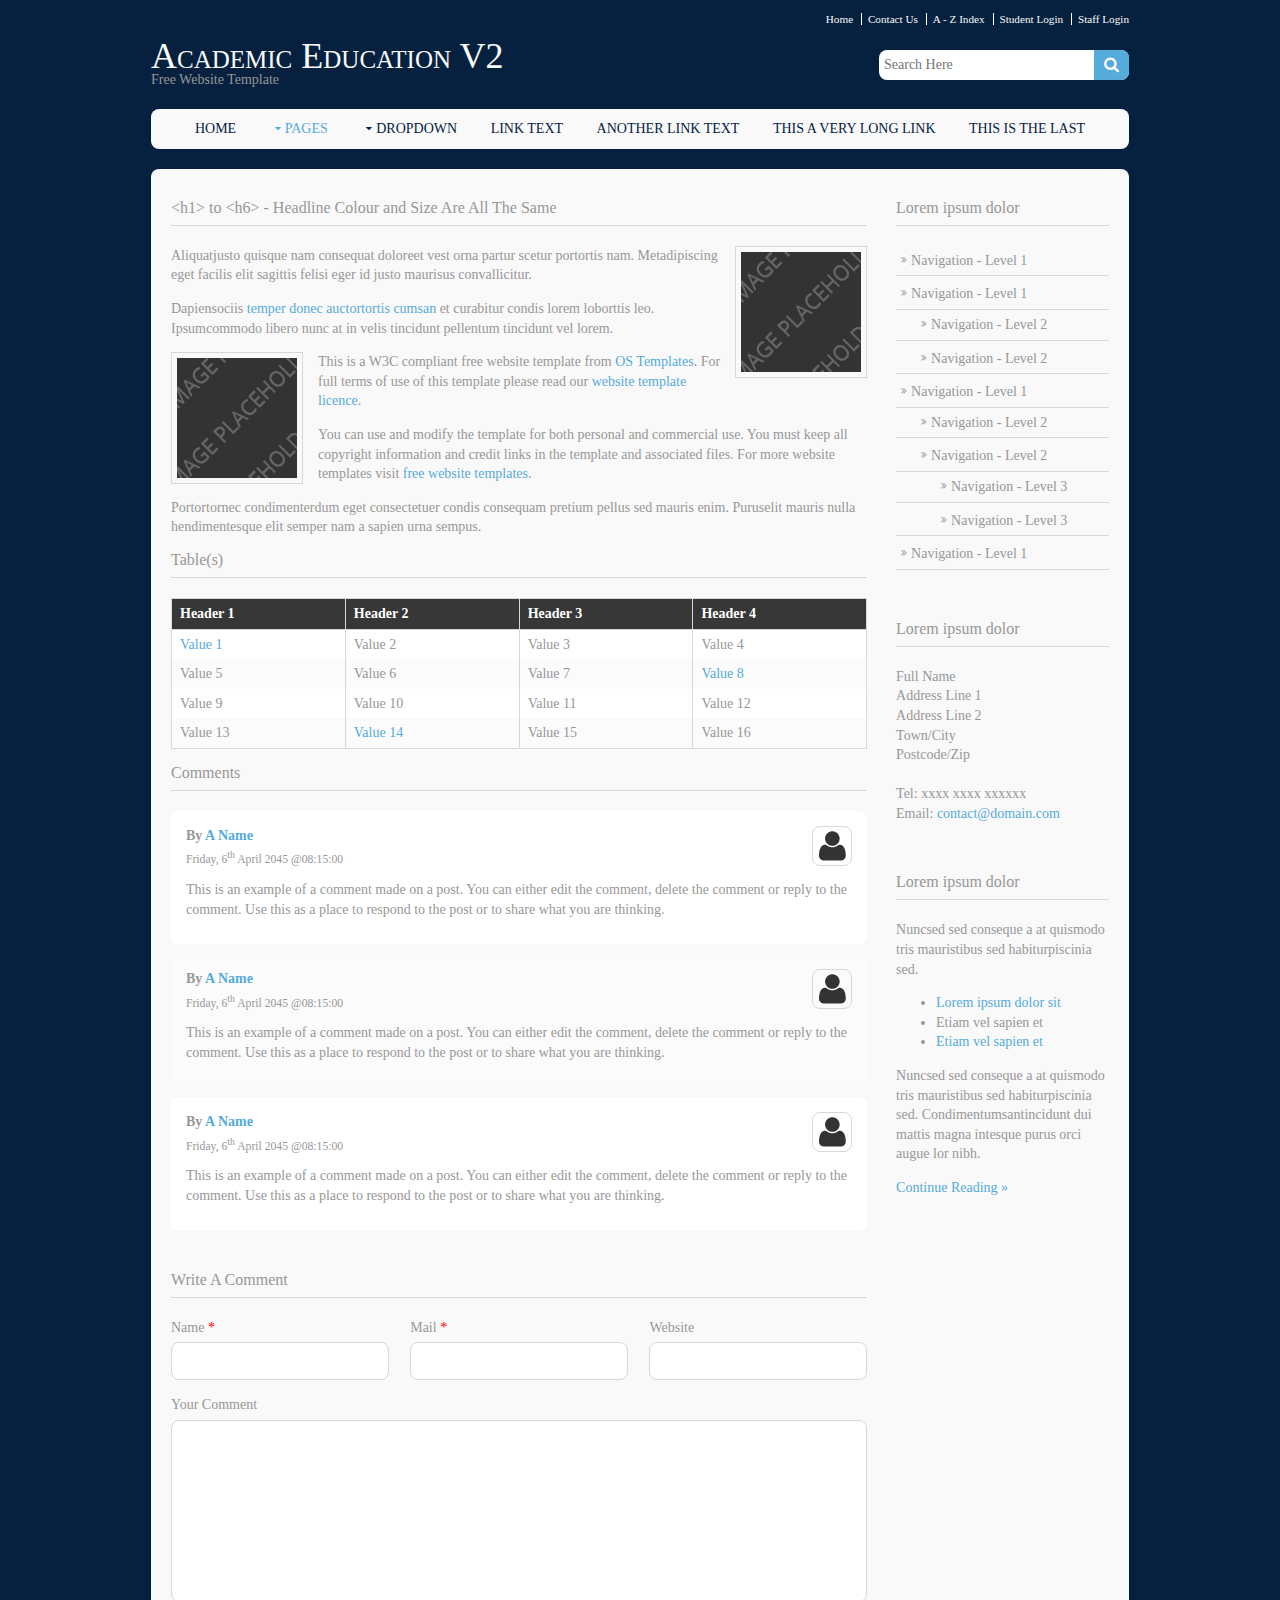
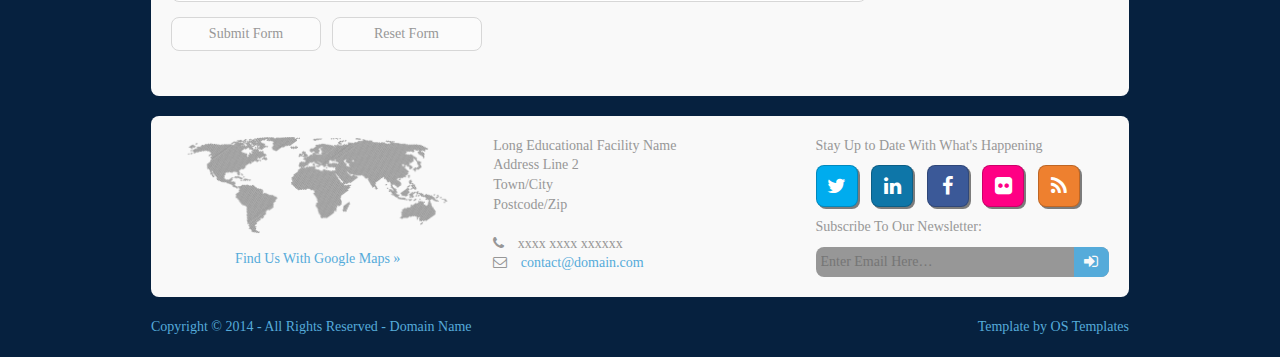
<file: 07.02.2024/pages/sidebar-right-2.html>
<!DOCTYPE html>
<!--
Template Name: Academic Education V2
Author: <a href="http://www.os-templates.com/">OS Templates</a>
Author URI: http://www.os-templates.com/
Licence: Free to use under our free template licence terms
Licence URI: http://www.os-templates.com/template-terms
-->
<html>
<head>
<title>Academic Education V2 | Pages | Sidebar Right 2</title>
<meta charset="utf-8">
<meta name="viewport" content="width=device-width, initial-scale=1.0, maximum-scale=1.0, user-scalable=no">
<link href="../layout/styles/layout.css" rel="stylesheet" type="text/css" media="all">
</head>
<body id="top">
<!-- ################################################################################################ --> 
<!-- ################################################################################################ --> 
<!-- ################################################################################################ -->
<div class="wrapper row0">
  <div id="topbar" class="clear"> 
    <!-- ################################################################################################ -->
    <nav>
      <ul>
        <li><a href="#">Home</a></li>
        <li><a href="#">Contact Us</a></li>
        <li><a href="#">A - Z Index</a></li>
        <li><a href="#">Student Login</a></li>
        <li><a href="#">Staff Login</a></li>
      </ul>
    </nav>
    <!-- ################################################################################################ --> 
  </div>
</div>
<!-- ################################################################################################ --> 
<!-- ################################################################################################ --> 
<!-- ################################################################################################ -->
<div class="wrapper row1">
  <header id="header" class="clear"> 
    <!-- ################################################################################################ -->
    <div id="logo" class="fl_left">
      <h1><a href="../index.html">Academic Education V2</a></h1>
      <p>Free Website Template</p>
    </div>
    <div class="fl_right">
      <form class="clear" method="post" action="#">
        <fieldset>
          <legend>Search:</legend>
          <input type="text" value="" placeholder="Search Here">
          <button class="fa fa-search" type="submit" title="Search"><em>Search</em></button>
        </fieldset>
      </form>
    </div>
    <!-- ################################################################################################ --> 
  </header>
</div>
<!-- ################################################################################################ --> 
<!-- ################################################################################################ --> 
<!-- ################################################################################################ -->
<div class="wrapper row2">
  <div class="rounded">
    <nav id="mainav" class="clear"> 
      <!-- ################################################################################################ -->
      <ul class="clear">
        <li><a href="../index.html">Home</a></li>
        <li class="active"><a class="drop" href="#">Pages</a>
          <ul>
            <li><a href="gallery.html">Gallery</a></li>
            <li><a href="portfolio.html">Portfolio</a></li>
            <li><a href="full-width.html">Full Width</a></li>
            <li><a href="sidebar-left.html">Sidebar Left</a></li>
            <li><a href="sidebar-left-2.html">Sidebar Left 2</a></li>
            <li><a href="sidebar-right.html">Sidebar Right</a></li>
            <li class="active"><a href="sidebar-right-2.html">Sidebar Right 2</a></li>
            <li><a href="basic-grid.html">Basic Grid</a></li>
          </ul>
        </li>
        <li><a class="drop" href="#">Dropdown</a>
          <ul>
            <li><a href="#">Level 2</a></li>
            <li><a class="drop" href="#">Level 2 + Drop</a>
              <ul>
                <li><a href="#">Level 3</a></li>
                <li><a href="#">Level 3</a></li>
              </ul>
            </li>
          </ul>
        </li>
        <li><a href="#">Link Text</a></li>
        <li><a href="#">Another Link Text</a></li>
        <li><a href="#">This a very long link</a></li>
        <li><a href="#">This is the last</a></li>
      </ul>
      <!-- ################################################################################################ --> 
    </nav>
  </div>
</div>
<!-- ################################################################################################ --> 
<!-- ################################################################################################ --> 
<!-- ################################################################################################ -->
<div class="wrapper row3">
  <div class="rounded">
    <main class="container clear"> 
      <!-- main body --> 
      <!-- ################################################################################################ -->
      <div id="content" class="three_quarter first"> 
        <!-- ################################################################################################ -->
        <h1>&lt;h1&gt; to &lt;h6&gt; - Headline Colour and Size Are All The Same</h1>
        <img class="imgr borderedbox" src="../images/demo/120x120.gif" alt="">
        <p>Aliquatjusto quisque nam consequat doloreet vest orna partur scetur portortis nam. Metadipiscing eget facilis elit sagittis felisi eger id justo maurisus convallicitur.</p>
        <p>Dapiensociis <a href="#">temper donec auctortortis cumsan</a> et curabitur condis lorem loborttis leo. Ipsumcommodo libero nunc at in velis tincidunt pellentum tincidunt vel lorem.</p>
        <img class="imgl borderedbox" src="../images/demo/120x120.gif" alt="">
        <p>This is a W3C compliant free website template from <a href="http://www.os-templates.com/" title="Free Website Templates">OS Templates</a>. For full terms of use of this template please read our <a href="http://www.os-templates.com/template-terms">website template licence</a>.</p>
        <p>You can use and modify the template for both personal and commercial use. You must keep all copyright information and credit links in the template and associated files. For more website templates visit <a href="http://www.os-templates.com/">free website templates</a>.</p>
        <p>Portortornec condimenterdum eget consectetuer condis consequam pretium pellus sed mauris enim. Puruselit mauris nulla hendimentesque elit semper nam a sapien urna sempus.</p>
        <h1>Table(s)</h1>
        <div class="scrollable">
          <table>
            <thead>
              <tr>
                <th>Header 1</th>
                <th>Header 2</th>
                <th>Header 3</th>
                <th>Header 4</th>
              </tr>
            </thead>
            <tbody>
              <tr>
                <td><a href="#">Value 1</a></td>
                <td>Value 2</td>
                <td>Value 3</td>
                <td>Value 4</td>
              </tr>
              <tr>
                <td>Value 5</td>
                <td>Value 6</td>
                <td>Value 7</td>
                <td><a href="#">Value 8</a></td>
              </tr>
              <tr>
                <td>Value 9</td>
                <td>Value 10</td>
                <td>Value 11</td>
                <td>Value 12</td>
              </tr>
              <tr>
                <td>Value 13</td>
                <td><a href="#">Value 14</a></td>
                <td>Value 15</td>
                <td>Value 16</td>
              </tr>
            </tbody>
          </table>
        </div>
        <div id="comments">
          <h2>Comments</h2>
          <ul>
            <li>
              <article>
                <header>
                  <figure class="avatar"><img src="../images/demo/avatar.png" alt=""></figure>
                  <address>
                  By <a href="#">A Name</a>
                  </address>
                  <time datetime="2045-04-06T08:15+00:00">Friday, 6<sup>th</sup> April 2045 @08:15:00</time>
                </header>
                <div class="comcont">
                  <p>This is an example of a comment made on a post. You can either edit the comment, delete the comment or reply to the comment. Use this as a place to respond to the post or to share what you are thinking.</p>
                </div>
              </article>
            </li>
            <li>
              <article>
                <header>
                  <figure class="avatar"><img src="../images/demo/avatar.png" alt=""></figure>
                  <address>
                  By <a href="#">A Name</a>
                  </address>
                  <time datetime="2045-04-06T08:15+00:00">Friday, 6<sup>th</sup> April 2045 @08:15:00</time>
                </header>
                <div class="comcont">
                  <p>This is an example of a comment made on a post. You can either edit the comment, delete the comment or reply to the comment. Use this as a place to respond to the post or to share what you are thinking.</p>
                </div>
              </article>
            </li>
            <li>
              <article>
                <header>
                  <figure class="avatar"><img src="../images/demo/avatar.png" alt=""></figure>
                  <address>
                  By <a href="#">A Name</a>
                  </address>
                  <time datetime="2045-04-06T08:15+00:00">Friday, 6<sup>th</sup> April 2045 @08:15:00</time>
                </header>
                <div class="comcont">
                  <p>This is an example of a comment made on a post. You can either edit the comment, delete the comment or reply to the comment. Use this as a place to respond to the post or to share what you are thinking.</p>
                </div>
              </article>
            </li>
          </ul>
          <h2>Write A Comment</h2>
          <form action="#" method="post">
            <div class="one_third first">
              <label for="name">Name <span>*</span></label>
              <input type="text" name="name" id="name" value="" size="22">
            </div>
            <div class="one_third">
              <label for="email">Mail <span>*</span></label>
              <input type="text" name="email" id="email" value="" size="22">
            </div>
            <div class="one_third">
              <label for="url">Website</label>
              <input type="text" name="url" id="url" value="" size="22">
            </div>
            <div class="block clear">
              <label for="comment">Your Comment</label>
              <textarea name="comment" id="comment" cols="25" rows="10"></textarea>
            </div>
            <div>
              <input name="submit" type="submit" value="Submit Form">
              &nbsp;
              <input name="reset" type="reset" value="Reset Form">
            </div>
          </form>
        </div>
        <!-- ################################################################################################ --> 
      </div>
      <!-- ################################################################################################ --> 
      <!-- ################################################################################################ -->
      <div class="sidebar one_quarter"> 
        <!-- ################################################################################################ -->
        <h6>Lorem ipsum dolor</h6>
        <nav class="sdb_holder">
          <ul>
            <li><a href="#">Navigation - Level 1</a></li>
            <li><a href="#">Navigation - Level 1</a>
              <ul>
                <li><a href="#">Navigation - Level 2</a></li>
                <li><a href="#">Navigation - Level 2</a></li>
              </ul>
            </li>
            <li><a href="#">Navigation - Level 1</a>
              <ul>
                <li><a href="#">Navigation - Level 2</a></li>
                <li><a href="#">Navigation - Level 2</a>
                  <ul>
                    <li><a href="#">Navigation - Level 3</a></li>
                    <li><a href="#">Navigation - Level 3</a></li>
                  </ul>
                </li>
              </ul>
            </li>
            <li><a href="#">Navigation - Level 1</a></li>
          </ul>
        </nav>
        <div class="sdb_holder">
          <h6>Lorem ipsum dolor</h6>
          <address>
          Full Name<br>
          Address Line 1<br>
          Address Line 2<br>
          Town/City<br>
          Postcode/Zip<br>
          <br>
          Tel: xxxx xxxx xxxxxx<br>
          Email: <a href="#">contact@domain.com</a>
          </address>
        </div>
        <div class="sdb_holder">
          <article>
            <h6>Lorem ipsum dolor</h6>
            <p>Nuncsed sed conseque a at quismodo tris mauristibus sed habiturpiscinia sed.</p>
            <ul>
              <li><a href="#">Lorem ipsum dolor sit</a></li>
              <li>Etiam vel sapien et</li>
              <li><a href="#">Etiam vel sapien et</a></li>
            </ul>
            <p>Nuncsed sed conseque a at quismodo tris mauristibus sed habiturpiscinia sed. Condimentumsantincidunt dui mattis magna intesque purus orci augue lor nibh.</p>
            <p class="more"><a href="#">Continue Reading &raquo;</a></p>
          </article>
        </div>
        <!-- ################################################################################################ --> 
      </div>
      <!-- ################################################################################################ --> 
      <!-- / main body -->
      <div class="clear"></div>
    </main>
  </div>
</div>
<!-- ################################################################################################ --> 
<!-- ################################################################################################ --> 
<!-- ################################################################################################ -->
<div class="wrapper row4">
  <div class="rounded">
    <footer id="footer" class="clear"> 
      <!-- ################################################################################################ -->
      <div class="one_third first">
        <figure class="center"><img class="btmspace-15" src="../images/demo/worldmap.png" alt="">
          <figcaption><a href="#">Find Us With Google Maps &raquo;</a></figcaption>
        </figure>
      </div>
      <div class="one_third">
        <address>
        Long Educational Facility Name<br>
        Address Line 2<br>
        Town/City<br>
        Postcode/Zip<br>
        <br>
        <i class="fa fa-phone pright-10"></i> xxxx xxxx xxxxxx<br>
        <i class="fa fa-envelope-o pright-10"></i> <a href="#">contact@domain.com</a>
        </address>
      </div>
      <div class="one_third">
        <p class="nospace btmspace-10">Stay Up to Date With What's Happening</p>
        <ul class="faico clear">
          <li><a class="faicon-twitter" href="#"><i class="fa fa-twitter"></i></a></li>
          <li><a class="faicon-linkedin" href="#"><i class="fa fa-linkedin"></i></a></li>
          <li><a class="faicon-facebook" href="#"><i class="fa fa-facebook"></i></a></li>
          <li><a class="faicon-flickr" href="#"><i class="fa fa-flickr"></i></a></li>
          <li><a class="faicon-rss" href="#"><i class="fa fa-rss"></i></a></li>
        </ul>
        <form class="clear" method="post" action="#">
          <fieldset>
            <legend>Subscribe To Our Newsletter:</legend>
            <input type="text" value="" placeholder="Enter Email Here&hellip;">
            <button class="fa fa-sign-in" type="submit" title="Sign Up"><em>Sign Up</em></button>
          </fieldset>
        </form>
      </div>
      <!-- ################################################################################################ --> 
    </footer>
  </div>
</div>
<!-- ################################################################################################ --> 
<!-- ################################################################################################ --> 
<!-- ################################################################################################ -->
<div class="wrapper row5">
  <div id="copyright" class="clear"> 
    <!-- ################################################################################################ -->
    <p class="fl_left">Copyright &copy; 2014 - All Rights Reserved - <a href="#">Domain Name</a></p>
    <p class="fl_right">Template by <a target="_blank" href="http://www.os-templates.com/" title="Free Website Templates">OS Templates</a></p>
    <!-- ################################################################################################ --> 
  </div>
</div>
<!-- JAVASCRIPTS --> 
<script src="../layout/scripts/jquery.min.js"></script> 
<script src="../layout/scripts/jquery.fitvids.min.js"></script> 
<script src="../layout/scripts/jquery.mobilemenu.js"></script>
</body>
</html>
</file>
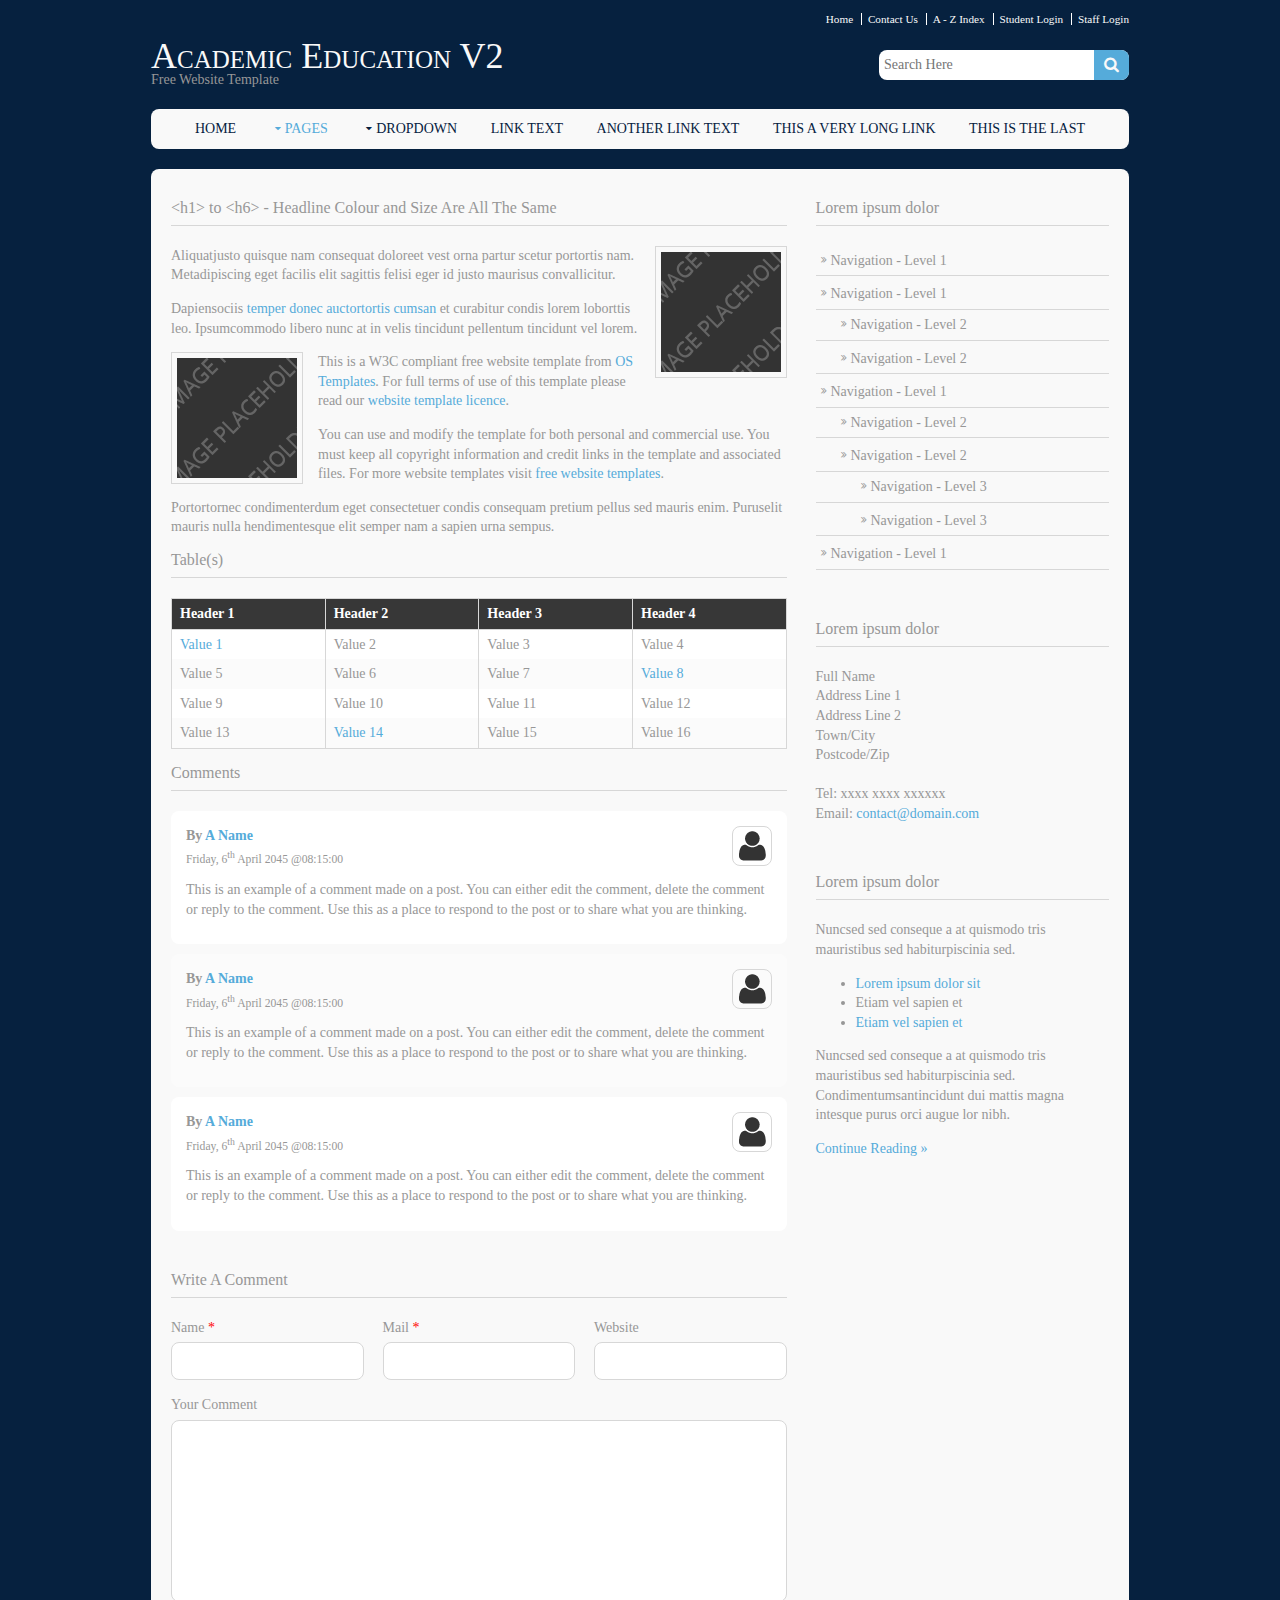
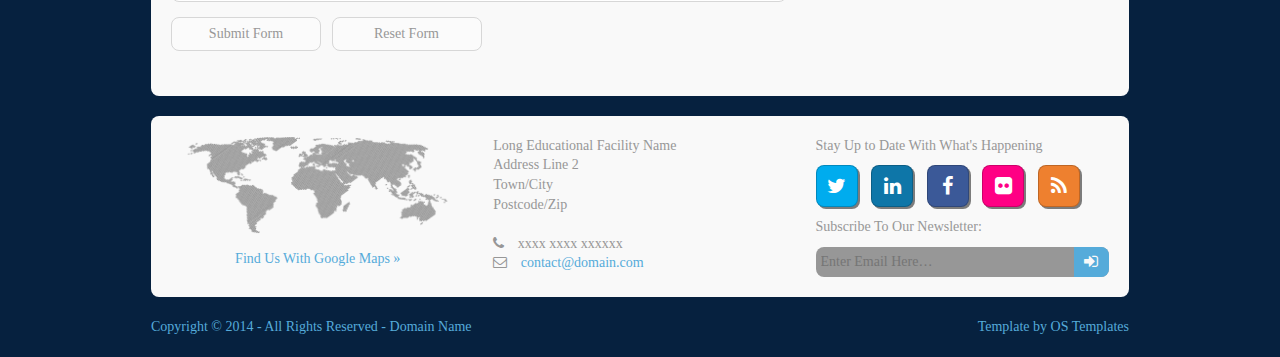
<file: 07.02.2024/pages/sidebar-right.html>
<!DOCTYPE html>
<!--
Template Name: Academic Education V2
Author: <a href="http://www.os-templates.com/">OS Templates</a>
Author URI: http://www.os-templates.com/
Licence: Free to use under our free template licence terms
Licence URI: http://www.os-templates.com/template-terms
-->
<html>
<head>
<title>Academic Education V2 | Pages | Sidebar Right</title>
<meta charset="utf-8">
<meta name="viewport" content="width=device-width, initial-scale=1.0, maximum-scale=1.0, user-scalable=no">
<link href="../layout/styles/layout.css" rel="stylesheet" type="text/css" media="all">
</head>
<body id="top">
<!-- ################################################################################################ --> 
<!-- ################################################################################################ --> 
<!-- ################################################################################################ -->
<div class="wrapper row0">
  <div id="topbar" class="clear"> 
    <!-- ################################################################################################ -->
    <nav>
      <ul>
        <li><a href="#">Home</a></li>
        <li><a href="#">Contact Us</a></li>
        <li><a href="#">A - Z Index</a></li>
        <li><a href="#">Student Login</a></li>
        <li><a href="#">Staff Login</a></li>
      </ul>
    </nav>
    <!-- ################################################################################################ --> 
  </div>
</div>
<!-- ################################################################################################ --> 
<!-- ################################################################################################ --> 
<!-- ################################################################################################ -->
<div class="wrapper row1">
  <header id="header" class="clear"> 
    <!-- ################################################################################################ -->
    <div id="logo" class="fl_left">
      <h1><a href="../index.html">Academic Education V2</a></h1>
      <p>Free Website Template</p>
    </div>
    <div class="fl_right">
      <form class="clear" method="post" action="#">
        <fieldset>
          <legend>Search:</legend>
          <input type="text" value="" placeholder="Search Here">
          <button class="fa fa-search" type="submit" title="Search"><em>Search</em></button>
        </fieldset>
      </form>
    </div>
    <!-- ################################################################################################ --> 
  </header>
</div>
<!-- ################################################################################################ --> 
<!-- ################################################################################################ --> 
<!-- ################################################################################################ -->
<div class="wrapper row2">
  <div class="rounded">
    <nav id="mainav" class="clear"> 
      <!-- ################################################################################################ -->
      <ul class="clear">
        <li><a href="../index.html">Home</a></li>
        <li class="active"><a class="drop" href="#">Pages</a>
          <ul>
            <li><a href="gallery.html">Gallery</a></li>
            <li><a href="portfolio.html">Portfolio</a></li>
            <li><a href="full-width.html">Full Width</a></li>
            <li><a href="sidebar-left.html">Sidebar Left</a></li>
            <li><a href="sidebar-left-2.html">Sidebar Left 2</a></li>
            <li class="active"><a href="sidebar-right.html">Sidebar Right</a></li>
            <li><a href="sidebar-right-2.html">Sidebar Right 2</a></li>
            <li><a href="basic-grid.html">Basic Grid</a></li>
          </ul>
        </li>
        <li><a class="drop" href="#">Dropdown</a>
          <ul>
            <li><a href="#">Level 2</a></li>
            <li><a class="drop" href="#">Level 2 + Drop</a>
              <ul>
                <li><a href="#">Level 3</a></li>
                <li><a href="#">Level 3</a></li>
              </ul>
            </li>
          </ul>
        </li>
        <li><a href="#">Link Text</a></li>
        <li><a href="#">Another Link Text</a></li>
        <li><a href="#">This a very long link</a></li>
        <li><a href="#">This is the last</a></li>
      </ul>
      <!-- ################################################################################################ --> 
    </nav>
  </div>
</div>
<!-- ################################################################################################ --> 
<!-- ################################################################################################ --> 
<!-- ################################################################################################ -->
<div class="wrapper row3">
  <div class="rounded">
    <main class="container clear"> 
      <!-- main body --> 
      <!-- ################################################################################################ -->
      <div id="content" class="two_third first"> 
        <!-- ################################################################################################ -->
        <h1>&lt;h1&gt; to &lt;h6&gt; - Headline Colour and Size Are All The Same</h1>
        <img class="imgr borderedbox" src="../images/demo/120x120.gif" alt="">
        <p>Aliquatjusto quisque nam consequat doloreet vest orna partur scetur portortis nam. Metadipiscing eget facilis elit sagittis felisi eger id justo maurisus convallicitur.</p>
        <p>Dapiensociis <a href="#">temper donec auctortortis cumsan</a> et curabitur condis lorem loborttis leo. Ipsumcommodo libero nunc at in velis tincidunt pellentum tincidunt vel lorem.</p>
        <img class="imgl borderedbox" src="../images/demo/120x120.gif" alt="">
        <p>This is a W3C compliant free website template from <a href="http://www.os-templates.com/" title="Free Website Templates">OS Templates</a>. For full terms of use of this template please read our <a href="http://www.os-templates.com/template-terms">website template licence</a>.</p>
        <p>You can use and modify the template for both personal and commercial use. You must keep all copyright information and credit links in the template and associated files. For more website templates visit <a href="http://www.os-templates.com/">free website templates</a>.</p>
        <p>Portortornec condimenterdum eget consectetuer condis consequam pretium pellus sed mauris enim. Puruselit mauris nulla hendimentesque elit semper nam a sapien urna sempus.</p>
        <h1>Table(s)</h1>
        <div class="scrollable">
          <table>
            <thead>
              <tr>
                <th>Header 1</th>
                <th>Header 2</th>
                <th>Header 3</th>
                <th>Header 4</th>
              </tr>
            </thead>
            <tbody>
              <tr>
                <td><a href="#">Value 1</a></td>
                <td>Value 2</td>
                <td>Value 3</td>
                <td>Value 4</td>
              </tr>
              <tr>
                <td>Value 5</td>
                <td>Value 6</td>
                <td>Value 7</td>
                <td><a href="#">Value 8</a></td>
              </tr>
              <tr>
                <td>Value 9</td>
                <td>Value 10</td>
                <td>Value 11</td>
                <td>Value 12</td>
              </tr>
              <tr>
                <td>Value 13</td>
                <td><a href="#">Value 14</a></td>
                <td>Value 15</td>
                <td>Value 16</td>
              </tr>
            </tbody>
          </table>
        </div>
        <div id="comments">
          <h2>Comments</h2>
          <ul>
            <li>
              <article>
                <header>
                  <figure class="avatar"><img src="../images/demo/avatar.png" alt=""></figure>
                  <address>
                  By <a href="#">A Name</a>
                  </address>
                  <time datetime="2045-04-06T08:15+00:00">Friday, 6<sup>th</sup> April 2045 @08:15:00</time>
                </header>
                <div class="comcont">
                  <p>This is an example of a comment made on a post. You can either edit the comment, delete the comment or reply to the comment. Use this as a place to respond to the post or to share what you are thinking.</p>
                </div>
              </article>
            </li>
            <li>
              <article>
                <header>
                  <figure class="avatar"><img src="../images/demo/avatar.png" alt=""></figure>
                  <address>
                  By <a href="#">A Name</a>
                  </address>
                  <time datetime="2045-04-06T08:15+00:00">Friday, 6<sup>th</sup> April 2045 @08:15:00</time>
                </header>
                <div class="comcont">
                  <p>This is an example of a comment made on a post. You can either edit the comment, delete the comment or reply to the comment. Use this as a place to respond to the post or to share what you are thinking.</p>
                </div>
              </article>
            </li>
            <li>
              <article>
                <header>
                  <figure class="avatar"><img src="../images/demo/avatar.png" alt=""></figure>
                  <address>
                  By <a href="#">A Name</a>
                  </address>
                  <time datetime="2045-04-06T08:15+00:00">Friday, 6<sup>th</sup> April 2045 @08:15:00</time>
                </header>
                <div class="comcont">
                  <p>This is an example of a comment made on a post. You can either edit the comment, delete the comment or reply to the comment. Use this as a place to respond to the post or to share what you are thinking.</p>
                </div>
              </article>
            </li>
          </ul>
          <h2>Write A Comment</h2>
          <form action="#" method="post">
            <div class="one_third first">
              <label for="name">Name <span>*</span></label>
              <input type="text" name="name" id="name" value="" size="22">
            </div>
            <div class="one_third">
              <label for="email">Mail <span>*</span></label>
              <input type="text" name="email" id="email" value="" size="22">
            </div>
            <div class="one_third">
              <label for="url">Website</label>
              <input type="text" name="url" id="url" value="" size="22">
            </div>
            <div class="block clear">
              <label for="comment">Your Comment</label>
              <textarea name="comment" id="comment" cols="25" rows="10"></textarea>
            </div>
            <div>
              <input name="submit" type="submit" value="Submit Form">
              &nbsp;
              <input name="reset" type="reset" value="Reset Form">
            </div>
          </form>
        </div>
        <!-- ################################################################################################ --> 
      </div>
      <!-- ################################################################################################ --> 
      <!-- ################################################################################################ -->
      <div class="sidebar one_third"> 
        <!-- ################################################################################################ -->
        <h6>Lorem ipsum dolor</h6>
        <nav class="sdb_holder">
          <ul>
            <li><a href="#">Navigation - Level 1</a></li>
            <li><a href="#">Navigation - Level 1</a>
              <ul>
                <li><a href="#">Navigation - Level 2</a></li>
                <li><a href="#">Navigation - Level 2</a></li>
              </ul>
            </li>
            <li><a href="#">Navigation - Level 1</a>
              <ul>
                <li><a href="#">Navigation - Level 2</a></li>
                <li><a href="#">Navigation - Level 2</a>
                  <ul>
                    <li><a href="#">Navigation - Level 3</a></li>
                    <li><a href="#">Navigation - Level 3</a></li>
                  </ul>
                </li>
              </ul>
            </li>
            <li><a href="#">Navigation - Level 1</a></li>
          </ul>
        </nav>
        <div class="sdb_holder">
          <h6>Lorem ipsum dolor</h6>
          <address>
          Full Name<br>
          Address Line 1<br>
          Address Line 2<br>
          Town/City<br>
          Postcode/Zip<br>
          <br>
          Tel: xxxx xxxx xxxxxx<br>
          Email: <a href="#">contact@domain.com</a>
          </address>
        </div>
        <div class="sdb_holder">
          <article>
            <h6>Lorem ipsum dolor</h6>
            <p>Nuncsed sed conseque a at quismodo tris mauristibus sed habiturpiscinia sed.</p>
            <ul>
              <li><a href="#">Lorem ipsum dolor sit</a></li>
              <li>Etiam vel sapien et</li>
              <li><a href="#">Etiam vel sapien et</a></li>
            </ul>
            <p>Nuncsed sed conseque a at quismodo tris mauristibus sed habiturpiscinia sed. Condimentumsantincidunt dui mattis magna intesque purus orci augue lor nibh.</p>
            <p class="more"><a href="#">Continue Reading &raquo;</a></p>
          </article>
        </div>
        <!-- ################################################################################################ --> 
      </div>
      <!-- ################################################################################################ --> 
      <!-- / main body -->
      <div class="clear"></div>
    </main>
  </div>
</div>
<!-- ################################################################################################ --> 
<!-- ################################################################################################ --> 
<!-- ################################################################################################ -->
<div class="wrapper row4">
  <div class="rounded">
    <footer id="footer" class="clear"> 
      <!-- ################################################################################################ -->
      <div class="one_third first">
        <figure class="center"><img class="btmspace-15" src="../images/demo/worldmap.png" alt="">
          <figcaption><a href="#">Find Us With Google Maps &raquo;</a></figcaption>
        </figure>
      </div>
      <div class="one_third">
        <address>
        Long Educational Facility Name<br>
        Address Line 2<br>
        Town/City<br>
        Postcode/Zip<br>
        <br>
        <i class="fa fa-phone pright-10"></i> xxxx xxxx xxxxxx<br>
        <i class="fa fa-envelope-o pright-10"></i> <a href="#">contact@domain.com</a>
        </address>
      </div>
      <div class="one_third">
        <p class="nospace btmspace-10">Stay Up to Date With What's Happening</p>
        <ul class="faico clear">
          <li><a class="faicon-twitter" href="#"><i class="fa fa-twitter"></i></a></li>
          <li><a class="faicon-linkedin" href="#"><i class="fa fa-linkedin"></i></a></li>
          <li><a class="faicon-facebook" href="#"><i class="fa fa-facebook"></i></a></li>
          <li><a class="faicon-flickr" href="#"><i class="fa fa-flickr"></i></a></li>
          <li><a class="faicon-rss" href="#"><i class="fa fa-rss"></i></a></li>
        </ul>
        <form class="clear" method="post" action="#">
          <fieldset>
            <legend>Subscribe To Our Newsletter:</legend>
            <input type="text" value="" placeholder="Enter Email Here&hellip;">
            <button class="fa fa-sign-in" type="submit" title="Sign Up"><em>Sign Up</em></button>
          </fieldset>
        </form>
      </div>
      <!-- ################################################################################################ --> 
    </footer>
  </div>
</div>
<!-- ################################################################################################ --> 
<!-- ################################################################################################ --> 
<!-- ################################################################################################ -->
<div class="wrapper row5">
  <div id="copyright" class="clear"> 
    <!-- ################################################################################################ -->
    <p class="fl_left">Copyright &copy; 2014 - All Rights Reserved - <a href="#">Domain Name</a></p>
    <p class="fl_right">Template by <a target="_blank" href="http://www.os-templates.com/" title="Free Website Templates">OS Templates</a></p>
    <!-- ################################################################################################ --> 
  </div>
</div>
<!-- JAVASCRIPTS --> 
<script src="../layout/scripts/jquery.min.js"></script> 
<script src="../layout/scripts/jquery.fitvids.min.js"></script> 
<script src="../layout/scripts/jquery.mobilemenu.js"></script>
</body>
</html>
</file>
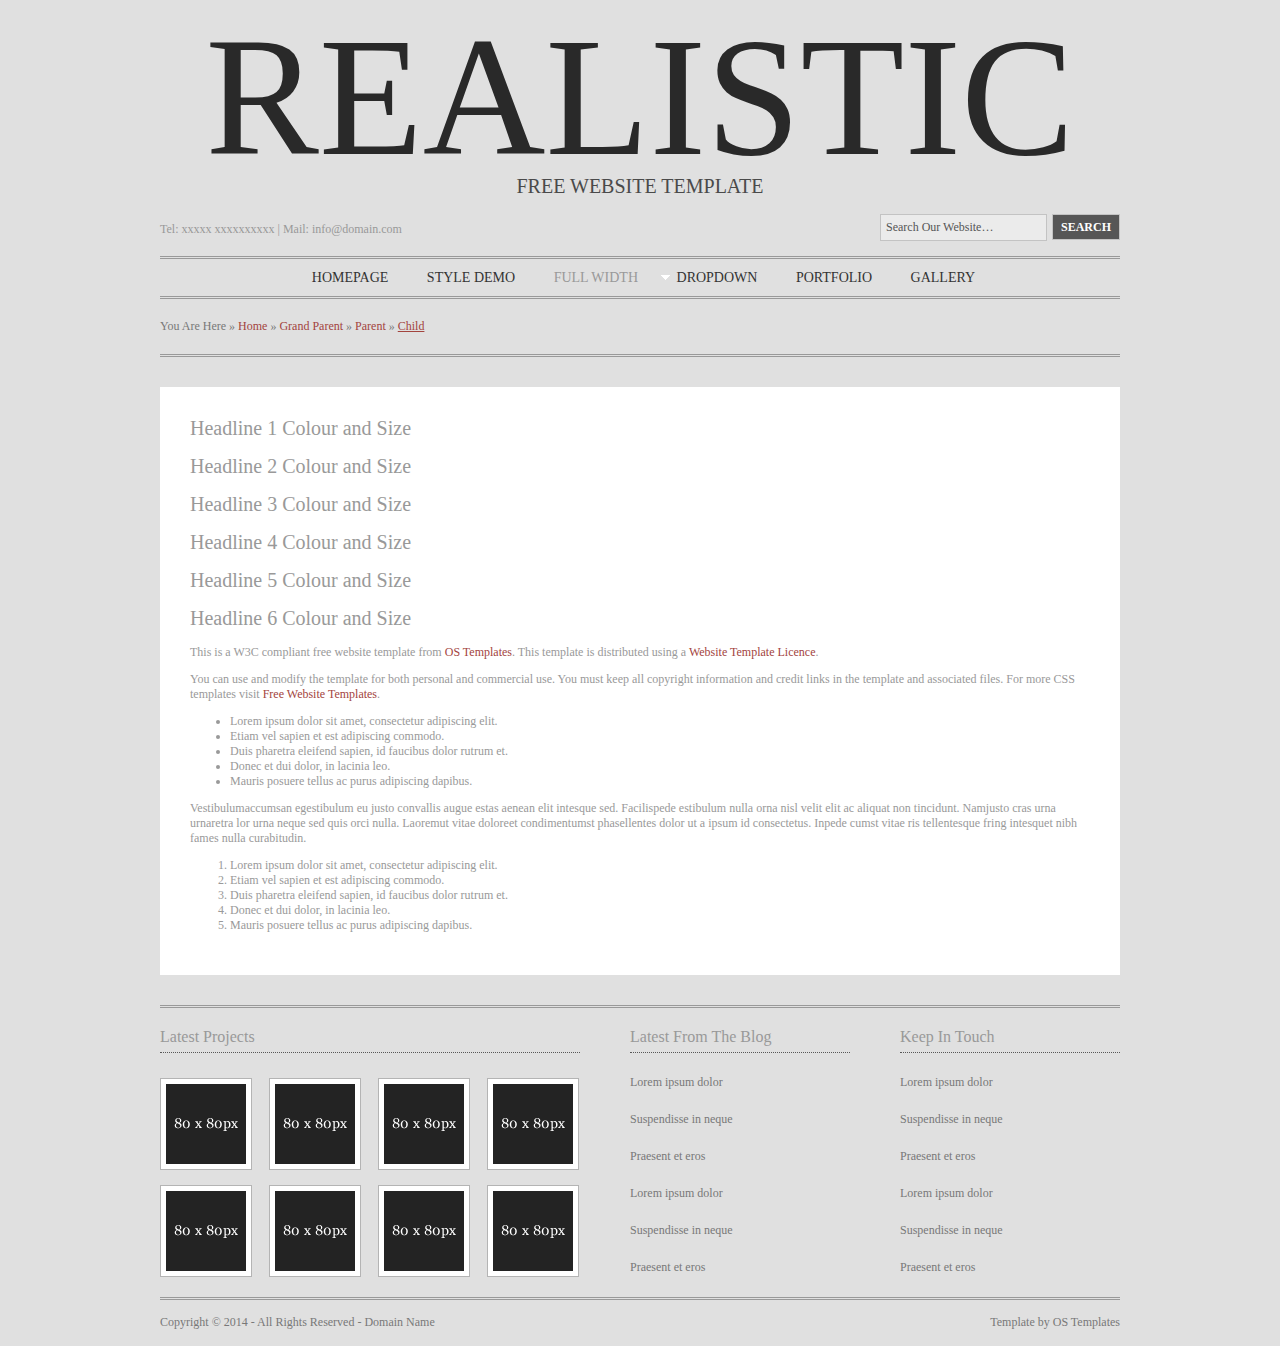
<file: 14.02.2024/pages/full-width.html>
<!DOCTYPE html PUBLIC "-//W3C//DTD XHTML 1.0 Transitional//EN" "http://www.w3.org/TR/xhtml1/DTD/xhtml1-transitional.dtd">
<!--
Template Name: Realistic
Author: <a href="http://www.os-templates.com/">OS Templates</a>
Author URI: http://www.os-templates.com/
Licence: Free to use under our free template licence terms
Licence URI: http://www.os-templates.com/template-terms
-->
<html xmlns="http://www.w3.org/1999/xhtml">
<head>
<title>Realistic | Full Width</title>
<meta http-equiv="Content-Type" content="text/html; charset=iso-8859-1" />
<link rel="stylesheet" href="../layout/styles/layout.css" type="text/css" />
<script type="text/javascript" src="../layout/scripts/jquery.min.js"></script>
<!-- Superfish Menu -->
<script type="text/javascript" src="../layout/scripts/superfish/jquery.hoverIntent.js"></script>
<script type="text/javascript" src="../layout/scripts/superfish/superfish.js"></script>
<script type="text/javascript">
jQuery(function () {
    jQuery('ul.nav').superfish();
});
</script>
<!-- / Superfish Menu -->
</head>
<body id="top">
<div class="wrapper">
  <div id="header">
    <h1><a href="../index.html">Realistic</a></h1>
    <p>Free Website Template</p>
  </div>
</div>
<!-- ####################################################################################################### -->
<div class="wrapper">
  <div id="topbar">
    <div class="fl_left">Tel: xxxxx xxxxxxxxxx | Mail: info@domain.com</div>
    <div class="fl_right">
      <form action="#" method="post">
        <fieldset>
          <legend>Site Search</legend>
          <input type="text" value="Search Our Website&hellip;"  onfocus="this.value=(this.value=='Search Our Website&hellip;')? '' : this.value ;" />
          <input type="submit" name="go" id="go" value="Search" />
        </fieldset>
      </form>
    </div>
    <br class="clear" />
  </div>
</div>
<!-- ####################################################################################################### -->
<div class="wrapper">
  <div id="topnav">
    <ul class="nav">
      <li><a href="../index.html">Homepage</a></li>
      <li><a href="style-demo.html">Style Demo</a></li>
      <li class="active"><a href="full-width.html">Full Width</a></li>
      <li><a href="#">DropDown</a>
        <ul>
          <li><a href="#">menu item</a></li>
          <li><a href="#">menu item</a>
            <ul>
              <li><a href="#">menu item</a></li>
              <li><a href="#">menu item</a>
                <ul>
                  <li><a href="#">menu item</a></li>
                  <li><a href="#">menu item</a></li>
                </ul>
              </li>
            </ul>
          </li>
          <li><a href="#">menu item</a>
            <ul>
              <li><a href="#">menu item</a></li>
              <li><a href="#">menu item</a></li>
            </ul>
          </li>
          <li><a href="#">menu item</a></li>
        </ul>
      </li>
      <li><a href="portfolio.html">Portfolio</a></li>
      <li class="last"><a href="gallery.html">Gallery</a></li>
    </ul>
    <div class="clear"></div>
  </div>
</div>
<!-- ####################################################################################################### -->
<div class="wrapper">
  <div id="breadcrumb">
    <ul>
      <li class="first">You Are Here</li>
      <li>&#187;</li>
      <li><a href="#">Home</a></li>
      <li>&#187;</li>
      <li><a href="#">Grand Parent</a></li>
      <li>&#187;</li>
      <li><a href="#">Parent</a></li>
      <li>&#187;</li>
      <li class="current"><a href="#">Child</a></li>
    </ul>
  </div>
</div>
<!-- ####################################################################################################### -->
<div class="wrapper">
  <div class="container">
    <div class="whitebox"> 
      <!-- ####################################################################################################### -->
      <h1>Headline 1 Colour and Size</h1>
      <h2>Headline 2 Colour and Size</h2>
      <h3>Headline 3 Colour and Size</h3>
      <h4>Headline 4 Colour and Size</h4>
      <h5>Headline 5 Colour and Size</h5>
      <h6>Headline 6 Colour and Size</h6>
      <p>This is a W3C compliant free website template from <a href="http://www.os-templates.com/" title="Free Website Templates">OS Templates</a>. This template is distributed using a <a href="http://www.os-templates.com/template-terms">Website Template Licence</a>.</p>
      <p>You can use and modify the template for both personal and commercial use. You must keep all copyright information and credit links in the template and associated files. For more CSS templates visit <a href="http://www.os-templates.com/">Free Website Templates</a>.</p>
      <ul>
        <li>Lorem ipsum dolor sit amet, consectetur adipiscing elit.</li>
        <li>Etiam vel sapien et est adipiscing commodo.</li>
        <li>Duis pharetra eleifend sapien, id faucibus dolor rutrum et.</li>
        <li>Donec et dui dolor, in lacinia leo.</li>
        <li>Mauris posuere tellus ac purus adipiscing dapibus.</li>
      </ul>
      <p>Vestibulumaccumsan egestibulum eu justo convallis augue estas aenean elit intesque sed. Facilispede estibulum nulla orna nisl velit elit ac aliquat non tincidunt. Namjusto cras urna urnaretra lor urna neque sed quis orci nulla. Laoremut vitae doloreet condimentumst phasellentes dolor ut a ipsum id consectetus. Inpede cumst vitae ris tellentesque fring intesquet nibh fames nulla curabitudin.</p>
      <ol>
        <li>Lorem ipsum dolor sit amet, consectetur adipiscing elit.</li>
        <li>Etiam vel sapien et est adipiscing commodo.</li>
        <li>Duis pharetra eleifend sapien, id faucibus dolor rutrum et.</li>
        <li>Donec et dui dolor, in lacinia leo.</li>
        <li>Mauris posuere tellus ac purus adipiscing dapibus.</li>
      </ol>
      <!-- ####################################################################################################### -->
      <div class="clear"></div>
    </div>
  </div>
</div>
<!-- ####################################################################################################### -->
<div class="wrapper">
  <div id="footer">
    <div class="latestgallery">
      <h2>Latest Projects</h2>
      <ul>
        <li><a href="#"><img src="../images/demo/80x80.gif" alt="" /></a></li>
        <li><a href="#"><img src="../images/demo/80x80.gif" alt="" /></a></li>
        <li><a href="#"><img src="../images/demo/80x80.gif" alt="" /></a></li>
        <li class="last"><a href="#"><img src="../images/demo/80x80.gif" alt="" /></a></li>
        <li><a href="#"><img src="../images/demo/80x80.gif" alt="" /></a></li>
        <li><a href="#"><img src="../images/demo/80x80.gif" alt="" /></a></li>
        <li><a href="#"><img src="../images/demo/80x80.gif" alt="" /></a></li>
        <li class="last"><a href="#"><img src="../images/demo/80x80.gif" alt="" /></a></li>
      </ul>
    </div>
    <div class="footbox">
      <h2>Latest From The Blog</h2>
      <ul>
        <li><a href="#">Lorem ipsum dolor</a></li>
        <li><a href="#">Suspendisse in neque</a></li>
        <li><a href="#">Praesent et eros</a></li>
        <li><a href="#">Lorem ipsum dolor</a></li>
        <li><a href="#">Suspendisse in neque</a></li>
        <li class="last"><a href="#">Praesent et eros</a></li>
      </ul>
    </div>
    <div class="footbox last">
      <h2>Keep In Touch</h2>
      <ul>
        <li><a href="#">Lorem ipsum dolor</a></li>
        <li><a href="#">Suspendisse in neque</a></li>
        <li><a href="#">Praesent et eros</a></li>
        <li><a href="#">Lorem ipsum dolor</a></li>
        <li><a href="#">Suspendisse in neque</a></li>
        <li class="last"><a href="#">Praesent et eros</a></li>
      </ul>
    </div>
    <br class="clear" />
  </div>
</div>
<!-- ####################################################################################################### -->
<div class="wrapper">
  <div id="copyright">
    <p class="fl_left">Copyright &copy; 2014 - All Rights Reserved - <a href="#">Domain Name</a></p>
    <p class="fl_right">Template by <a target="_blank" href="http://www.os-templates.com/" title="Free Website Templates">OS Templates</a></p>
    <br class="clear" />
  </div>
</div>
</body>
</html>
</file>
<file: Sümeyrah Soydan 192/css/style.css>
body {
  font-family: "Poppins", sans-serif;
  color: #0c0c0c;
  background-color: #ffffff;
}

.layout_padding {
  padding-top: 90px;
  padding-bottom: 90px;
}

.layout_padding2 {
  padding-top: 45px;
  padding-bottom: 45px;
}

.layout_padding2-top {
  padding-top: 45px;
}

.layout_padding2-bottom {
  padding-bottom: 45px;
}

.layout_padding-top {
  padding-top: 90px;
}

.layout_padding-bottom {
  padding-bottom: 90px;
}

.heading_container {
  display: -webkit-box;
  display: -ms-flexbox;
  display: flex;
  -webkit-box-orient: vertical;
  -webkit-box-direction: normal;
      -ms-flex-direction: column;
          flex-direction: column;
  -webkit-box-align: start;
      -ms-flex-align: start;
          align-items: flex-start;
}

.heading_container h2 {
  font-weight: bold;
  color: #000000;
  position: relative;
}

/*header section*/
.hero_area {
  position: relative;
}

.sub_page .header_section {
  position: unset;
  background: -webkit-gradient(linear, left top, right top, color-stop(75%, transparent), color-stop(75%, #240a5e));
  background: linear-gradient(to right, transparent 75%, #240a5e 75%);
}

.header_section {
  position: absolute;
  width: 100%;
  top: 0;
  left: 0;
}

.header_section .container-fluid {
  padding-right: 25px;
  padding-left: 25px;
}

.header_section .nav_container {
  margin: 0 auto;
}

.custom_nav-container.navbar-expand-lg .navbar-nav .nav-link img {
  width: 22px;
  margin-right: 15px;
}

.custom_nav-container.navbar-expand-lg .navbar-nav .nav-link {
  padding: 0px 25px;
  color: #fefeff;
  text-align: center;
  font-family: "Roboto", sans-serif;
}

.custom_menu-btn {
  z-index: 9;
  position: absolute;
  right: 15px;
  top: 14px;
}

.custom_menu-btn button {
  margin-top: 7px;
  outline: none;
  border: none;
  background-color: transparent;
}

.custom_menu-btn span {
  display: block;
  width: 35px;
  height: 4px;
  background-color: #fff;
  margin: 7px 0;
  -webkit-transition: all 0.3s;
  transition: all 0.3s;
}

.custom_menu-btn .custom_menu-btn .s-2 {
  -webkit-transition: all 0.1s;
  transition: all 0.1s;
}

.menu_btn-style button {
  position: fixed;
  right: 29px;
  top: 14px;
}

.menu_btn-style button .s-1 {
  -webkit-transform: rotate(45deg) translateY(16px);
          transform: rotate(45deg) translateY(16px);
}

.menu_btn-style button .s-2 {
  -webkit-transform: translateX(100px);
          transform: translateX(100px);
}

.menu_btn-style button .s-3 {
  -webkit-transform: rotate(-45deg) translateY(-16px);
          transform: rotate(-45deg) translateY(-16px);
}

.overlay {
  height: 100%;
  width: 0;
  position: fixed;
  z-index: 1;
  top: 0;
  left: 0;
  background-color: rgba(36, 10, 94, 0.9);
  overflow-x: hidden;
  -webkit-transition: 0.5s;
  transition: 0.5s;
}

.overlay .closebtn {
  position: absolute;
  top: 0;
  right: 30px;
  font-size: 60px;
}

.overlay a {
  padding: 2px 0px;
  text-decoration: none;
  font-size: 22px;
  color: #f1f1f1;
  display: block;
  -webkit-transition: 0.3s;
  transition: 0.3s;
  text-transform: uppercase;
}

.overlay-content {
  position: relative;
  top: 25%;
  width: 100%;
  text-align: center;
  margin-top: 30px;
}

.menu_width {
  width: 100%;
}

a,
a:hover,
a:focus {
  text-decoration: none;
}

a:hover,
a:focus {
  color: initial;
}

.btn,
.btn:focus {
  outline: none !important;
  -webkit-box-shadow: none;
          box-shadow: none;
}

.custom_nav-container .nav_search-btn {
  background-image: url(../images/search-icon.png);
  background-size: 18px;
  background-repeat: no-repeat;
  width: 35px;
  height: 35px;
  padding: 0;
  border: none;
  margin: 0 40px 0 15px;
  background-position: center;
}

.navbar-brand {
  display: -webkit-box;
  display: -ms-flexbox;
  display: flex;
  -webkit-box-align: center;
      -ms-flex-align: center;
          align-items: center;
}

.navbar-brand span {
  font-size: 24px;
  font-weight: 700;
  color: #240a5e;
}

.custom_nav-container {
  z-index: 99999;
  padding: 15px 0;
}

.custom_nav-container .navbar-toggler {
  outline: none;
}

.custom_nav-container .navbar-toggler .navbar-toggler-icon {
  background-image: url(../images/menu.png);
  background-size: 55px;
}

.user_option {
  margin-left: auto;
  margin-right: 95px;
}

.user_option a {
  color: #fefdfc;
  font-size: 16px;
}

/*end header section*/
.slider_section .carousel {
  position: unset;
}

.slider_section .slider_container {
  display: -webkit-box;
  display: -ms-flexbox;
  display: flex;
}

.slider_section .slider_container .img-box {
  -webkit-box-flex: 2.5;
      -ms-flex: 2.5;
          flex: 2.5;
}

.slider_section .slider_container .img-box img {
  width: 100%;
}

.slider_section .slider_container .detail_container {
  position: relative;
  -webkit-box-flex: 1;
      -ms-flex: 1;
          flex: 1;
  background-color: #240a5e;
  display: -webkit-box;
  display: -ms-flexbox;
  display: flex;
  -webkit-box-align: center;
      -ms-flex-align: center;
          align-items: center;
  -webkit-box-pack: center;
      -ms-flex-pack: center;
          justify-content: center;
}

.slider_section .slider_container .detail_container #carouselExampleControls {
  width: 100%;
}

.slider_section .slider_container .detail_container .detail-box {
  width: -webkit-fit-content;
  width: -moz-fit-content;
  width: fit-content;
  margin: auto;
}

.slider_section .slider_container .detail_container .detail-box h1 {
  font-family: "Open Sans", sans-serif;
  text-transform: uppercase;
  font-weight: bold;
  color: #fefdfc;
  font-size: 3.5rem;
}

.slider_section .slider_container .detail_container .detail-box a {
  display: inline-block;
  padding: 10px 45px;
  background-color: #f22324;
  color: #fefdfc;
  border-radius: 0;
  border: 1px solid #f22324;
  text-transform: uppercase;
  margin-top: 35px;
}

.slider_section .slider_container .detail_container .detail-box a:hover {
  background-color: transparent;
  color: #f22324;
}

.slider_section .carousel-control-prev,
.slider_section .carousel-control-next {
  width: 50px;
  height: 50px;
  left: 0;
  opacity: 1;
  -webkit-transform: translateX(-50%);
          transform: translateX(-50%);
  background-repeat: no-repeat;
  background-color: #240a5e;
  background-size: 20px;
  background-position: center;
}

.slider_section .carousel-control-prev {
  top: 15%;
  background-image: url(../images/prev.png);
}

.slider_section .carousel-control-next {
  top: initial;
  bottom: 15%;
  background-image: url(../images/next.png);
}

.book_section {
  display: -webkit-box;
  display: -ms-flexbox;
  display: flex;
  -webkit-transform: translateY(-75px);
          transform: translateY(-75px);
}

.book_section .form_container {
  -webkit-box-flex: 2.5;
      -ms-flex: 2.5;
          flex: 2.5;
  display: -webkit-box;
  display: -ms-flexbox;
  display: flex;
  -webkit-box-pack: center;
      -ms-flex-pack: center;
          justify-content: center;
}

.book_section .img-box {
  -webkit-box-flex: 1;
      -ms-flex: 1;
          flex: 1;
  margin-top: 45px;
}

.book_section .img-box img {
  width: 100%;
}

.book_section form {
  width: 75%;
  padding: 15px 35px;
  background-color: #fefdfc;
  -webkit-box-shadow: 0px 0px 20px 11px rgba(0, 0, 0, 0.09);
  box-shadow: 0px 0px 20px 11px rgba(0, 0, 0, 0.09);
  border-radius: 10px;
}

.book_section form label {
  color: #656565;
  margin-bottom: 2px;
  margin-top: 10px;
}

.book_section form .form-control {
  outline: none;
  -webkit-box-shadow: none;
          box-shadow: none;
  border-radius: 0;
  border: 1px solid #8e8e8e;
  color: #000000;
}

.book_section form .form-control::-webkit-input-placeholder {
  color: #1d1c1c;
}

.book_section form .form-control:-ms-input-placeholder {
  color: #1d1c1c;
}

.book_section form .form-control::-ms-input-placeholder {
  color: #1d1c1c;
}

.book_section form .form-control::placeholder {
  color: #1d1c1c;
}

.book_section form .btn-container {
  height: 100%;
  display: -webkit-box;
  display: -ms-flexbox;
  display: flex;
  -webkit-box-pack: center;
      -ms-flex-pack: center;
          justify-content: center;
  -webkit-box-align: center;
      -ms-flex-align: center;
          align-items: center;
}

.book_section form .btn-container button {
  display: inline-block;
  padding: 10px 65px;
  background-color: #240a5e;
  color: #fefdfc;
  border-radius: 0;
  border: 1px solid #240a5e;
  margin-top: 25px;
}

.book_section form .btn-container button:hover {
  background-color: transparent;
  color: #240a5e;
}

.book_section form .btn-container button:hover {
  color: #1b0847;
}

.car_section .car_container {
  display: -webkit-box;
  display: -ms-flexbox;
  display: flex;
  -webkit-box-pack: justify;
      -ms-flex-pack: justify;
          justify-content: space-between;
  -ms-flex-wrap: wrap;
      flex-wrap: wrap;
  padding: 75px 0;
}

.car_section .car_container .box {
  min-width: 250px;
  max-width: 250px;
  margin: 55px 15px;
  display: -webkit-box;
  display: -ms-flexbox;
  display: flex;
  -webkit-box-orient: vertical;
  -webkit-box-direction: normal;
      -ms-flex-direction: column;
          flex-direction: column;
  -webkit-box-align: center;
      -ms-flex-align: center;
          align-items: center;
  text-align: center;
  position: relative;
}

.car_section .car_container .box .img-box {
  display: -webkit-box;
  display: -ms-flexbox;
  display: flex;
  -webkit-box-pack: center;
      -ms-flex-pack: center;
          justify-content: center;
  padding-bottom: 15px;
  width: 100%;
}

.car_section .car_container .box .img-box img {
  max-width: 100%;
}

.car_section .car_container .box .detail-box {
  margin-top: 15px;
}

.car_section .car_container .box .detail-box h5 {
  font-weight: bold;
}

.car_section .car_container .box .detail-box a {
  display: inline-block;
  padding: 8px 25px;
  background-color: #f22324;
  color: #fefdfc;
  border-radius: #000000;
  border: 1px solid #f22324;
  margin-top: 25px;
}

.car_section .car_container .box .detail-box a:hover {
  background-color: transparent;
  color: #f22324;
}

.car_section .car_container .box::before {
  content: "";
  position: absolute;
  top: 50%;
  left: 50%;
  width: 250px;
  height: 250px;
  -webkit-transform: translate(-50%, -50%) scale(2);
          transform: translate(-50%, -50%) scale(2);
  border-radius: 100%;
  background-color: #f2f2f2;
  z-index: -1;
}

.about_section .row {
  -webkit-box-align: center;
      -ms-flex-align: center;
          align-items: center;
}

.about_section .img-box img {
  width: 100%;
}

.about_section .detail-box {
  text-align: center;
}

.about_section .detail-box h2 {
  font-weight: bold;
}

.about_section .detail-box p {
  margin-top: 15px;
}

.about_section .detail-box a {
  display: inline-block;
  padding: 8px 25px;
  background-color: #f22324;
  color: #fefdfc;
  border-radius: #000000;
  border: 1px solid #f22324;
  margin-top: 15px;
}

.about_section .detail-box a:hover {
  background-color: transparent;
  color: #f22324;
}

.best_section {
  -webkit-box-shadow: 0 0 10px 0 rgba(0, 0, 0, 0.15);
          box-shadow: 0 0 10px 0 rgba(0, 0, 0, 0.15);
  padding: 25px 0;
}

.best_section .book_now {
  display: -webkit-box;
  display: -ms-flexbox;
  display: flex;
  -webkit-box-pack: justify;
      -ms-flex-pack: justify;
          justify-content: space-between;
  -webkit-box-align: center;
      -ms-flex-align: center;
          align-items: center;
}

.best_section .book_now .detail-box h2 {
  font-weight: bold;
}

.best_section .book_now .detail-box p {
  margin: 0;
}

.best_section .book_now .btn-box a {
  display: inline-block;
  padding: 10px 60px;
  background-color: #f22324;
  color: #fefdfc;
  border-radius: #000000;
  border: 1px solid #f22324;
}

.best_section .book_now .btn-box a:hover {
  background-color: transparent;
  color: #f22324;
}

.rent_section {
  background-color: #240a5e;
}

.rent_section .heading_container h2 {
  color: #6f6e6e;
  margin-bottom: 35px;
}

.rent_section .heading_container h2::first-letter {
  color: #000000;
}

.rent_section .heading_container h2 span {
  color: #2e303c;
}

.rent_section .rent_container {
  display: -webkit-box;
  display: -ms-flexbox;
  display: flex;
  -ms-flex-wrap: wrap;
      flex-wrap: wrap;
  -webkit-box-pack: center;
      -ms-flex-pack: center;
          justify-content: center;
}

.rent_section .rent_container .box {
  width: 340px;
  margin: 15px;
  background-color: #fefdfc;
  display: -webkit-box;
  display: -ms-flexbox;
  display: flex;
  -webkit-box-orient: vertical;
  -webkit-box-direction: normal;
      -ms-flex-direction: column;
          flex-direction: column;
  -webkit-box-align: center;
      -ms-flex-align: center;
          align-items: center;
  text-align: center;
  padding: 20px 25px;
  padding-bottom: 0;
  border-radius: 5px;
}

.rent_section .rent_container .box .img-box {
  margin: 50px 0;
  height: 92px;
  display: -webkit-box;
  display: -ms-flexbox;
  display: flex;
  -webkit-box-pack: center;
      -ms-flex-pack: center;
          justify-content: center;
  -webkit-box-align: center;
      -ms-flex-align: center;
          align-items: center;
}

.rent_section .rent_container .box .img-box img {
  max-width: 100%;
}

.rent_section .rent_container .box .price a {
  display: inline-block;
  padding: 8px 25px;
  background-color: #f22324;
  color: #fefdfc;
  border-radius: #000000;
  border: 1px solid #f22324;
  font-weight: bold;
}

.rent_section .rent_container .box .price a:hover {
  background-color: transparent;
  color: #f22324;
}

.rent_section .btn-box {
  display: -webkit-box;
  display: -ms-flexbox;
  display: flex;
  -webkit-box-pack: center;
      -ms-flex-pack: center;
          justify-content: center;
}

.rent_section .btn-box a {
  display: inline-block;
  padding: 10px 65px;
  background-color: #fefdfc;
  color: #1a1919;
  border-radius: 0;
  border: 1px solid #fefdfc;
  margin-top: 35px;
}

.rent_section .btn-box a:hover {
  background-color: transparent;
  color: #fefdfc;
}

.blog_section .blog_container {
  width: 90%;
  margin: auto;
}

.blog_section .blog_container .date-box {
  padding: 15px 25px;
  color: #252525;
  position: relative;
  z-index: 2;
  text-align: center;
}

.blog_section .blog_container .date-box h6 {
  margin: 0;
}

.blog_section .blog_container .box {
  margin: 45px 20px;
  display: -webkit-box;
  display: -ms-flexbox;
  display: flex;
  -webkit-box-orient: vertical;
  -webkit-box-direction: normal;
      -ms-flex-direction: column;
          flex-direction: column;
  -webkit-box-align: center;
      -ms-flex-align: center;
          align-items: center;
  -webkit-box-shadow: 0 0 20px 0 rgba(0, 0, 0, 0.15);
          box-shadow: 0 0 20px 0 rgba(0, 0, 0, 0.15);
}

.blog_section .blog_container .box .img-box {
  width: 100%;
}

.blog_section .blog_container .box .img-box img {
  width: 100%;
}

.blog_section .blog_container .box .detail-box {
  padding: 15px;
}

.blog_section .blog_container .box .detail-box h5 {
  font-weight: bold;
}

.blog_section .blog_container .box .detail-box p {
  margin: 0;
}

.blog_section .owl-carousel .owl-nav .owl-prev,
.blog_section .owl-carousel .owl-nav .owl-next {
  width: 50px;
  height: 50px;
  background-size: 15px;
  background-position: center;
  background-repeat: no-repeat;
  position: absolute;
  top: -115px;
  outline: none;
}

.blog_section .owl-carousel .owl-nav .owl-prev {
  left: calc(95% - 45px);
  background-image: url(../images/left-angle.png);
}

.blog_section .owl-carousel .owl-nav .owl-prev:hover {
  background-image: url(../images/left-angle-grey.png);
}

.blog_section .owl-carousel .owl-nav .owl-next {
  right: calc(5% - 45px);
  background-image: url(../images/right-angle.png);
}

.blog_section .owl-carousel .owl-nav .owl-next:hover {
  background-image: url(../images/right-angle-grey.png);
}

.us_section .heading_container {
  -webkit-box-align: center;
      -ms-flex-align: center;
          align-items: center;
  text-align: center;
}

.us_section .us_container {
  background-image: url(../images/us-bg.jpg);
  background-size: cover;
}

.us_section .us_container .content_box {
  display: -webkit-box;
  display: -ms-flexbox;
  display: flex;
  -ms-flex-wrap: wrap;
      flex-wrap: wrap;
  -webkit-box-pack: center;
      -ms-flex-pack: center;
          justify-content: center;
}

.us_section .us_container .content_box .box {
  display: -webkit-box;
  display: -ms-flexbox;
  display: flex;
  -webkit-box-orient: vertical;
  -webkit-box-direction: normal;
      -ms-flex-direction: column;
          flex-direction: column;
  -webkit-box-align: center;
      -ms-flex-align: center;
          align-items: center;
  text-align: center;
  margin: 25px;
}

.us_section .us_container .content_box .box .img-box img {
  max-width: 100%;
}

.us_section .us_container .content_box .box .detail-box {
  margin-top: 15px;
}

.us_section .us_container .content_box .box .detail-box h5 {
  color: #fefdfc;
}

.us_section .us_container .btn-box {
  display: -webkit-box;
  display: -ms-flexbox;
  display: flex;
  -webkit-box-pack: center;
      -ms-flex-pack: center;
          justify-content: center;
}

.us_section .us_container .btn-box a {
  display: inline-block;
  padding: 10px 65px;
  background-color: #fefdfc;
  color: #1a1919;
  border-radius: 0;
  border: 1px solid #fefdfc;
  margin-top: 35px;
}

.us_section .us_container .btn-box a:hover {
  background-color: transparent;
  color: #fefdfc;
}

.client_section {
  font-family: "Open Sans", sans-serif;
}

.client_section .heading_container {
  -webkit-box-align: center;
      -ms-flex-align: center;
          align-items: center;
  text-align: center;
}

.client_section .box {
  display: -webkit-box;
  display: -ms-flexbox;
  display: flex;
  -webkit-box-orient: vertical;
  -webkit-box-direction: normal;
      -ms-flex-direction: column;
          flex-direction: column;
  -webkit-box-align: center;
      -ms-flex-align: center;
          align-items: center;
  margin: 15px;
}

.client_section .box .detail-box {
  -webkit-box-shadow: 0 0 15px 0 rgba(0, 0, 0, 0.15);
          box-shadow: 0 0 15px 0 rgba(0, 0, 0, 0.15);
  border-radius: 10px;
  padding: 25px;
  margin-bottom: 25px;
}

.client_section .box .client_id {
  display: -webkit-box;
  display: -ms-flexbox;
  display: flex;
  -webkit-box-orient: vertical;
  -webkit-box-direction: normal;
      -ms-flex-direction: column;
          flex-direction: column;
  -webkit-box-align: center;
      -ms-flex-align: center;
          align-items: center;
  text-align: center;
}

.client_section .box .client_id .img-box {
  position: relative;
  display: -webkit-box;
  display: -ms-flexbox;
  display: flex;
  -webkit-box-pack: center;
      -ms-flex-pack: center;
          justify-content: center;
  -webkit-box-align: center;
      -ms-flex-align: center;
          align-items: center;
  width: 75px;
  height: 75px;
  border-radius: 100%;
  background-color: #f2f2f2;
}

.client_section .box .client_id .img-box img {
  width: 25px;
}

.client_section .box .client_id .img-box .img-2 {
  display: none;
}

.client_section .box .client_id .name {
  margin-top: 10px;
}

.client_section .box .client_id .name h6 {
  font-weight: 600;
}

.client_section .box:hover .client_id .img-box {
  background-color: #2e1b69;
}

.client_section .box:hover .client_id .img-box .img-1 {
  display: none;
}

.client_section .box:hover .client_id .img-box .img-2 {
  display: inline-block;
}

.client_section .carousel-wrap {
  margin: 0 auto;
  padding: 0 5%;
  position: relative;
}

.client_section .owl-carousel .owl-nav .owl-prev,
.client_section .owl-carousel .owl-nav .owl-next {
  width: 50px;
  height: 50px;
  background-size: 15px;
  background-position: center;
  background-repeat: no-repeat;
  position: absolute;
  top: 100%;
  outline: none;
}

.client_section .owl-carousel .owl-nav .owl-prev {
  left: calc(50% - 45px);
  background-image: url(../images/left-angle.png);
}

.client_section .owl-carousel .owl-nav .owl-prev:hover {
  background-image: url(../images/left-angle-grey.png);
}

.client_section .owl-carousel .owl-nav .owl-next {
  right: calc(50% - 45px);
  background-image: url(../images/right-angle.png);
}

.client_section .owl-carousel .owl-nav .owl-next:hover {
  background-image: url(../images/right-angle-grey.png);
}

.contact_section {
  background-image: url(../images/contact-bg.jpg);
  background-size: cover;
  color: #fefdfc;
}

.contact_section .heading_container {
  -webkit-box-align: center;
      -ms-flex-align: center;
          align-items: center;
  text-align: center;
  margin-bottom: 45px;
}

.contact_section .heading_container h2 {
  color: #fefdfc;
}

.contact_section .form_container form .form-control {
  border: none;
  background-color: #fefdfc;
  outline: none;
  -webkit-box-shadow: none;
          box-shadow: none;
  padding-left: 20px;
  height: 45px;
  margin: 5px 0;
  border-radius: 0;
}

.contact_section .form_container form #inputMessage {
  height: 90px;
}

.contact_section .form_container form button {
  display: inline-block;
  padding: 10px 65px;
  background-color: #f22324;
  color: #fefdfc;
  border-radius: 0;
  border: 1px solid #f22324;
  text-transform: uppercase;
  -webkit-box-shadow: none;
          box-shadow: none;
  outline: none;
  margin-top: 15px;
  font-size: 15px;
  font-weight: bold;
}

.contact_section .form_container form button:hover {
  background-color: transparent;
  color: #f22324;
}

.contact_section .contact_items {
  margin-top: 75px;
  display: -webkit-box;
  display: -ms-flexbox;
  display: flex;
  -webkit-box-pack: justify;
      -ms-flex-pack: justify;
          justify-content: space-between;
}

.contact_section .contact_items a {
  display: -webkit-box;
  display: -ms-flexbox;
  display: flex;
  -webkit-box-align: center;
      -ms-flex-align: center;
          align-items: center;
}

.contact_section .contact_items a .img-box {
  width: 75px;
  min-width: 75px;
  margin-right: 15px;
}

.contact_section .contact_items a .img-box img {
  max-width: 100%;
}

.contact_section .contact_items a h6 {
  color: #fefdfc;
  margin: 0;
}

.contact_section .social_container {
  margin-top: 45px;
}

.contact_section .social_container .social-box {
  display: -webkit-box;
  display: -ms-flexbox;
  display: flex;
  -webkit-box-pack: center;
      -ms-flex-pack: center;
          justify-content: center;
  margin: 0 auto 20px auto;
}

.contact_section .social_container .social-box img {
  width: 30px;
  margin-left: 8px;
}

.map_section {
  height: 400px;
}

.map_section .map_container {
  height: 100%;
}

.map_section .map_container .map-responsive {
  height: 100%;
}

/* footer section*/
.footer_section {
  background-color: #240a5e;
  padding: 20px;
}

.footer_section p {
  margin: 0;
  text-align: center;
  color: #fefdfc;
}

.footer_section a {
  color: #fefdfc;
}
/*# sourceMappingURL=style.css.map */
</file>
<file: Sümeyrah Soydan 192/css/responsive.css>
@media (max-width: 1120px) {
    .slider_section .slider_container .detail_container .detail-box h1 {
        font-size: 3rem;
    }
}

@media (max-width: 992px) {
    .slider_section .slider_container {
        flex-direction: column;
    }

    .custom_menu-btn span {
        background-color: #000000;
    }

    .sub_page .header_section {
        background: none;
    }

    .custom_menu-btn.menu_btn-style button span {
        background-color: #ffffff;
    }

    .user_option a {
        display: none;
    }

    .slider_section .slider_container .detail_container .detail-box {
        width: auto;
        text-align: center;
        margin: 45px auto 125px auto;
    }

    .slider_section .carousel-control-prev,
    .slider_section .carousel-control-next {
        top: -25px;
        transform: none;
    }

    .slider_section .carousel-control-prev {
        left: 25px;
    }

    .slider_section .carousel-control-next {
        left: initial;
        right: 25px;
    }

    .book_section form {
        width: 90%;
    }

    .car_section .car_container {
        justify-content: center;
    }

    .rent_section .rent_container .box {
        width: 300px;
    }

    .contact_section .contact_items {
        flex-wrap: wrap;
        width: min-content;
        margin-left: auto;
        margin-right: auto;
    }

    .contact_section .contact_items a {
        margin: 25px;
    }
}

@media (max-width: 768px) {
    .best_section .book_now {
        flex-direction: column;
        text-align: center;
    }

    .best_section .book_now .detail-box {
        margin-bottom: 25px;
    }

    .blog_section .owl-carousel .owl-nav .owl-prev,
    .blog_section .owl-carousel .owl-nav .owl-next {
        top: -40px;
    }

    .blog_section .owl-carousel .owl-nav .owl-prev {

        left: calc(50% - 45px);
    }

    .blog_section .owl-carousel .owl-nav .owl-next {

        right: calc(50% - 45px);
    }
}

@media (max-width: 576px) {
    .book_section .img-box {
        display: none;
    }

    .blog_section .blog_container {
        width: 100%;
    }

    .slider_section .carousel-control-prev,
    .slider_section .carousel-control-next {
        display: none;
    }


    @media (max-width: 480px) {
        .car_section .car_container .box::before {
            border-radius: 0;
        }

        .blog_section .blog_container {
            width: 100%;
        }
    }

    @media (max-width: 400px) {}

    @media (max-width: 376px) {
        .slider_section .slider_container .detail_container .detail-box h1 {
            font-size: 2.5rem;
        }
    }

    @media (min-width: 1200px) {
        .container {
            max-width: 1170px;
        }

    }
</file>
<file: 07.02.2024/layout/styles/layout.css>
@charset "utf-8";
/*
Template Name: Academic Education V2
Author: <a href="http://www.os-templates.com/">OS Templates</a>
Author URI: http://www.os-templates.com/
Licence: Free to use under our free template licence terms
Licence URI: http://www.os-templates.com/template-terms
File: Layout CSS
*/

@import url("fontawesome-4.2.0.min.css");
@import url("../scripts/nivo-lightbox/nivo-lightbox.min.css");
@import url("framework.css");


/* Rows
--------------------------------------------------------------------------------------------------------------- */
.row0, .row0 a{}
.row1, .row1 a{}
.row2, .row2 a{}
.row3, .row3 a{}
.row4, .row4 a{}
.row5, .row5 a{}


/* Top Bar
--------------------------------------------------------------------------------------------------------------- */
#topbar{padding:10px 0 0 0; text-align:right; font-size:.8em;}

#topbar li{display:inline; margin-right:3px; padding-right:8px; border-right:1px solid;}
#topbar li:last-child{margin-right:0; padding-right:0; border:none;}


/* Header
--------------------------------------------------------------------------------------------------------------- */
#header{}

#header #logo{}
#header #logo h1{margin:0 0 8px 0; padding:0; font-size:36px; line-height:12px; font-variant:small-caps; font-style:normal;}
#header #logo p{margin:0; padding:0;}

#header form{display:block; position:relative; width:100%;}
#header input, #header button{display:block; height:30px; border:none;}
#header input{width:100%; min-width:250px; padding:5px 40px 5px 5px;}
#header button{position:absolute; top:0; right:0; width:35px; font-size:16px; cursor:pointer;}
#header button em{display:none;}


/* Homepage Slider
--------------------------------------------------------------------------------------------------------------- */
#slider{position:relative; overflow:hidden;}
#slider .rounded{padding:9px;}
#slider a, #slider ul, #slider img{margin:0; padding:0; border:none; outline:none; list-style:none; text-decoration:none;}

#slide-wrapper, #slide-wrapper figure, #slide-wrapper img{display:block; overflow:hidden;}
#slide-wrapper figure, #slide-wrapper figure img{position:relative;}

#slide-wrapper figure figcaption{display:block; position:absolute; top:50px; right:25px; width:350px; height:200px; margin:0; padding:30px; box-sizing:border-box; overflow:hidden;}
#slide-wrapper figure figcaption p{margin:0; padding:0; line-height:1.6em;}

#slider #slide-tabs{display:block; overflow:hidden; font-size:12px;}
#slider #slide-tabs li{display:inline-block; float:left;}
#slider #slide-tabs li a{display:block; width:192px; min-height:60px; padding:10px; box-sizing:border-box; border:solid; border-width:0 0 1px 1px; font-weight:bold; text-align:center; text-transform:uppercase;}
#slider #slide-tabs li:last-child a{border-width:0 1px 1px 1px;}


/* Content Area
--------------------------------------------------------------------------------------------------------------- */
.container{padding:20px 10px;}

.container h1, .container h2, .container h3, .container h4, .container h5, .container h6, .container .heading{padding-bottom:8px; border-bottom:1px solid;}

/* Content */
.container #content{}

#twitter{display:block; padding:15px;}
#twitter div{padding:25px 0;}
#twitter div:first-child{border-right:2px solid;}

.listing li{margin:0 0 30px 0; padding:0 0 20px 0; border-bottom:1px solid;}
.listing li:last-child{margin-bottom:0;}

.mediacontainer, .mediacontainer iframe{display:block; margin:0; padding:0;}
.mediacontainer{width:100%; position:relative;}

.quickinfo{text-align:center; text-transform:uppercase; font-weight:bold; word-wrap:break-word;}
.quickinfo li{display:block; width:100%; min-height:80px; margin:0 0 20px 0; overflow:hidden;}
.quickinfo li:last-child{margin-bottom:0;}
.quickinfo li a{display:block; position:relative; width:100%; min-height:80px; padding:18px 0 0 80px; box-sizing:border-box;}
.quickinfo li a img{position:absolute; top:0; left:0; width:80px; height:80px;}

/* Comments */
#comments ul{margin:0 0 40px 0; padding:0; list-style:none;}
#comments li{margin:0 0 10px 0; padding:15px;}
#comments .avatar{float:right; margin:0 0 10px 10px; padding:3px; border:1px solid;}
#comments address{font-weight:bold;}
#comments time{font-size:smaller;}
#comments .comcont{display:block; margin:0; padding:0;}
#comments .comcont p{margin:10px 5px 10px 0; padding:0;}

#comments form{display:block; width:100%;}
#comments input, #comments textarea{width:100%; padding:10px; border:1px solid;}
#comments textarea{overflow:auto;}
#comments div{margin-bottom:15px;}
#comments input[type="submit"], #comments input[type="reset"]{display:inline-block; width:auto; min-width:150px; margin:0; padding:8px 5px; cursor:pointer;}

/* Sidebar */
.container .sidebar{}

.sidebar .sdb_holder{margin-bottom:50px;}
.sidebar .sdb_holder:last-child{margin-bottom:0;}


/* Footer
--------------------------------------------------------------------------------------------------------------- */
#footer{padding:10px;}

#footer .faico{margin-bottom:10px;}
#footer .faico li{margin:0 10px 0 0;}
#footer .faico li:last-child{margin-right:0;}
#footer .faico a{border:1px solid;}

#footer form{display:block; position:relative; width:100%;}
#footer legend{display:block; width:100%; margin-bottom:10px;}
#footer input, #footer button{display:block; height:30px; border:none;}
#footer input{width:100%; min-width:250px; padding:5px 40px 5px 5px;}
#footer button{position:absolute; bottom:0; right:0; width:35px; font-size:16px; cursor:pointer;}
#footer button em{display:none;}


/* Copyright
--------------------------------------------------------------------------------------------------------------- */
#copyright{}
#copyright p{margin:0; padding:0;}


/* ------------------------------------------------------------------------------------------------------------ */
/* ------------------------------------------------------------------------------------------------------------ */
/* ------------------------------------------------------------------------------------------------------------ */
/* ------------------------------------------------------------------------------------------------------------ */
/* ------------------------------------------------------------------------------------------------------------ */


/* Navigation
--------------------------------------------------------------------------------------------------------------- */
nav ul, nav ol{margin:0; padding:0; list-style:none;}

#mainav .drop::after, #mainav li li .drop::after, #breadcrumb li a::after, .sidebar nav a::after{position:absolute; font-family:"FontAwesome"; font-size:10px; line-height:10px;}

/* Top Navigation */
#mainav{text-align:center; text-transform:uppercase;}
#mainav ul{}
#mainav ul ul{z-index:9999; position:absolute; width:160px;}
#mainav ul ul ul{left:160px; top:0;}
#mainav li{display:inline-block; position:relative; margin:0 30px 0 0; padding:0;}
#mainav li:last-child{margin-right:0;}
#mainav li li{width:100%; margin:0; text-align:left; text-transform:none;}
#mainav li a{display:block; padding:0;}
#mainav li li a{border:solid; border-width:0 0 1px 0;}
#mainav li li:last-child a{border-bottom:none;}
#mainav .drop{padding-left:15px;}
#mainav li li a, #mainav li li .drop{display:block; margin:0; padding:10px 15px;}
#mainav .drop::after, #mainav li li .drop::after{content:"\f0d7";}
#mainav .drop::after{top:5px; left:5px;}
#mainav li li .drop::after{top:15px; left:5px;}
#mainav ul ul{display:none;}
#mainav ul li:hover > ul{display:block;}

#mainav form{display:none; margin:0; padding:0;}
#mainav form select, #mainav form select option{display:block; cursor:pointer; outline:none;}
#mainav form select{width:100%; padding:5px; border:1px solid;}
#mainav form select option{margin:5px; padding:0; border:none;}

/* Breadcrumb */
#breadcrumb{}
#breadcrumb ul{margin:0; padding:0; list-style:none;}
#breadcrumb li{display:inline-block; margin:0 6px 0 0; padding:0;}
#breadcrumb li a{display:block; position:relative; margin:0; padding:0 12px 0 0; font-size:12px;}
#breadcrumb li a::after{top:5px; right:0; content:"\f101";}
#breadcrumb li:last-child a{margin:0; padding:0;}
#breadcrumb li:last-child a::after{display:none;}

/* Sidebar Navigation */
.sidebar nav{display:block; width:100%;}
.sidebar nav li{margin:0 0 3px 0; padding:0;}
.sidebar nav a{display:block; position:relative; margin:0; padding:5px 10px 5px 15px; text-decoration:none; border:solid; border-width:0 0 1px 0;}
.sidebar nav a::after{top:9px; left:5px; content:"\f101";}
.sidebar nav ul ul a{padding-left:35px;}
.sidebar nav ul ul a::after{left:25px;}
.sidebar nav ul ul ul a{padding-left:55px;}
.sidebar nav ul ul ul a::after{left:45px;}

/* Pagination */
.pagination{display:block; width:100%; text-align:center; clear:both;}
.pagination li{display:inline-block; margin:0 2px 0 0;}
.pagination li:last-child{margin-right:0;}
.pagination a, .pagination strong{display:block; padding:8px 11px; border:1px solid; font-weight:normal; background-clip:padding-box;}


/* Tables
--------------------------------------------------------------------------------------------------------------- */
table, th, td{border:1px solid; border-collapse:collapse; vertical-align:top; box-sizing:border-box;}
table, th{table-layout:auto;}
table{width:100%; margin-bottom:15px;}
th, td{padding:5px 8px;}
td{border-width:0 1px;}


/* Gallery
--------------------------------------------------------------------------------------------------------------- */
#gallery{display:block; width:100%; margin-bottom:50px;}
#gallery figure figcaption{display:block; width:100%; clear:both;}
#gallery li{margin-bottom:30px;}
#gallery li a{display:block;}


/* Portfolio
--------------------------------------------------------------------------------------------------------------- */
#portfolio{display:block; width:100%; margin-bottom:20px;}
#portfolio li, #portfolio img{margin-bottom:30px;}


/* Font Awesome Social Icons
--------------------------------------------------------------------------------------------------------------- */
.faico{margin:0; padding:0; list-style:none;}
.faico li{display:inline-block; margin:0 2px 0 0; padding:0; line-height:normal;}
.faico li:last-child{margin-right:0;}

.faico a{display:block; width:40px; height:40px; line-height:40px; font-size:20px; text-align:center;}

.faico a{color:#FFFFFF;}
.faico a:hover{color:#FFFFFF; background-color:#CCCCCC;}

.faicon-facebook{background-color:#3B5998;}
.faicon-flickr{background-color:#FF0084;}
.faicon-linkedin{background-color:#0E76A8;}
.faicon-rss{background-color:#EE802F;}
.faicon-twitter{background-color:#00ACEE;}


/* ------------------------------------------------------------------------------------------------------------ */
/* ------------------------------------------------------------------------------------------------------------ */
/* ------------------------------------------------------------------------------------------------------------ */
/* ------------------------------------------------------------------------------------------------------------ */
/* ------------------------------------------------------------------------------------------------------------ */


/* Rounded Corners
--------------------------------------------------------------------------------------------------------------- */
.rounded, input, button, textarea, #header input, #footer input, #slide-wrapper figcaption, .avatar, #comments li, .faico a, #twitter, 
.pagination a, .pagination strong{border-radius:8px;}

#header button, #footer button{border-radius:0 8px 8px 0;}

#mainav li li:last-child a{border-radius:0 0 8px 8px;}
#mainav li li:first-child a, #slide-wrapper figure img, #slide-wrapper figure .view:hover::before{border-radius:8px 8px 0 0;}

#slider #slide-tabs li:first-child a{border-radius:0 0 0 8px;}
#slider #slide-tabs li:last-child a{border-radius:0 0 8px 0;}


/* ------------------------------------------------------------------------------------------------------------ */
/* ------------------------------------------------------------------------------------------------------------ */
/* ------------------------------------------------------------------------------------------------------------ */
/* ------------------------------------------------------------------------------------------------------------ */
/* ------------------------------------------------------------------------------------------------------------ */


/* Colours
--------------------------------------------------------------------------------------------------------------- */
body{color:#F9F9F9; background-color:#06213F;}

a{color:#55ABDA;}

hr, .borderedbox{border-color:#D7D7D7;}

label span{color:#FF0000; background-color:inherit;}

.rounded{color:inherit; background-color:#F9F9F9;}


/* Rows */
.row0, .row0 a{color:#F9F9F9; background-color:#06213F;}
.row1{color:#979797; background-color:#06213F;}
.row1 a{color:#F9F9F9; background-color:inherit;}
.row2, .row2 a{color:#06213F; background-color:inherit;}
.row3{color:#979797; background-color:inherit;}
.row4{color:#979797; background-color:inherit;}
.row5, .row5 a{color:#55ABDA; background-color:#06213F;}


/* Top Bar */
#topbar li{border-color:#FFFFFF;}


/* Header */
#header input{color:#979797; background-color:#FFFFFF;}
#header button{color:#F9F9F9; background-color:#55ABDA;}


/* Homepage Slider */
#slide-wrapper figure figcaption{color:#666666; background-color:rgba(255,255,255,.5);}
#slide-wrapper figure figcaption:hover{background-color:rgba(255,255,255,1);}
#slider #slide-tabs li a{color:#666666; background-color:#DEDACB; border-color:#666666;}
#slider #slide-tabs li a:hover, #slider #slide-tabs li.active a{color:#FFFFFF; background-color:#06213F;}


/* Content Area */
.container h1, .container h2, .container h3, .container h4, .container h5, .container h6, .container .heading{border-color:#D7D7D7;}

#twitter{color:#FFFFFF; background-color:#06213F;}
#twitter div:first-child{border-color:#FFFFFF;}

.listing li{border-color:#D7D7D7;}

.quickinfo li a{color:#666666; background-color:#DEDACB;}
.quickinfo li a:hover{color:#FFFFFF; background-color:#06213F;}


/* Footer */
#footer .faico a{box-shadow:2px 2px 0 0 rgba(0,0,0,.5); border-color:rgba(0,0,0,.2);}

#footer input{color:#FFFFFF; background-color:#979797;}
#footer button{color:#F9F9F9; background-color:#55ABDA;}


/* Navigation */
#mainav li a{color:inherit;}
#mainav .active a, #mainav a:hover, #mainav li:hover > a{color:#55ABDA; background-color:inherit;}
#mainav li li a, #mainav .active li a{color:#FFFFFF; background-color:rgba(0,0,0,.6); border-color:rgba(0,0,0,.6);}
#mainav li li:hover > a, #mainav .active .active > a{color:#FFFFFF; background-color:#55ABDA;}
#mainav form select{border-color:#D7D7D7;}

#breadcrumb a{color:#888888; background-color:inherit;}
#breadcrumb li:last-child a{color:#55ABDA;}

.container .sidebar nav a{color:inherit; border-color:#D7D7D7;}
.container .sidebar nav a:hover{color:#55ABDA;}

.pagination a, .pagination strong{border-color:#D7D7D7;}
.pagination .current strong{color:#FFFFFF; background-color:#06213F;}


/* Tables + Comments */
table, th, td, #comments .avatar, #comments input, #comments textarea{border-color:#D7D7D7;}
th{color:#FFFFFF; background-color:#373737;}
tr, #comments li, #comments input[type="submit"], #comments input[type="reset"]{color:inherit; background-color:#FBFBFB;}
tr:nth-child(odd), #comments li:nth-child(odd){color:inherit; background-color:#FFFFFF;}
table a, #comments a{background-color:inherit;}


/* ------------------------------------------------------------------------------------------------------------ */
/* ------------------------------------------------------------------------------------------------------------ */
/* ------------------------------------------------------------------------------------------------------------ */
/* ------------------------------------------------------------------------------------------------------------ */
/* ------------------------------------------------------------------------------------------------------------ */


/* Media Queries
--------------------------------------------------------------------------------------------------------------- */
@-ms-viewport{width:device-width;}


/* Smartphone + Tablet
---------------------------------------------------------------------------------------------------------------------------------------*/
@media screen and (min-width:180px) and (max-width:750px) {
	.imgl, .imgr{display:inline-block; float:none; margin:0 0 10px 0;}
	.fl_left, .fl_right{display:block; float:none;}
	.one_half, .one_third, .two_third, .one_quarter, .two_quarter, .three_quarter{display:block; float:none; width:auto; margin:0 0 30px 0; padding:0;}
}

@media screen and (min-width:180px) and (max-width:900px) {
	.wrapper{max-width:95%;}

	#topbar{text-align:center;}

	#header #logo{margin-bottom:15px; text-align:center;}
	#header #logo h1{margin:0; line-height:1em;}
	#header form{max-width:250px; margin:0 auto;}
	#header input{min-width:0;}

	#mainav ul{display:none;}
	#mainav form{display:block;}

	#slide-wrapper figure figcaption{display:none;}
	#slider .view{display:block; position:relative; width:100%; height:100%;}
	#slider .view:hover::before{display:block; position:absolute; top:0; left:0; width:100%; height:100%; content:""; background-color:rgba(0,0,0,.6); z-index:1;}
	#slider .view:hover::after{display:block; position:absolute; top:50%; left:50%; width:36px; height:36px; margin:-18px 0 0 -18px; text-align:center; font-family:"FontAwesome"; content:"\f05a"; font-size:36px; line-height:36px; z-index:2;}
	#slider #slide-tabs li{display:block; float:none;}
	#slider #slide-tabs li a{width:100%; min-height:0; border-width:0 1px 1px 1px;}
	#slider #slide-tabs li:first-child a{border-radius:0;}
	#slider #slide-tabs li:last-child a{border-radius:0 0 8px 8px;}

	#twitter div{margin:0; padding:0;}	
	#twitter div:first-child{padding:15px 0; border-right:none;}

	.quickinfo li{max-width:250px;}

	#footer div:last-child{margin-bottom:0;}
	#footer figure.center{text-align:left;}
	#footer .faico li{margin:0 10px 10px 0;}
	#footer input{min-width:0;}

	#copyright{text-align:center;}
	#copyright p:first-of-type{margin-bottom:10px;}

	#comments input[type="reset"]{margin-top:10px;}

	.pagination li{display:inline-block; margin:0 5px 5px 0;}
}

@media screen and (min-width:750px) and (max-width:900px) {
	.quickinfo{font-size:11px; line-height:1.2em;}
	.quickinfo li a{padding:20px 5px 0 85px;}
}


/* Max Wrapper Width
---------------------------------------------------------------------------------------------------------------------------------------*/
@media screen and (min-width:978px) {
	.wrapper{max-width:978px;}
}


/* Other
---------------------------------------------------------------------------------------------------------------------------------------*/
@media screen and (max-width:650px) {
	.scrollable{display:block; width:100%; margin:0 0 30px 0; padding:0 0 15px 0; overflow:auto; overflow-x:scroll;}
	.scrollable table{margin:0; padding:0; white-space:nowrap;}
}
</file>
<file: 14.02.2024/layout/styles/layout.css>
@charset "utf-8";
/*
Template Name: Realistic
Author: <a href="http://www.os-templates.com/">OS Templates</a>
Author URI: http://www.os-templates.com/
Licence: Free to use under our free template licence terms
Licence URI: http://www.os-templates.com/template-terms
File: Layout CSS
*/

@import url("navi.css");
@import url("forms.css");
@import url("tables.css");
@import url("homepage.css");
@import url("gallery.css");
@import url("portfolio.css");

html{overflow-y:scroll;}
body{margin:0; padding:0; font-size:12px; font-family:Georgia, "Times New Roman", Times, serif; color:#787878; background-color:#E0E0E0;}

.justify{text-align:justify;}
.bold{font-weight:bold;}
.center{text-align:center;}
.right{text-align:right;}
.nostart{margin:0; padding:0; list-style-type:none;}

.clear{clear:both;}
br.clear{clear:both; margin-top:-15px;}

a{outline:none; text-decoration:none; color:#A3443E; background-color:#E0E0E0;}

.fl_left, .imgl{float:left;}
.fl_right, .imgr{float:right;}

img{display:block; margin:0; padding:0; border:none;}
.imgl, .imgr{border:1px solid #C7C5C8; padding:5px;}
.imgl{margin:0 8px 8px 0; clear:left;}
.imgr{margin:0 0 8px 8px; clear:right;}

/* ----------------------------------------------Wrapper------------------------------------- */

div.wrapper{display:block; margin:0 0 1px 0; text-align:left;}
div.wrapper h1, div.wrapper h2, div.wrapper h3, div.wrapper h4, div.wrapper h5, div.wrapper h6{margin:0 0 15px 0; padding:0; font-size:20px; font-weight:normal; line-height:normal;}

/* ----------------------------------------------Generalise------------------------------------- */

#header, #topbar, #topnav, #breadcrumb, .container, #footer, #copyright{display:block; position:relative; width:960px; margin:0 auto;}

/* ----------------------------------------------Header------------------------------------- */

#header{text-align:center; text-transform:uppercase;}
#header h1, #header p{margin:0; padding:0; list-style:none; line-height:normal;}
#header h1 a{font-size:170px; color:#292929; background-color:#E0E0E0;}
#header p{margin-top:-20px; font-size:20px; color:#4A4A4A; background-color:#E0E0E0;}

/* ----------------------------------------------Topbar------------------------------------- */

#topbar{padding:15px 0; border-bottom:1px solid #999999;}
#topbar .fl_left{margin:8px 0 0 0; padding:0;}
#topbar .fl_left, #topbar .fl_left a{color:#999999; background-color:#E0E0E0;}

/* ----------------------------------------------BreadCrumb------------------------------------- */

#breadcrumb{padding:20px 0; border-top:1px solid #999999; border-bottom:1px solid #999999;}
#breadcrumb ul{margin:0; padding:0; list-style:none;}
#breadcrumb ul li{display:inline;}
#breadcrumb ul li.current a{text-decoration:underline;}

/* ----------------------------------------------Content------------------------------------- */

.container{padding:30px 0; border-top:1px solid #999999; border-bottom:1px solid #999999;}
.whitebox{padding:30px; color:#999999; background-color:#FFFFFF;}
.whitebox a{color:#A3443E; background-color:#FFFFFF;}
.content{display:block; float:left; width:600px;}

/* Comments */

#comments{margin-bottom:40px;}
#comments .commentlist{margin:0; padding:0;}
#comments .commentlist ul{margin:0; padding:0; list-style:none;}
#comments .commentlist li.comment_odd, #comments .commentlist li.comment_even{margin:0 0 10px 0; padding:15px; list-style:none;}
#comments .commentlist li.comment_odd{color:#666666; background-color:#F7F7F7;}
#comments .commentlist li.comment_odd a{color:#A3443E; background-color:#F7F7F7;}
#comments .commentlist li.comment_even{color:#666666; background-color:#E8E8E8;}
#comments .commentlist li.comment_even a{color:#A3443E; background-color:#E8E8E8;}
#comments .commentlist .author .name{font-weight:bold;}
#comments .commentlist .submitdate{font-size:smaller;}
#comments .commentlist p{margin:10px 5px 10px 0; padding:0; font-weight:normal; text-transform:none;}
#comments .commentlist li .avatar{float:right; border:1px solid #EEEEEE; margin:0 0 0 10px;}

/* ----------------------------------------------Column------------------------------------- */

.column{display:block; float:right; width:270px;}
.column .holder, .column #featured{display:block; width:270px; margin-bottom:20px;}
.column .holder h2.title{display:block; width:100%; height:65px; margin:0; padding:15px 0 0 0; font-size:20px; line-height:normal; border-bottom:1px dotted #999999;}
.column .holder h2.title img{float:left; margin:-15px 8px 0 0; padding:5px; border:1px solid #999999;}
.column div.imgholder{display:block; width:260px; margin:0 0 10px 0; padding:4px; border:1px solid #999999;}
.column .holder p.readmore{display:block; width:100%; font-weight:bold; text-align:right; line-height:normal;}

/* Featured Block */

.column #featured ul, .column #featured h2, .column #featured p{margin:0; padding:0; list-style:none; color:#666666; background-color:#F9F9F9;}
.column #featured a{color:#A3443E; background-color:#F9F9F9;}
.column #featured li{display:block; width:220px; margin:0; padding:20px 25px; color:#666666; background-color:#F9F9F9;}
.column #featured li p.imgholder{display:block; width:210px; height:90px; margin:20px 0 15px 0; padding:4px; border:1px solid #CCCCCC;}
.column #featured li h2{margin:0; padding:0 0 8px 0; font-weight:normal; font-family:Georgia, "Times New Roman", Times, serif; line-height:normal; border-bottom:1px dotted #999999;}
.column #featured p.readmore{display:block; width:100%; margin-top:15px; font-weight:bold; text-align:right; line-height:normal;}
.column .latestnews{display:block; width:100%; margin:0; padding:0; list-style:none;}
.column .latestnews li{display:block; width:100%; height:99px; margin:0 0 11px 0; padding:0 0 21px 0; border-bottom:1px dotted #C7C5C8; overflow:hidden;}
.column .latestnews li.last{margin-bottom:0;}
.column .latestnews p{display:inline;}
.column .latestnews img{float:left; margin:0 10px 0 0; padding:4px; border:1px solid #C7C5C8; clear:left;}

/* ----------------------------------------------Footer------------------------------------- */

#footer{padding:20px 0; border-top:1px solid #999999; border-bottom:1px solid #999999;}
#footer a{color:#787878; background-color:#E0E0E0;}
#footer h2, #footer p, #footer ul, #footer a{margin:0; padding:0; font-weight:normal; list-style:none; line-height:normal;}
#footer h2{color:#999999; background-color:#E0E0E0; font-size:16px; font-weight:normal; margin-bottom:10px; padding-bottom:6px; border-bottom:1px dotted #585858;}
#footer .latestgallery{display:block; float:left; width:420px; margin:0; padding:0;}
#footer .latestgallery li{display:block; float:left; width:80px; height:80px; margin:15px 17px 0 0; padding:5px; color:#333333; background-color:#FFFFFF; border:1px solid #B4B4B4;}
#footer .footbox{display:block; float:left; width:220px; margin:0 0 0 50px; padding:0;}
#footer .footbox li{margin:22px 0 0 0;}
#footer div.last, #footer .latestgallery li.last{margin-right:0;}
#footer .footbox li.last{margin-bottom:0;}

/* ----------------------------------------------Copyright------------------------------------- */

#copyright{padding:15px 0; font-size:12px; border-top:1px solid #999999;}
#copyright a{color:#787878; background-color:#E0E0E0;}
#copyright p{margin:0; padding:0;}
</file>
